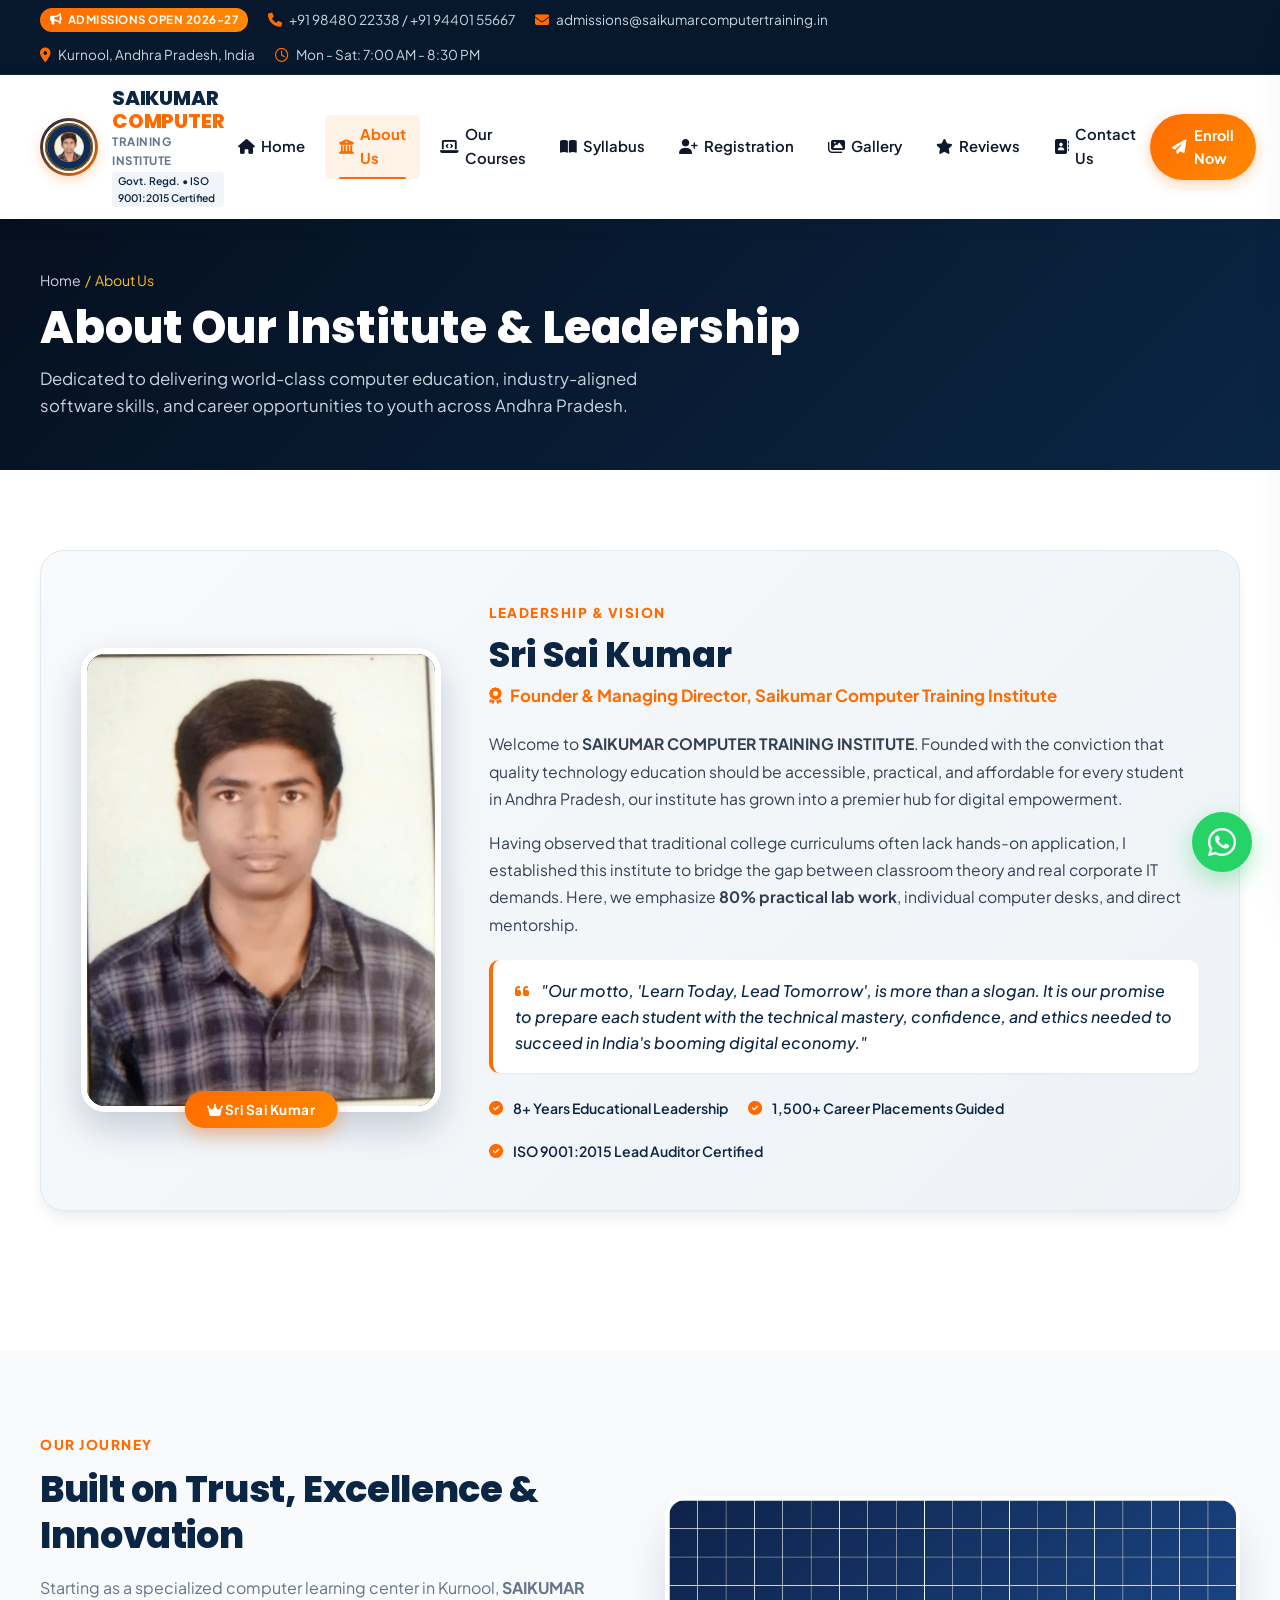
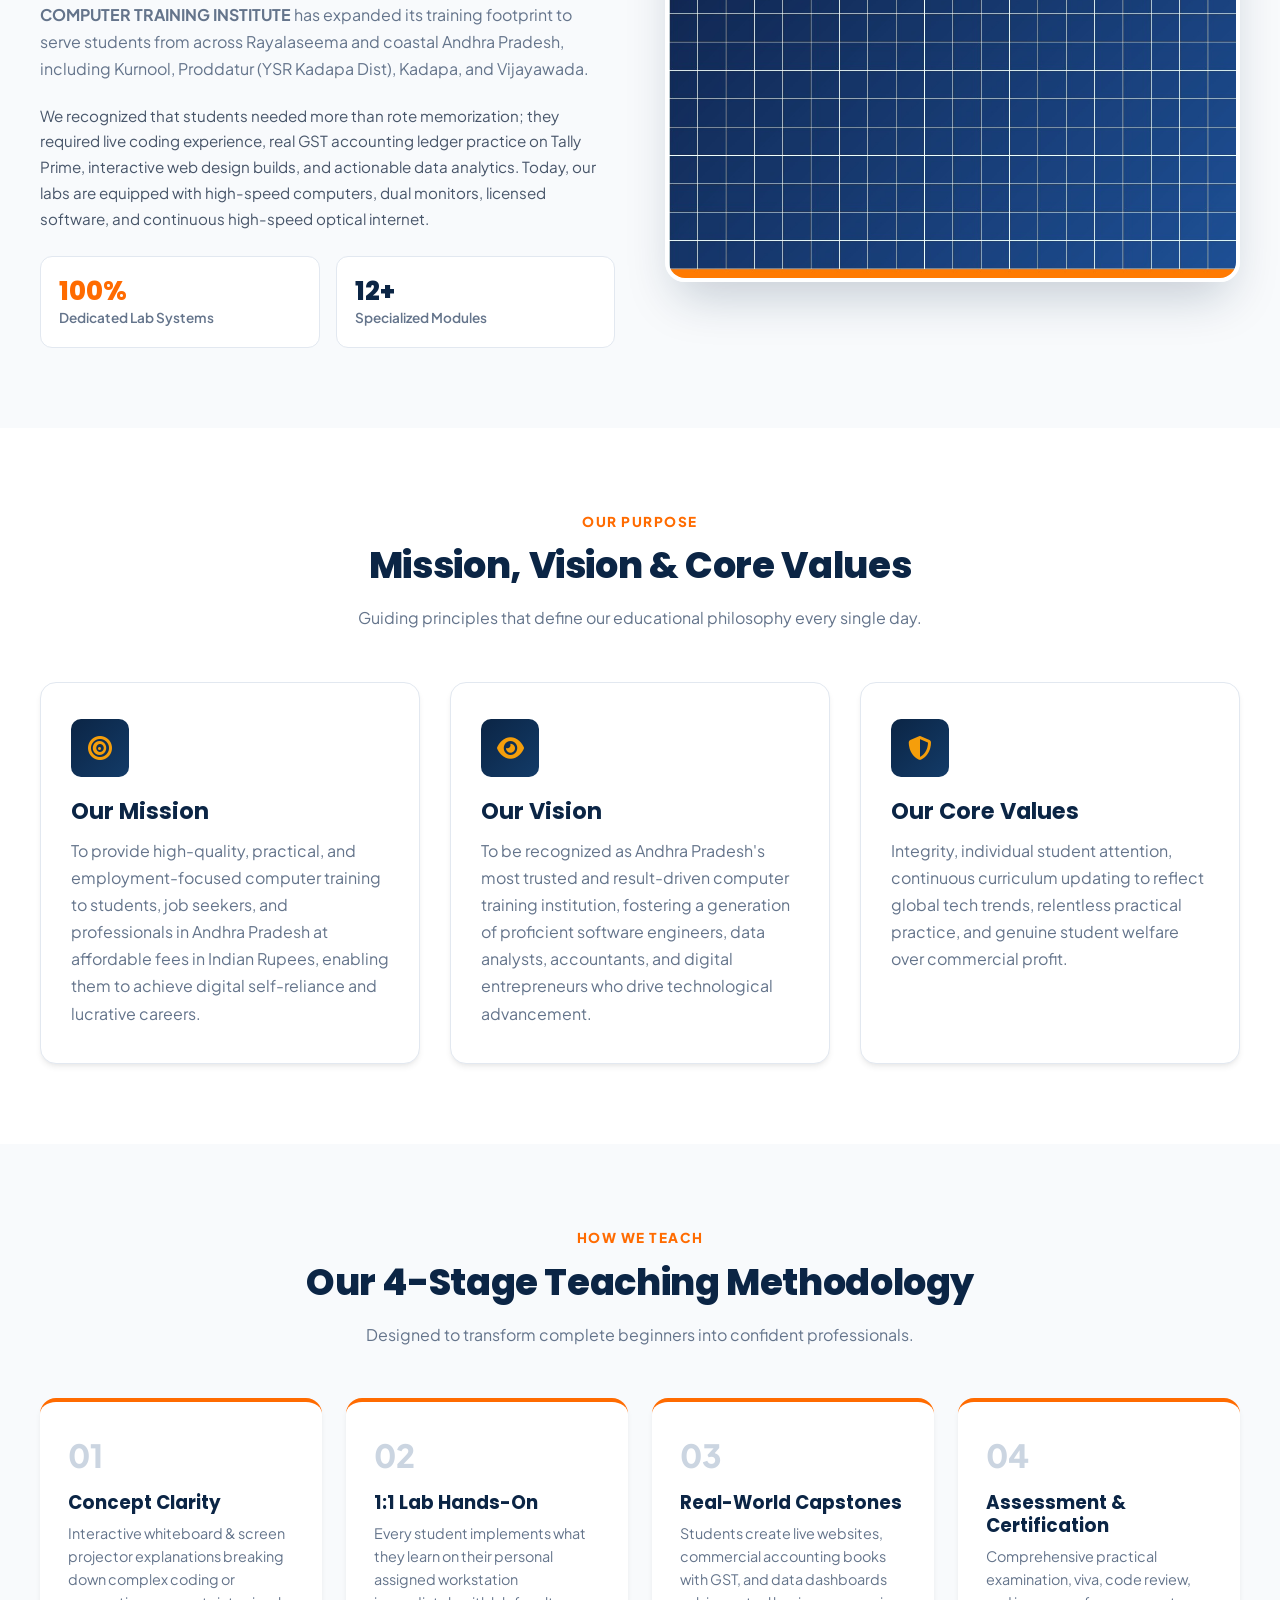
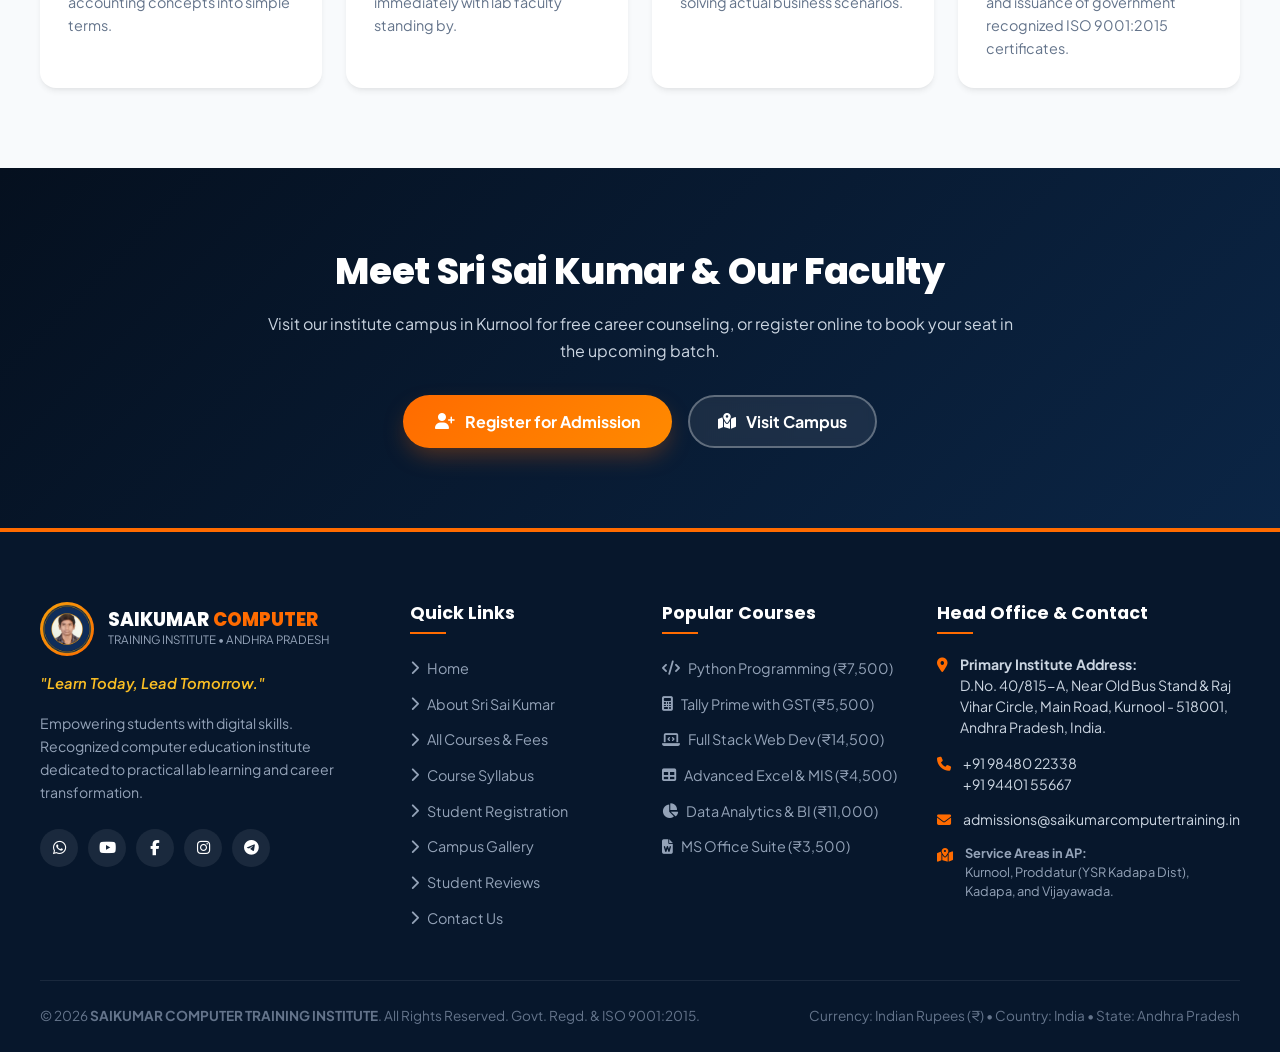
<file: saikumar-computer-institute/about.html>
<!DOCTYPE html>
<html lang="en">
<head>
  <meta charset="UTF-8">
  <meta name="viewport" content="width=device-width, initial-scale=1.0">
  <title>About Us | SAIKUMAR COMPUTER TRAINING INSTITUTE | Andhra Pradesh</title>
  <meta name="description" content="Discover the legacy of Saikumar Computer Training Institute, founded by Sri Sai Kumar. Learn about our mission, vision, 80% practical methodology, and modern lab infrastructure.">
  <link rel="icon" type="image/png" href="assets/images/favicon.png">
  <link rel="stylesheet" href="https://cdnjs.cloudflare.com/ajax/libs/font-awesome/6.5.1/css/all.min.css">
  <link rel="stylesheet" href="assets/css/style.css">
</head>
<body>

  <!-- TOP BAR -->
  <div class="top-bar">
    <div class="container top-bar-inner">
      <div class="top-bar-left">
        <span class="admission-badge"><i class="fa-solid fa-bullhorn"></i> Admissions Open 2026-27</span>
        <span class="top-bar-item"><i class="fa-solid fa-phone"></i> +91 98480 22338 / +91 94401 55667</span>
        <span class="top-bar-item"><i class="fa-solid fa-envelope"></i> admissions@saikumarcomputertraining.in</span>
      </div>
      <div class="top-bar-right">
        <span class="top-bar-item"><i class="fa-solid fa-location-dot"></i> Kurnool, Andhra Pradesh, India</span>
        <span class="top-bar-item"><i class="fa-regular fa-clock"></i> Mon - Sat: 7:00 AM - 8:30 PM</span>
      </div>
    </div>
  </div>

  <!-- MAIN NAVIGATION HEADER -->
  <header class="main-header">
    <div class="container nav-container">
      <a href="index.html" class="brand-link" title="Saikumar Computer Training Institute Home">
        <div class="brand-logo-frame">
          <img src="assets/images/institute-logo.png" alt="Sai Kumar Institute Logo" class="brand-logo-img">
        </div>
        <div class="brand-text">
          <div class="brand-title">SAIKUMAR <span>COMPUTER</span></div>
          <div class="brand-subtitle">TRAINING INSTITUTE</div>
          <span class="brand-tagline-badge">Govt. Regd. • ISO 9001:2015 Certified</span>
        </div>
      </a>

      <ul class="nav-menu">
        <li><a href="index.html" class="nav-link"><i class="fa-solid fa-house"></i> Home</a></li>
        <li><a href="about.html" class="nav-link active"><i class="fa-solid fa-university"></i> About Us</a></li>
        <li><a href="courses.html" class="nav-link"><i class="fa-solid fa-laptop-code"></i> Our Courses</a></li>
        <li><a href="course-details.html" class="nav-link"><i class="fa-solid fa-book-open"></i> Syllabus</a></li>
        <li><a href="registration.html" class="nav-link"><i class="fa-solid fa-user-plus"></i> Registration</a></li>
        <li><a href="gallery.html" class="nav-link"><i class="fa-solid fa-images"></i> Gallery</a></li>
        <li><a href="reviews.html" class="nav-link"><i class="fa-solid fa-star"></i> Reviews</a></li>
        <li><a href="contact.html" class="nav-link"><i class="fa-solid fa-address-book"></i> Contact Us</a></li>
      </ul>

      <div class="nav-actions">
        <a href="registration.html" class="btn-nav-enroll">
          <i class="fa-solid fa-paper-plane"></i> Enroll Now
        </a>
        <button class="mobile-toggle" id="mobileToggleBtn" aria-label="Open Navigation Menu">
          <i class="fa-solid fa-bars"></i>
        </button>
      </div>
    </div>
  </header>

  <!-- MOBILE NAVIGATION DRAWER -->
  <div class="mobile-overlay" id="mobileOverlay"></div>
  <div class="mobile-nav-panel" id="mobileNavPanel">
    <div class="mobile-header">
      <div class="brand-text">
        <div class="brand-title" style="font-size: 1.1rem;">SAIKUMAR <span>COMPUTER</span></div>
        <div class="brand-subtitle" style="font-size: 0.65rem;">TRAINING INSTITUTE</div>
      </div>
      <button class="mobile-close-btn" id="mobileCloseBtn"><i class="fa-solid fa-xmark"></i></button>
    </div>
    <ul class="mobile-menu-list">
      <li><a href="index.html" class="nav-link"><i class="fa-solid fa-house"></i> Home</a></li>
      <li><a href="about.html" class="nav-link active"><i class="fa-solid fa-university"></i> About Us</a></li>
      <li><a href="courses.html" class="nav-link"><i class="fa-solid fa-laptop-code"></i> Our Courses</a></li>
      <li><a href="course-details.html" class="nav-link"><i class="fa-solid fa-book-open"></i> Course Details & Syllabus</a></li>
      <li><a href="registration.html" class="nav-link"><i class="fa-solid fa-user-plus"></i> Student Registration</a></li>
      <li><a href="gallery.html" class="nav-link"><i class="fa-solid fa-images"></i> Campus Gallery</a></li>
      <li><a href="reviews.html" class="nav-link"><i class="fa-solid fa-star"></i> Student Reviews</a></li>
      <li><a href="contact.html" class="nav-link"><i class="fa-solid fa-address-book"></i> Contact Us</a></li>
    </ul>
    <div style="margin-top: auto; padding-top: 20px;">
      <a href="registration.html" class="btn-primary-orange" style="width: 100%; justify-content: center;">
        <i class="fa-solid fa-user-graduate"></i> Register Online
      </a>
    </div>
  </div>

  <!-- BREADCRUMB / HERO BANNER -->
  <section style="background: linear-gradient(135deg, var(--primary-deep), var(--primary-navy)); padding: 50px 0; color: #ffffff;">
    <div class="container">
      <div style="font-size: 0.88rem; color: #fbbf24; margin-bottom: 8px;">
        <a href="index.html" style="color: #cbd5e1;">Home</a> &nbsp;/&nbsp; About Us
      </div>
      <h1 style="font-size: 2.8rem; font-weight: 800; color: #ffffff;">About Our Institute & Leadership</h1>
      <p style="color: #cbd5e1; font-size: 1.05rem; max-width: 650px; margin-top: 10px;">
        Dedicated to delivering world-class computer education, industry-aligned software skills, and career opportunities to youth across Andhra Pradesh.
      </p>
    </div>
  </section>

  <!-- FOUNDER & MANAGING DIRECTOR SPOTLIGHT (WITH USER'S PHOTOGRAPH) -->
  <section class="section-padding bg-white">
    <div class="container">
      <div class="director-spotlight-section">
        <div class="director-grid">
          <!-- User's Photograph in Modern Executive Frame -->
          <div class="director-portrait-frame">
            <div class="director-img-container">
              <img src="assets/images/saikumar-director.jpg" alt="Sri Sai Kumar - Founder & Managing Director" class="director-photo-large">
            </div>
            <div class="director-badge-tag">
              <i class="fa-solid fa-crown"></i> Sri Sai Kumar
            </div>
          </div>

          <!-- Director Bio & Vision -->
          <div class="director-bio">
            <span class="section-subtitle">Leadership & Vision</span>
            <h2>Sri Sai Kumar</h2>
            <div class="director-designation">
              <i class="fa-solid fa-award"></i> Founder & Managing Director, Saikumar Computer Training Institute
            </div>

            <p>
              Welcome to <strong>SAIKUMAR COMPUTER TRAINING INSTITUTE</strong>. Founded with the conviction that quality technology education should be accessible, practical, and affordable for every student in Andhra Pradesh, our institute has grown into a premier hub for digital empowerment.
            </p>
            <p>
              Having observed that traditional college curriculums often lack hands-on application, I established this institute to bridge the gap between classroom theory and real corporate IT demands. Here, we emphasize <strong>80% practical lab work</strong>, individual computer desks, and direct mentorship.
            </p>

            <div class="director-quote">
              <i class="fa-solid fa-quote-left" style="color: var(--accent-orange); margin-right: 8px;"></i>
              "Our motto, <em>'Learn Today, Lead Tomorrow'</em>, is more than a slogan. It is our promise to prepare each student with the technical mastery, confidence, and ethics needed to succeed in India's booming digital economy."
            </div>

            <div class="director-credentials">
              <div class="cred-item">
                <i class="fa-solid fa-circle-check"></i> 8+ Years Educational Leadership
              </div>
              <div class="cred-item">
                <i class="fa-solid fa-circle-check"></i> 1,500+ Career Placements Guided
              </div>
              <div class="cred-item">
                <i class="fa-solid fa-circle-check"></i> ISO 9001:2015 Lead Auditor Certified
              </div>
            </div>
          </div>
        </div>
      </div>
    </div>
  </section>

  <!-- INSTITUTE HISTORY & FOUNDATION -->
  <section class="section-padding bg-slate">
    <div class="container">
      <div style="display: grid; grid-template-columns: 1fr 1fr; gap: 50px; align-items: center;">
        <div>
          <span class="section-subtitle">Our Journey</span>
          <h2 class="section-title">Built on Trust, Excellence & Innovation</h2>
          <p class="section-desc" style="margin-bottom: 20px;">
            Starting as a specialized computer learning center in Kurnool, <strong>SAIKUMAR COMPUTER TRAINING INSTITUTE</strong> has expanded its training footprint to serve students from across Rayalaseema and coastal Andhra Pradesh, including Kurnool, Proddatur (YSR Kadapa Dist), Kadapa, and Vijayawada.
          </p>
          <p style="color: #475569; font-size: 0.95rem; line-height: 1.7; margin-bottom: 20px;">
            We recognized that students needed more than rote memorization; they required live coding experience, real GST accounting ledger practice on Tally Prime, interactive web design builds, and actionable data analytics. Today, our labs are equipped with high-speed computers, dual monitors, licensed software, and continuous high-speed optical internet.
          </p>

          <div style="display: grid; grid-template-columns: 1fr 1fr; gap: 16px; margin-top: 24px;">
            <div style="background: #ffffff; padding: 18px; border-radius: 12px; border: 1px solid #e2e8f0;">
              <h4 style="font-size: 1.6rem; color: var(--accent-orange); font-weight: 800;">100%</h4>
              <p style="font-size: 0.85rem; color: #64748b; font-weight: 600;">Dedicated Lab Systems</p>
            </div>
            <div style="background: #ffffff; padding: 18px; border-radius: 12px; border: 1px solid #e2e8f0;">
              <h4 style="font-size: 1.6rem; color: var(--primary-navy); font-weight: 800;">12+</h4>
              <p style="font-size: 0.85rem; color: #64748b; font-weight: 600;">Specialized Modules</p>
            </div>
          </div>
        </div>

        <div>
          <img src="assets/images/gallery-lab-1.jpg" alt="Computer Lab Facilities" style="border-radius: 20px; box-shadow: var(--shadow-xl); border: 4px solid #ffffff;">
        </div>
      </div>
    </div>
  </section>

  <!-- MISSION & VISION -->
  <section class="section-padding bg-white">
    <div class="container">
      <div class="section-header">
        <span class="section-subtitle">Our Purpose</span>
        <h2 class="section-title">Mission, Vision & Core Values</h2>
        <p class="section-desc">Guiding principles that define our educational philosophy every single day.</p>
      </div>

      <div class="mv-grid">
        <div class="mv-card">
          <div class="mv-icon"><i class="fa-solid fa-bullseye"></i></div>
          <h3>Our Mission</h3>
          <p>
            To provide high-quality, practical, and employment-focused computer training to students, job seekers, and professionals in Andhra Pradesh at affordable fees in Indian Rupees, enabling them to achieve digital self-reliance and lucrative careers.
          </p>
        </div>

        <div class="mv-card">
          <div class="mv-icon"><i class="fa-solid fa-eye"></i></div>
          <h3>Our Vision</h3>
          <p>
            To be recognized as Andhra Pradesh's most trusted and result-driven computer training institution, fostering a generation of proficient software engineers, data analysts, accountants, and digital entrepreneurs who drive technological advancement.
          </p>
        </div>

        <div class="mv-card">
          <div class="mv-icon"><i class="fa-solid fa-shield-halved"></i></div>
          <h3>Our Core Values</h3>
          <p>
            Integrity, individual student attention, continuous curriculum updating to reflect global tech trends, relentless practical practice, and genuine student welfare over commercial profit.
          </p>
        </div>
      </div>
    </div>
  </section>

  <!-- TEACHING METHODOLOGY -->
  <section class="section-padding bg-slate">
    <div class="container">
      <div class="section-header">
        <span class="section-subtitle">How We Teach</span>
        <h2 class="section-title">Our 4-Stage Teaching Methodology</h2>
        <p class="section-desc">Designed to transform complete beginners into confident professionals.</p>
      </div>

      <div style="display: grid; grid-template-columns: repeat(auto-fit, minmax(260px, 1fr)); gap: 24px;">
        <div style="background: #ffffff; padding: 28px; border-radius: 16px; border-top: 4px solid var(--accent-orange); box-shadow: var(--shadow-sm);">
          <div style="font-size: 2rem; font-weight: 800; color: #cbd5e1; margin-bottom: 10px;">01</div>
          <h4 style="font-size: 1.15rem; color: var(--primary-navy); margin-bottom: 8px;">Concept Clarity</h4>
          <p style="font-size: 0.9rem; color: #64748b; line-height: 1.6;">
            Interactive whiteboard & screen projector explanations breaking down complex coding or accounting concepts into simple terms.
          </p>
        </div>

        <div style="background: #ffffff; padding: 28px; border-radius: 16px; border-top: 4px solid var(--accent-orange); box-shadow: var(--shadow-sm);">
          <div style="font-size: 2rem; font-weight: 800; color: #cbd5e1; margin-bottom: 10px;">02</div>
          <h4 style="font-size: 1.15rem; color: var(--primary-navy); margin-bottom: 8px;">1:1 Lab Hands-On</h4>
          <p style="font-size: 0.9rem; color: #64748b; line-height: 1.6;">
            Every student implements what they learn on their personal assigned workstation immediately with lab faculty standing by.
          </p>
        </div>

        <div style="background: #ffffff; padding: 28px; border-radius: 16px; border-top: 4px solid var(--accent-orange); box-shadow: var(--shadow-sm);">
          <div style="font-size: 2rem; font-weight: 800; color: #cbd5e1; margin-bottom: 10px;">03</div>
          <h4 style="font-size: 1.15rem; color: var(--primary-navy); margin-bottom: 8px;">Real-World Capstones</h4>
          <p style="font-size: 0.9rem; color: #64748b; line-height: 1.6;">
            Students create live websites, commercial accounting books with GST, and data dashboards solving actual business scenarios.
          </p>
        </div>

        <div style="background: #ffffff; padding: 28px; border-radius: 16px; border-top: 4px solid var(--accent-orange); box-shadow: var(--shadow-sm);">
          <div style="font-size: 2rem; font-weight: 800; color: #cbd5e1; margin-bottom: 10px;">04</div>
          <h4 style="font-size: 1.15rem; color: var(--primary-navy); margin-bottom: 8px;">Assessment & Certification</h4>
          <p style="font-size: 0.9rem; color: #64748b; line-height: 1.6;">
            Comprehensive practical examination, viva, code review, and issuance of government recognized ISO 9001:2015 certificates.
          </p>
        </div>
      </div>
    </div>
  </section>

  <!-- CTA STRIP -->
  <section class="section-padding bg-navy" style="background: linear-gradient(135deg, var(--primary-deep), var(--primary-navy));">
    <div class="container" style="text-align: center; max-width: 800px;">
      <h2 class="section-title text-white" style="font-size: 2.3rem;">Meet Sri Sai Kumar & Our Faculty</h2>
      <p class="section-desc text-light" style="margin-bottom: 30px;">
        Visit our institute campus in Kurnool for free career counseling, or register online to book your seat in the upcoming batch.
      </p>
      <div style="display: flex; gap: 16px; justify-content: center; flex-wrap: wrap;">
        <a href="registration.html" class="btn-primary-orange">
          <i class="fa-solid fa-user-plus"></i> Register for Admission
        </a>
        <a href="contact.html" class="btn-outline-white">
          <i class="fa-solid fa-map-location-dot"></i> Visit Campus
        </a>
      </div>
    </div>
  </section>

  <!-- MAIN FOOTER -->
  <footer class="main-footer">
    <div class="container">
      <div class="footer-grid">
        <div class="footer-brand-wrap">
          <div class="footer-logo-block">
            <div class="footer-logo-frame">
              <img src="assets/images/institute-logo.png" alt="Sai Kumar Institute Logo" class="footer-logo-img">
            </div>
            <div class="footer-brand-text">
              <h4>SAIKUMAR <span>COMPUTER</span></h4>
              <p>Training Institute • Andhra Pradesh</p>
            </div>
          </div>
          <div class="footer-tagline">"Learn Today, Lead Tomorrow."</div>
          <p class="footer-desc">
            Empowering students with digital skills. Recognized computer education institute dedicated to practical lab learning and career transformation.
          </p>
          <div class="footer-social-links">
            <a href="https://wa.me/919848022338" target="_blank" class="social-icon-btn" title="WhatsApp"><i class="fa-brands fa-whatsapp"></i></a>
            <a href="#" class="social-icon-btn" title="YouTube"><i class="fa-brands fa-youtube"></i></a>
            <a href="#" class="social-icon-btn" title="Facebook"><i class="fa-brands fa-facebook-f"></i></a>
            <a href="#" class="social-icon-btn" title="Instagram"><i class="fa-brands fa-instagram"></i></a>
            <a href="#" class="social-icon-btn" title="Telegram"><i class="fa-brands fa-telegram"></i></a>
          </div>
        </div>

        <div class="footer-col">
          <h5>Quick Links</h5>
          <ul class="footer-links-list">
            <li><a href="index.html"><i class="fa-solid fa-chevron-right"></i> Home</a></li>
            <li><a href="about.html"><i class="fa-solid fa-chevron-right"></i> About Sri Sai Kumar</a></li>
            <li><a href="courses.html"><i class="fa-solid fa-chevron-right"></i> All Courses & Fees</a></li>
            <li><a href="course-details.html"><i class="fa-solid fa-chevron-right"></i> Course Syllabus</a></li>
            <li><a href="registration.html"><i class="fa-solid fa-chevron-right"></i> Student Registration</a></li>
            <li><a href="gallery.html"><i class="fa-solid fa-chevron-right"></i> Campus Gallery</a></li>
            <li><a href="reviews.html"><i class="fa-solid fa-chevron-right"></i> Student Reviews</a></li>
            <li><a href="contact.html"><i class="fa-solid fa-chevron-right"></i> Contact Us</a></li>
          </ul>
        </div>

        <div class="footer-col">
          <h5>Popular Courses</h5>
          <ul class="footer-links-list">
            <li><a href="course-details.html?course=python-programming"><i class="fa-solid fa-code"></i> Python Programming (₹7,500)</a></li>
            <li><a href="course-details.html?course=tally-prime"><i class="fa-solid fa-calculator"></i> Tally Prime with GST (₹5,500)</a></li>
            <li><a href="course-details.html?course=fullstack-development"><i class="fa-solid fa-laptop-code"></i> Full Stack Web Dev (₹14,500)</a></li>
            <li><a href="course-details.html?course=advanced-excel"><i class="fa-solid fa-table"></i> Advanced Excel & MIS (₹4,500)</a></li>
            <li><a href="course-details.html?course=data-analytics"><i class="fa-solid fa-chart-pie"></i> Data Analytics & BI (₹11,000)</a></li>
            <li><a href="course-details.html?course=ms-office"><i class="fa-solid fa-file-word"></i> MS Office Suite (₹3,500)</a></li>
          </ul>
        </div>

        <div class="footer-col">
          <h5>Head Office & Contact</h5>
          <ul class="footer-contact-info">
            <li>
              <i class="fa-solid fa-location-dot"></i>
              <div>
                <strong>Primary Institute Address:</strong><br>
                D.No. 40/815-A, Near Old Bus Stand & Raj Vihar Circle, Main Road, Kurnool - 518001, Andhra Pradesh, India.
              </div>
            </li>
            <li>
              <i class="fa-solid fa-phone"></i>
              <div>
                +91 98480 22338<br>
                +91 94401 55667
              </div>
            </li>
            <li>
              <i class="fa-solid fa-envelope"></i>
              <div>admissions@saikumarcomputertraining.in</div>
            </li>
            <li>
              <i class="fa-solid fa-map-location-dot"></i>
              <div style="font-size: 0.8rem; color: #94a3b8;">
                <strong>Service Areas in AP:</strong><br>
                Kurnool, Proddatur (YSR Kadapa Dist), Kadapa, and Vijayawada.
              </div>
            </li>
          </ul>
        </div>
      </div>

      <div class="footer-bottom">
        <div>
          © 2026 <strong>SAIKUMAR COMPUTER TRAINING INSTITUTE</strong>. All Rights Reserved. Govt. Regd. & ISO 9001:2015.
        </div>
        <div>
          Currency: Indian Rupees (₹) • Country: India • State: Andhra Pradesh
        </div>
      </div>
    </div>
  </footer>

  <a href="https://wa.me/919848022338?text=Hello%20Saikumar%20Institute%2C%20I%20am%20interested%20in%20courses." target="_blank" class="whatsapp-float" title="Chat on WhatsApp">
    <i class="fa-brands fa-whatsapp"></i>
  </a>
  <button class="back-to-top" id="backToTopBtn" title="Back to top">
    <i class="fa-solid fa-arrow-up"></i>
  </button>

  <script src="assets/js/courses-data.js"></script>
  <script src="assets/js/main.js"></script>
</body>
</html>
</file>
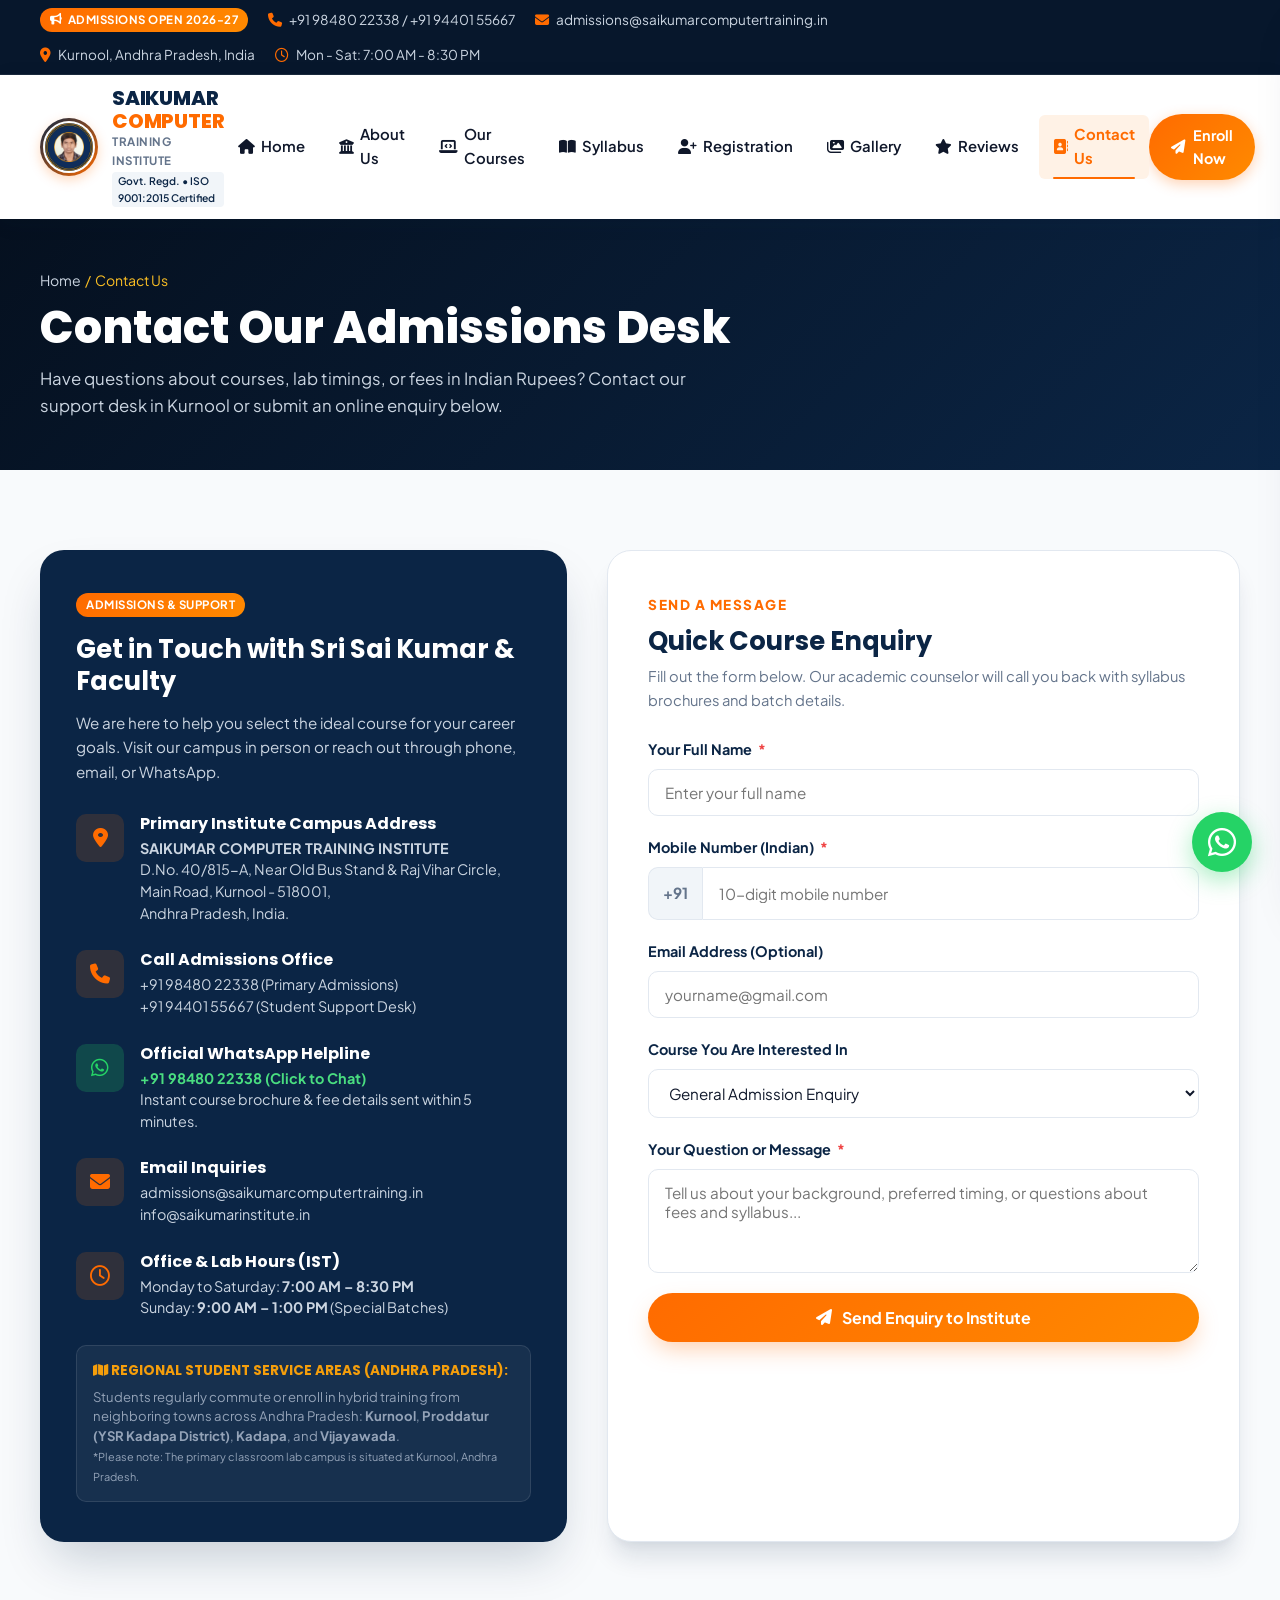
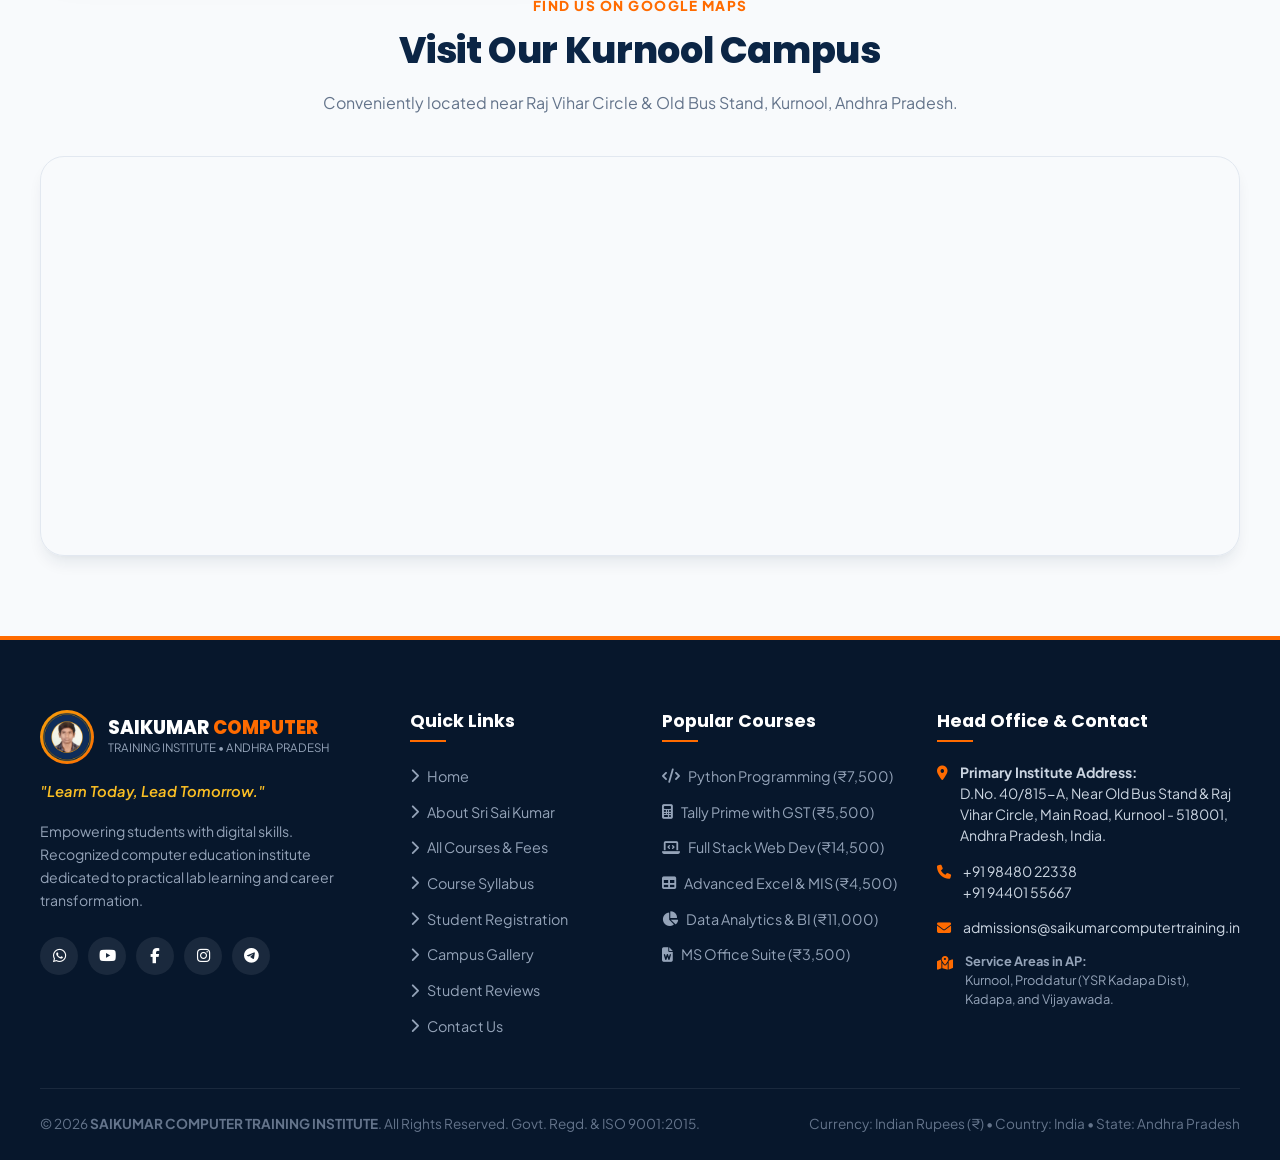
<file: saikumar-computer-institute/contact.html>
<!DOCTYPE html>
<html lang="en">
<head>
  <meta charset="UTF-8">
  <meta name="viewport" content="width=device-width, initial-scale=1.0">
  <title>Contact Us & Institute Address | SAIKUMAR COMPUTER TRAINING INSTITUTE</title>
  <meta name="description" content="Get in touch with Saikumar Computer Training Institute in Kurnool, Andhra Pradesh. Contact numbers (+91), email, Google Maps directions, and online enquiry form.">
  <link rel="icon" type="image/png" href="assets/images/favicon.png">
  <link rel="stylesheet" href="https://cdnjs.cloudflare.com/ajax/libs/font-awesome/6.5.1/css/all.min.css">
  <link rel="stylesheet" href="assets/css/style.css">
</head>
<body>

  <!-- TOP BAR -->
  <div class="top-bar">
    <div class="container top-bar-inner">
      <div class="top-bar-left">
        <span class="admission-badge"><i class="fa-solid fa-bullhorn"></i> Admissions Open 2026-27</span>
        <span class="top-bar-item"><i class="fa-solid fa-phone"></i> +91 98480 22338 / +91 94401 55667</span>
        <span class="top-bar-item"><i class="fa-solid fa-envelope"></i> admissions@saikumarcomputertraining.in</span>
      </div>
      <div class="top-bar-right">
        <span class="top-bar-item"><i class="fa-solid fa-location-dot"></i> Kurnool, Andhra Pradesh, India</span>
        <span class="top-bar-item"><i class="fa-regular fa-clock"></i> Mon - Sat: 7:00 AM - 8:30 PM</span>
      </div>
    </div>
  </div>

  <!-- MAIN NAVIGATION HEADER -->
  <header class="main-header">
    <div class="container nav-container">
      <a href="index.html" class="brand-link" title="Saikumar Computer Training Institute Home">
        <div class="brand-logo-frame">
          <img src="assets/images/institute-logo.png" alt="Sai Kumar Institute Logo" class="brand-logo-img">
        </div>
        <div class="brand-text">
          <div class="brand-title">SAIKUMAR <span>COMPUTER</span></div>
          <div class="brand-subtitle">TRAINING INSTITUTE</div>
          <span class="brand-tagline-badge">Govt. Regd. • ISO 9001:2015 Certified</span>
        </div>
      </a>

      <ul class="nav-menu">
        <li><a href="index.html" class="nav-link"><i class="fa-solid fa-house"></i> Home</a></li>
        <li><a href="about.html" class="nav-link"><i class="fa-solid fa-university"></i> About Us</a></li>
        <li><a href="courses.html" class="nav-link"><i class="fa-solid fa-laptop-code"></i> Our Courses</a></li>
        <li><a href="course-details.html" class="nav-link"><i class="fa-solid fa-book-open"></i> Syllabus</a></li>
        <li><a href="registration.html" class="nav-link"><i class="fa-solid fa-user-plus"></i> Registration</a></li>
        <li><a href="gallery.html" class="nav-link"><i class="fa-solid fa-images"></i> Gallery</a></li>
        <li><a href="reviews.html" class="nav-link"><i class="fa-solid fa-star"></i> Reviews</a></li>
        <li><a href="contact.html" class="nav-link active"><i class="fa-solid fa-address-book"></i> Contact Us</a></li>
      </ul>

      <div class="nav-actions">
        <a href="registration.html" class="btn-nav-enroll">
          <i class="fa-solid fa-paper-plane"></i> Enroll Now
        </a>
        <button class="mobile-toggle" id="mobileToggleBtn" aria-label="Open Navigation Menu">
          <i class="fa-solid fa-bars"></i>
        </button>
      </div>
    </div>
  </header>

  <!-- MOBILE NAVIGATION DRAWER -->
  <div class="mobile-overlay" id="mobileOverlay"></div>
  <div class="mobile-nav-panel" id="mobileNavPanel">
    <div class="mobile-header">
      <div class="brand-text">
        <div class="brand-title" style="font-size: 1.1rem;">SAIKUMAR <span>COMPUTER</span></div>
        <div class="brand-subtitle" style="font-size: 0.65rem;">TRAINING INSTITUTE</div>
      </div>
      <button class="mobile-close-btn" id="mobileCloseBtn"><i class="fa-solid fa-xmark"></i></button>
    </div>
    <ul class="mobile-menu-list">
      <li><a href="index.html" class="nav-link"><i class="fa-solid fa-house"></i> Home</a></li>
      <li><a href="about.html" class="nav-link"><i class="fa-solid fa-university"></i> About Us</a></li>
      <li><a href="courses.html" class="nav-link"><i class="fa-solid fa-laptop-code"></i> Our Courses</a></li>
      <li><a href="course-details.html" class="nav-link"><i class="fa-solid fa-book-open"></i> Course Details & Syllabus</a></li>
      <li><a href="registration.html" class="nav-link"><i class="fa-solid fa-user-plus"></i> Student Registration</a></li>
      <li><a href="gallery.html" class="nav-link"><i class="fa-solid fa-images"></i> Campus Gallery</a></li>
      <li><a href="reviews.html" class="nav-link"><i class="fa-solid fa-star"></i> Student Reviews</a></li>
      <li><a href="contact.html" class="nav-link active"><i class="fa-solid fa-address-book"></i> Contact Us</a></li>
    </ul>
  </div>

  <!-- HERO BANNER -->
  <section style="background: linear-gradient(135deg, var(--primary-deep), var(--primary-navy)); padding: 50px 0; color: #ffffff;">
    <div class="container">
      <div style="font-size: 0.88rem; color: #fbbf24; margin-bottom: 8px;">
        <a href="index.html" style="color: #cbd5e1;">Home</a> &nbsp;/&nbsp; Contact Us
      </div>
      <h1 style="font-size: 2.8rem; font-weight: 800; color: #ffffff;">Contact Our Admissions Desk</h1>
      <p style="color: #cbd5e1; font-size: 1.05rem; max-width: 680px; margin-top: 10px;">
        Have questions about courses, lab timings, or fees in Indian Rupees? Contact our support desk in Kurnool or submit an online enquiry below.
      </p>
    </div>
  </section>

  <!-- CONTACT CONTENT SECTION -->
  <section class="section-padding bg-slate">
    <div class="container">
      <div class="contact-grid">

        <!-- Left: Official Institute Contact Information -->
        <div class="contact-info-panel">
          <span class="admission-badge" style="margin-bottom: 16px;">Admissions & Support</span>
          <h3>Get in Touch with Sri Sai Kumar & Faculty</h3>
          <p class="intro">
            We are here to help you select the ideal course for your career goals. Visit our campus in person or reach out through phone, email, or WhatsApp.
          </p>

          <!-- Primary Address -->
          <div class="contact-item-row">
            <div class="contact-icon-box"><i class="fa-solid fa-location-dot"></i></div>
            <div class="contact-item-content">
              <h5>Primary Institute Campus Address</h5>
              <p>
                <strong>SAIKUMAR COMPUTER TRAINING INSTITUTE</strong><br>
                D.No. 40/815-A, Near Old Bus Stand & Raj Vihar Circle,<br>
                Main Road, Kurnool - 518001,<br>
                Andhra Pradesh, India.
              </p>
            </div>
          </div>

          <!-- Phone Numbers -->
          <div class="contact-item-row">
            <div class="contact-icon-box"><i class="fa-solid fa-phone"></i></div>
            <div class="contact-item-content">
              <h5>Call Admissions Office</h5>
              <p>
                <a href="tel:+919848022338">+91 98480 22338</a> (Primary Admissions)<br>
                <a href="tel:+919440155667">+91 94401 55667</a> (Student Support Desk)
              </p>
            </div>
          </div>

          <!-- WhatsApp Direct -->
          <div class="contact-item-row">
            <div class="contact-icon-box" style="background: rgba(37, 211, 102, 0.2); color: #25d366;">
              <i class="fa-brands fa-whatsapp"></i>
            </div>
            <div class="contact-item-content">
              <h5>Official WhatsApp Helpline</h5>
              <p>
                <a href="https://wa.me/919848022338?text=Hello%20Saikumar%20Computer%20Training%20Institute%2C%20I%20have%20an%20enquiry." target="_blank" style="color: #4ade80; font-weight: 700;">
                  +91 98480 22338 (Click to Chat)
                </a><br>
                Instant course brochure & fee details sent within 5 minutes.
              </p>
            </div>
          </div>

          <!-- Email -->
          <div class="contact-item-row">
            <div class="contact-icon-box"><i class="fa-solid fa-envelope"></i></div>
            <div class="contact-item-content">
              <h5>Email Inquiries</h5>
              <p>
                <a href="mailto:admissions@saikumarcomputertraining.in">admissions@saikumarcomputertraining.in</a><br>
                <a href="mailto:info@saikumarinstitute.in">info@saikumarinstitute.in</a>
              </p>
            </div>
          </div>

          <!-- Operating Hours -->
          <div class="contact-item-row">
            <div class="contact-icon-box"><i class="fa-regular fa-clock"></i></div>
            <div class="contact-item-content">
              <h5>Office & Lab Hours (IST)</h5>
              <p>
                Monday to Saturday: <strong>7:00 AM – 8:30 PM</strong><br>
                Sunday: <strong>9:00 AM – 1:00 PM</strong> (Special Batches)
              </p>
            </div>
          </div>

          <!-- Service Areas Clarification (Sample Locations) -->
          <div class="contact-service-areas">
            <h6><i class="fa-solid fa-map"></i> Regional Student Service Areas (Andhra Pradesh):</h6>
            <p>
              Students regularly commute or enroll in hybrid training from neighboring towns across Andhra Pradesh:
              <strong>Kurnool</strong>, <strong>Proddatur (YSR Kadapa District)</strong>, <strong>Kadapa</strong>, and <strong>Vijayawada</strong>.
              <br><small style="color: #94a3b8;">*Please note: The primary classroom lab campus is situated at Kurnool, Andhra Pradesh.</small>
            </p>
          </div>

        </div>

        <!-- Right: Contact Enquiry Form -->
        <div class="contact-form-card">
          <span class="section-subtitle">Send a Message</span>
          <h3>Quick Course Enquiry</h3>
          <p>Fill out the form below. Our academic counselor will call you back with syllabus brochures and batch details.</p>

          <form id="contactEnquiryForm" novalidate>
            <div class="form-group">
              <label for="contactName" class="form-label">Your Full Name <span class="req">*</span></label>
              <input type="text" id="contactName" class="form-control" placeholder="Enter your full name" required>
            </div>

            <div class="form-group">
              <label for="contactMobile" class="form-label">Mobile Number (Indian) <span class="req">*</span></label>
              <div class="input-with-prefix">
                <span class="input-prefix">+91</span>
                <input type="tel" id="contactMobile" class="form-control" placeholder="10-digit mobile number" maxlength="10" required>
              </div>
            </div>

            <div class="form-group">
              <label for="contactEmail" class="form-label">Email Address (Optional)</label>
              <input type="email" id="contactEmail" class="form-control" placeholder="yourname@gmail.com">
            </div>

            <div class="form-group">
              <label for="contactCourse" class="form-label">Course You Are Interested In</label>
              <select id="contactCourse" class="form-control">
                <option value="General Admission Enquiry">General Admission Enquiry</option>
                <option value="Python Programming (₹7,500)">Python Programming (₹7,500)</option>
                <option value="Full Stack Web Development (₹14,500)">Full Stack Web Development (₹14,500)</option>
                <option value="Tally Prime with GST (₹5,500)">Tally Prime with GST (₹5,500)</option>
                <option value="Advanced Excel & MIS (₹4,500)">Advanced Excel & MIS (₹4,500)</option>
                <option value="Data Analytics with Power BI (₹11,000)">Data Analytics with Power BI (₹11,000)</option>
                <option value="MS Office Suite (₹3,500)">MS Office Suite (₹3,500)</option>
                <option value="Web Development HTML/CSS/JS (₹6,500)">Web Development HTML/CSS/JS (₹6,500)</option>
                <option value="Java Programming (₹8,000)">Java Programming (₹8,000)</option>
                <option value="C and C++ Programming (₹4,500)">C and C++ Programming (₹4,500)</option>
                <option value="SQL & Databases (₹4,500)">SQL & Databases (₹4,500)</option>
                <option value="Digital Marketing (₹6,000)">Digital Marketing (₹6,000)</option>
                <option value="Computer Fundamentals (₹2,500)">Computer Fundamentals (₹2,500)</option>
              </select>
            </div>

            <div class="form-group">
              <label for="contactMessage" class="form-label">Your Question or Message <span class="req">*</span></label>
              <textarea id="contactMessage" class="form-control" rows="4" placeholder="Tell us about your background, preferred timing, or questions about fees and syllabus..." required></textarea>
            </div>

            <button type="submit" class="btn-primary-orange" id="contactSubmitBtn" style="width: 100%; justify-content: center; padding: 14px;">
              <i class="fa-solid fa-paper-plane"></i> Send Enquiry to Institute
            </button>
          </form>

        </div>

      </div>

      <!-- Google Maps Embed Section (Kurnool, Andhra Pradesh, India) -->
      <div style="margin-top: 50px;">
        <div style="text-align: center; margin-bottom: 24px;">
          <span class="section-subtitle">Find Us On Google Maps</span>
          <h2 class="section-title">Visit Our Kurnool Campus</h2>
          <p class="section-desc">Conveniently located near Raj Vihar Circle & Old Bus Stand, Kurnool, Andhra Pradesh.</p>
        </div>

        <div class="map-container">
          <iframe 
            src="https://www.google.com/maps/embed?pb=!1m18!1m12!1m3!1d61537.47271428236!2d78.00693521953124!3d15.828125500000002!2m3!1f0!2f0!3f0!3m2!1i1024!2i768!4f13.1!3m3!1m2!1s0x3bb5e76d917f8b9d%3A0xc39f880f76906a2!2sKurnool%2C%20Andhra%20Pradesh!5e0!3m2!1sen!2sin!4v1700000000000!5m2!1sen!2sin"
            allowfullscreen="" 
            loading="lazy" 
            referrerpolicy="no-referrer-when-downgrade"
            title="Saikumar Computer Training Institute Location Map">
          </iframe>
        </div>
      </div>

    </div>
  </section>

  <!-- MAIN FOOTER -->
  <footer class="main-footer">
    <div class="container">
      <div class="footer-grid">
        <div class="footer-brand-wrap">
          <div class="footer-logo-block">
            <div class="footer-logo-frame">
              <img src="assets/images/institute-logo.png" alt="Sai Kumar Institute Logo" class="footer-logo-img">
            </div>
            <div class="footer-brand-text">
              <h4>SAIKUMAR <span>COMPUTER</span></h4>
              <p>Training Institute • Andhra Pradesh</p>
            </div>
          </div>
          <div class="footer-tagline">"Learn Today, Lead Tomorrow."</div>
          <p class="footer-desc">
            Empowering students with digital skills. Recognized computer education institute dedicated to practical lab learning and career transformation.
          </p>
          <div class="footer-social-links">
            <a href="https://wa.me/919848022338" target="_blank" class="social-icon-btn" title="WhatsApp"><i class="fa-brands fa-whatsapp"></i></a>
            <a href="#" class="social-icon-btn" title="YouTube"><i class="fa-brands fa-youtube"></i></a>
            <a href="#" class="social-icon-btn" title="Facebook"><i class="fa-brands fa-facebook-f"></i></a>
            <a href="#" class="social-icon-btn" title="Instagram"><i class="fa-brands fa-instagram"></i></a>
            <a href="#" class="social-icon-btn" title="Telegram"><i class="fa-brands fa-telegram"></i></a>
          </div>
        </div>

        <div class="footer-col">
          <h5>Quick Links</h5>
          <ul class="footer-links-list">
            <li><a href="index.html"><i class="fa-solid fa-chevron-right"></i> Home</a></li>
            <li><a href="about.html"><i class="fa-solid fa-chevron-right"></i> About Sri Sai Kumar</a></li>
            <li><a href="courses.html"><i class="fa-solid fa-chevron-right"></i> All Courses & Fees</a></li>
            <li><a href="course-details.html"><i class="fa-solid fa-chevron-right"></i> Course Syllabus</a></li>
            <li><a href="registration.html"><i class="fa-solid fa-chevron-right"></i> Student Registration</a></li>
            <li><a href="gallery.html"><i class="fa-solid fa-chevron-right"></i> Campus Gallery</a></li>
            <li><a href="reviews.html"><i class="fa-solid fa-chevron-right"></i> Student Reviews</a></li>
            <li><a href="contact.html"><i class="fa-solid fa-chevron-right"></i> Contact Us</a></li>
          </ul>
        </div>

        <div class="footer-col">
          <h5>Popular Courses</h5>
          <ul class="footer-links-list">
            <li><a href="course-details.html?course=python-programming"><i class="fa-solid fa-code"></i> Python Programming (₹7,500)</a></li>
            <li><a href="course-details.html?course=tally-prime"><i class="fa-solid fa-calculator"></i> Tally Prime with GST (₹5,500)</a></li>
            <li><a href="course-details.html?course=fullstack-development"><i class="fa-solid fa-laptop-code"></i> Full Stack Web Dev (₹14,500)</a></li>
            <li><a href="course-details.html?course=advanced-excel"><i class="fa-solid fa-table"></i> Advanced Excel & MIS (₹4,500)</a></li>
            <li><a href="course-details.html?course=data-analytics"><i class="fa-solid fa-chart-pie"></i> Data Analytics & BI (₹11,000)</a></li>
            <li><a href="course-details.html?course=ms-office"><i class="fa-solid fa-file-word"></i> MS Office Suite (₹3,500)</a></li>
          </ul>
        </div>

        <div class="footer-col">
          <h5>Head Office & Contact</h5>
          <ul class="footer-contact-info">
            <li>
              <i class="fa-solid fa-location-dot"></i>
              <div>
                <strong>Primary Institute Address:</strong><br>
                D.No. 40/815-A, Near Old Bus Stand & Raj Vihar Circle, Main Road, Kurnool - 518001, Andhra Pradesh, India.
              </div>
            </li>
            <li>
              <i class="fa-solid fa-phone"></i>
              <div>
                +91 98480 22338<br>
                +91 94401 55667
              </div>
            </li>
            <li>
              <i class="fa-solid fa-envelope"></i>
              <div>admissions@saikumarcomputertraining.in</div>
            </li>
            <li>
              <i class="fa-solid fa-map-location-dot"></i>
              <div style="font-size: 0.8rem; color: #94a3b8;">
                <strong>Service Areas in AP:</strong><br>
                Kurnool, Proddatur (YSR Kadapa Dist), Kadapa, and Vijayawada.
              </div>
            </li>
          </ul>
        </div>
      </div>

      <div class="footer-bottom">
        <div>
          © 2026 <strong>SAIKUMAR COMPUTER TRAINING INSTITUTE</strong>. All Rights Reserved. Govt. Regd. & ISO 9001:2015.
        </div>
        <div>
          Currency: Indian Rupees (₹) • Country: India • State: Andhra Pradesh
        </div>
      </div>
    </div>
  </footer>

  <a href="https://wa.me/919848022338?text=Hello%20Saikumar%20Institute%2C%20I%20want%20to%20visit%20the%20campus." target="_blank" class="whatsapp-float" title="Chat on WhatsApp">
    <i class="fa-brands fa-whatsapp"></i>
  </a>
  <button class="back-to-top" id="backToTopBtn" title="Back to top">
    <i class="fa-solid fa-arrow-up"></i>
  </button>

  <script src="assets/js/courses-data.js"></script>
  <script src="assets/js/main.js"></script>
</body>
</html>
</file>
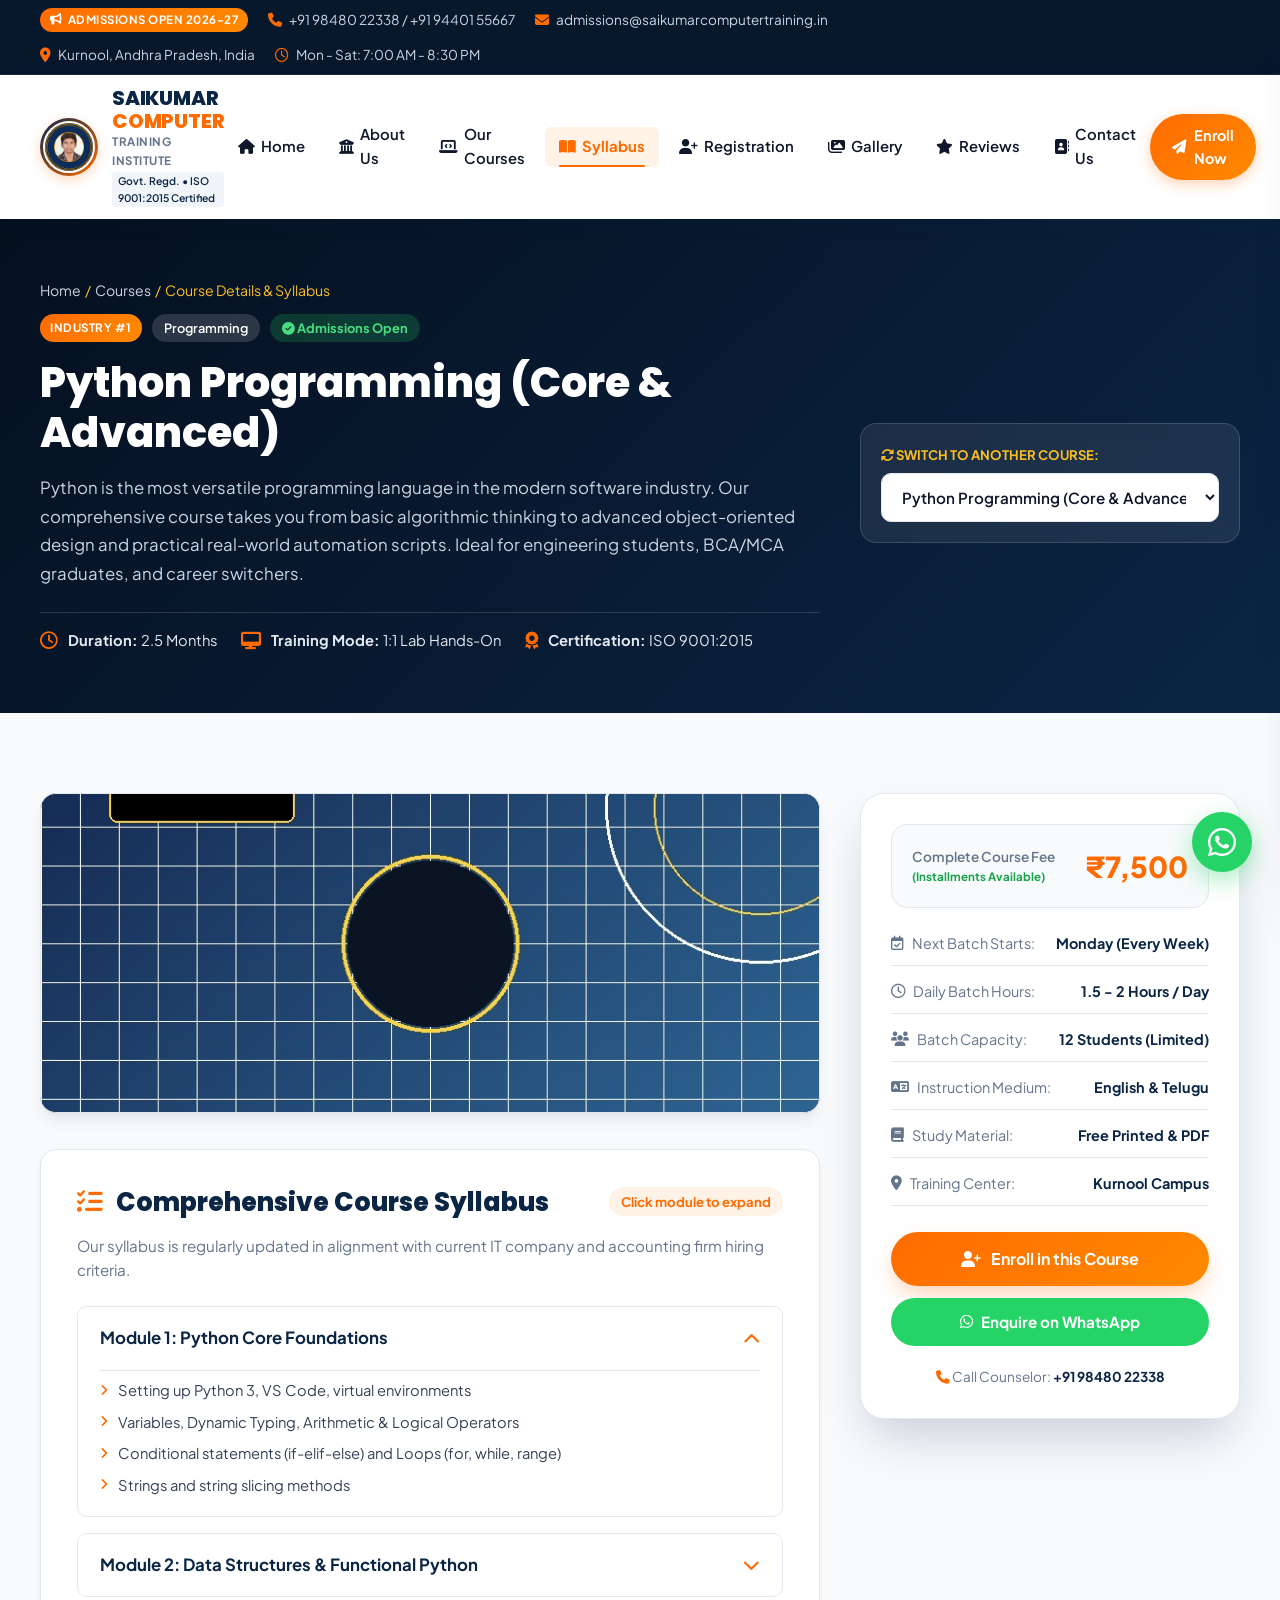
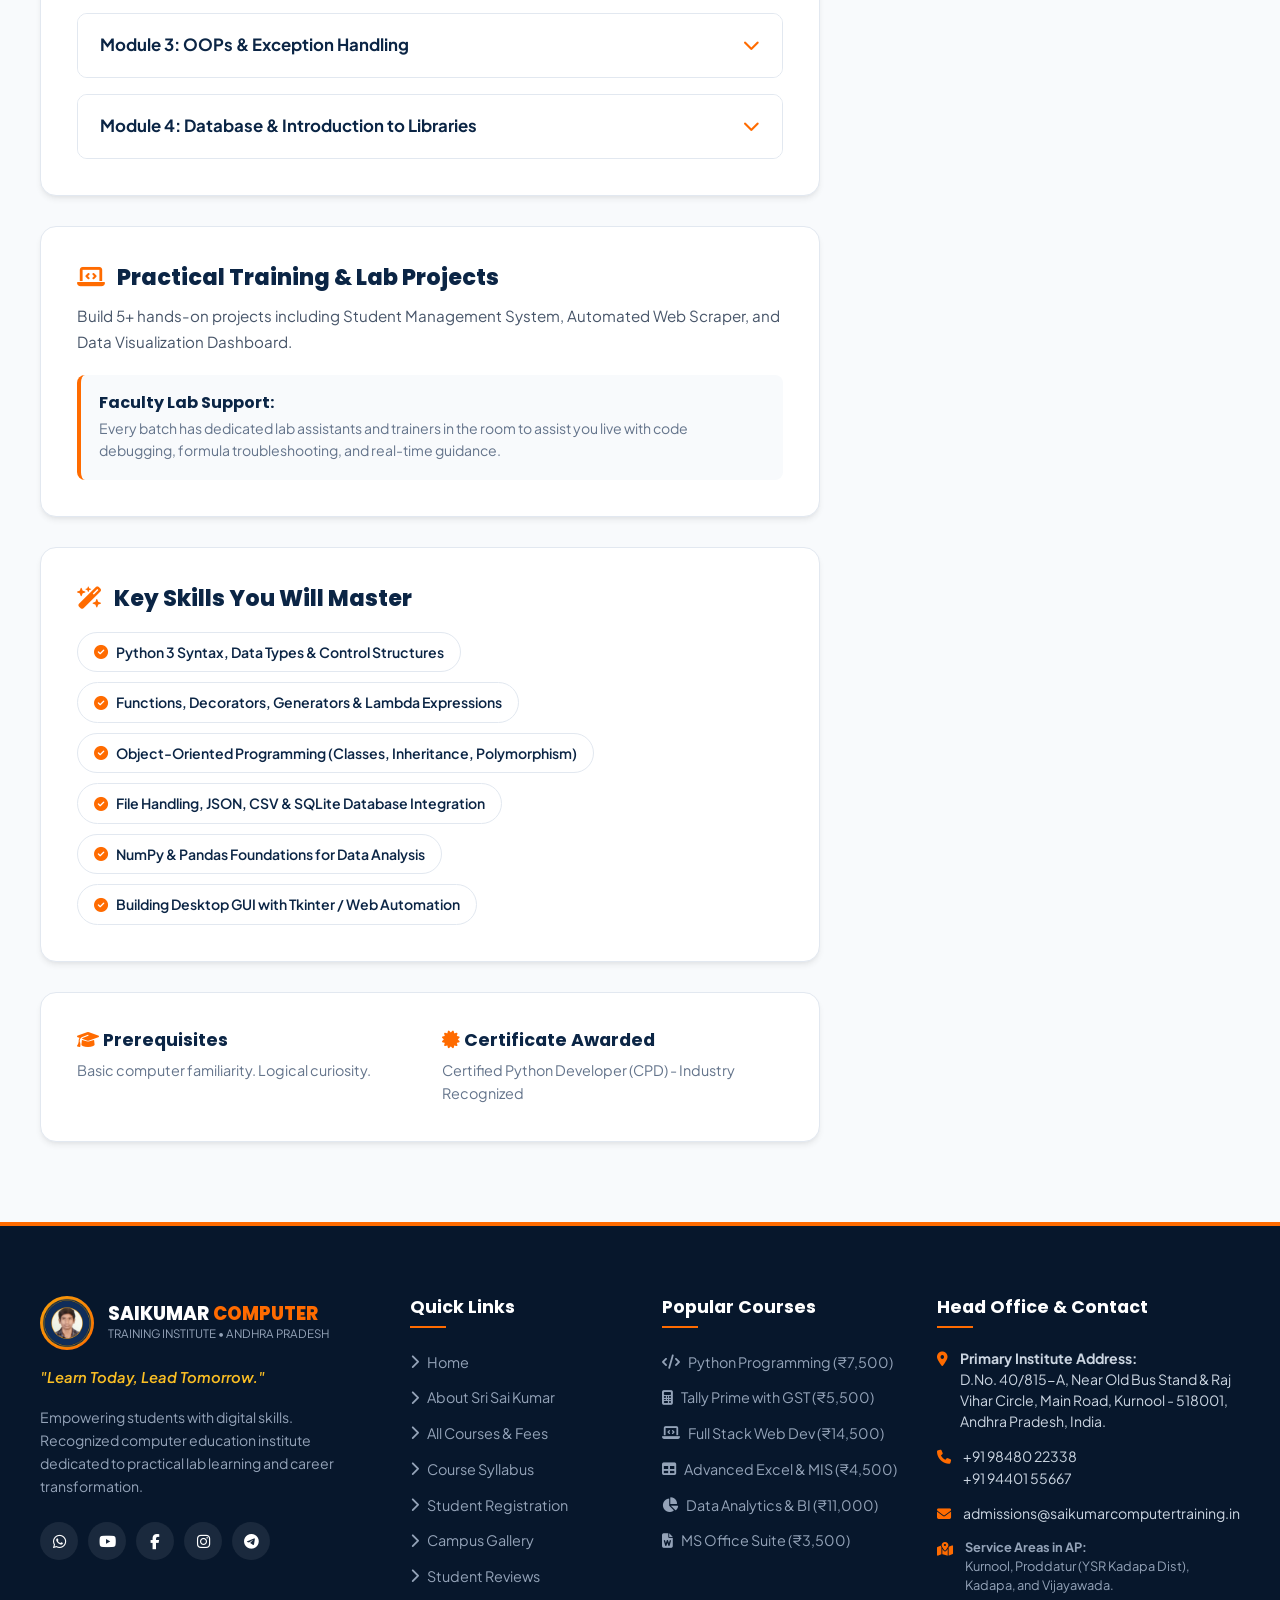
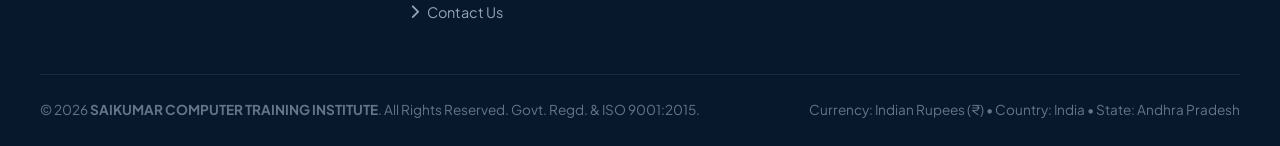
<file: saikumar-computer-institute/course-details.html>
<!DOCTYPE html>
<html lang="en">
<head>
  <meta charset="UTF-8">
  <meta name="viewport" content="width=device-width, initial-scale=1.0">
  <title>Course Details & Syllabus | SAIKUMAR COMPUTER TRAINING INSTITUTE</title>
  <meta name="description" content="View comprehensive course details, syllabus modules, skills learned, duration, and fee structure in Indian Rupees at Saikumar Computer Training Institute.">
  <link rel="icon" type="image/png" href="assets/images/favicon.png">
  <link rel="stylesheet" href="https://cdnjs.cloudflare.com/ajax/libs/font-awesome/6.5.1/css/all.min.css">
  <link rel="stylesheet" href="assets/css/style.css">
</head>
<body>

  <!-- TOP BAR -->
  <div class="top-bar">
    <div class="container top-bar-inner">
      <div class="top-bar-left">
        <span class="admission-badge"><i class="fa-solid fa-bullhorn"></i> Admissions Open 2026-27</span>
        <span class="top-bar-item"><i class="fa-solid fa-phone"></i> +91 98480 22338 / +91 94401 55667</span>
        <span class="top-bar-item"><i class="fa-solid fa-envelope"></i> admissions@saikumarcomputertraining.in</span>
      </div>
      <div class="top-bar-right">
        <span class="top-bar-item"><i class="fa-solid fa-location-dot"></i> Kurnool, Andhra Pradesh, India</span>
        <span class="top-bar-item"><i class="fa-regular fa-clock"></i> Mon - Sat: 7:00 AM - 8:30 PM</span>
      </div>
    </div>
  </div>

  <!-- MAIN NAVIGATION HEADER -->
  <header class="main-header">
    <div class="container nav-container">
      <a href="index.html" class="brand-link" title="Saikumar Computer Training Institute Home">
        <div class="brand-logo-frame">
          <img src="assets/images/institute-logo.png" alt="Sai Kumar Institute Logo" class="brand-logo-img">
        </div>
        <div class="brand-text">
          <div class="brand-title">SAIKUMAR <span>COMPUTER</span></div>
          <div class="brand-subtitle">TRAINING INSTITUTE</div>
          <span class="brand-tagline-badge">Govt. Regd. • ISO 9001:2015 Certified</span>
        </div>
      </a>

      <ul class="nav-menu">
        <li><a href="index.html" class="nav-link"><i class="fa-solid fa-house"></i> Home</a></li>
        <li><a href="about.html" class="nav-link"><i class="fa-solid fa-university"></i> About Us</a></li>
        <li><a href="courses.html" class="nav-link"><i class="fa-solid fa-laptop-code"></i> Our Courses</a></li>
        <li><a href="course-details.html" class="nav-link active"><i class="fa-solid fa-book-open"></i> Syllabus</a></li>
        <li><a href="registration.html" class="nav-link"><i class="fa-solid fa-user-plus"></i> Registration</a></li>
        <li><a href="gallery.html" class="nav-link"><i class="fa-solid fa-images"></i> Gallery</a></li>
        <li><a href="reviews.html" class="nav-link"><i class="fa-solid fa-star"></i> Reviews</a></li>
        <li><a href="contact.html" class="nav-link"><i class="fa-solid fa-address-book"></i> Contact Us</a></li>
      </ul>

      <div class="nav-actions">
        <a href="registration.html" class="btn-nav-enroll">
          <i class="fa-solid fa-paper-plane"></i> Enroll Now
        </a>
        <button class="mobile-toggle" id="mobileToggleBtn" aria-label="Open Navigation Menu">
          <i class="fa-solid fa-bars"></i>
        </button>
      </div>
    </div>
  </header>

  <!-- MOBILE NAVIGATION DRAWER -->
  <div class="mobile-overlay" id="mobileOverlay"></div>
  <div class="mobile-nav-panel" id="mobileNavPanel">
    <div class="mobile-header">
      <div class="brand-text">
        <div class="brand-title" style="font-size: 1.1rem;">SAIKUMAR <span>COMPUTER</span></div>
        <div class="brand-subtitle" style="font-size: 0.65rem;">TRAINING INSTITUTE</div>
      </div>
      <button class="mobile-close-btn" id="mobileCloseBtn"><i class="fa-solid fa-xmark"></i></button>
    </div>
    <ul class="mobile-menu-list">
      <li><a href="index.html" class="nav-link"><i class="fa-solid fa-house"></i> Home</a></li>
      <li><a href="about.html" class="nav-link"><i class="fa-solid fa-university"></i> About Us</a></li>
      <li><a href="courses.html" class="nav-link"><i class="fa-solid fa-laptop-code"></i> Our Courses</a></li>
      <li><a href="course-details.html" class="nav-link active"><i class="fa-solid fa-book-open"></i> Course Details & Syllabus</a></li>
      <li><a href="registration.html" class="nav-link"><i class="fa-solid fa-user-plus"></i> Student Registration</a></li>
      <li><a href="gallery.html" class="nav-link"><i class="fa-solid fa-images"></i> Campus Gallery</a></li>
      <li><a href="reviews.html" class="nav-link"><i class="fa-solid fa-star"></i> Student Reviews</a></li>
      <li><a href="contact.html" class="nav-link"><i class="fa-solid fa-address-book"></i> Contact Us</a></li>
    </ul>
    <div style="margin-top: auto; padding-top: 20px;">
      <a href="registration.html" class="btn-primary-orange" style="width: 100%; justify-content: center;">
        <i class="fa-solid fa-user-graduate"></i> Register Online
      </a>
    </div>
  </div>

  <!-- COURSE DETAIL HEADER BANNER -->
  <section class="course-detail-header">
    <div class="container">
      <div style="font-size: 0.88rem; color: #fbbf24; margin-bottom: 12px;">
        <a href="index.html" style="color: #cbd5e1;">Home</a> &nbsp;/&nbsp; 
        <a href="courses.html" style="color: #cbd5e1;">Courses</a> &nbsp;/&nbsp; 
        Course Details & Syllabus
      </div>

      <div class="detail-header-grid">
        <div>
          <div class="course-detail-badges">
            <span class="admission-badge" id="courseBadge">Industry #1</span>
            <span style="background: rgba(255, 255, 255, 0.15); color: #ffffff; padding: 4px 12px; border-radius: 9999px; font-size: 0.8rem; font-weight: 600;" id="courseCategory">
              Programming
            </span>
            <span style="background: rgba(37, 211, 102, 0.2); color: #4ade80; padding: 4px 12px; border-radius: 9999px; font-size: 0.8rem; font-weight: 700;">
              <i class="fa-solid fa-circle-check"></i> Admissions Open
            </span>
          </div>

          <h1 class="course-detail-title" id="courseTitle">Python Programming (Core & Advanced)</h1>
          <p class="course-detail-desc" id="courseDesc">
            Learn Python 3 from basics to OOPs, data structures, file handling, database connectivity, and data libraries.
          </p>

          <div class="course-highlights-strip">
            <div class="highlight-item">
              <i class="fa-regular fa-clock"></i>
              <span><strong>Duration:</strong> <span id="courseDuration">2.5 Months</span></span>
            </div>
            <div class="highlight-item">
              <i class="fa-solid fa-desktop"></i>
              <span><strong>Training Mode:</strong> 1:1 Lab Hands-On</span>
            </div>
            <div class="highlight-item">
              <i class="fa-solid fa-award"></i>
              <span><strong>Certification:</strong> ISO 9001:2015</span>
            </div>
          </div>
        </div>

        <!-- Quick Switch Selector -->
        <div>
          <div style="background: rgba(255, 255, 255, 0.08); padding: 20px; border-radius: 16px; border: 1px solid rgba(255, 255, 255, 0.15); backdrop-filter: blur(8px);">
            <label for="switchCourseSelect" style="color: #fbbf24; font-size: 0.82rem; font-weight: 700; text-transform: uppercase; margin-bottom: 8px; display: block;">
              <i class="fa-solid fa-arrows-rotate"></i> Switch to another Course:
            </label>
            <select id="switchCourseSelect" class="form-control" style="background: #ffffff; font-weight: 600;">
              <!-- Populated by main.js -->
            </select>
          </div>
        </div>
      </div>
    </div>
  </section>

  <!-- COURSE CONTENT BODY -->
  <section class="section-padding bg-slate">
    <div class="container">
      <div style="display: grid; grid-template-columns: 1fr 380px; gap: 40px; align-items: flex-start;" class="detail-header-grid">
        
        <!-- Left Column: Syllabus, Skills, Practical Details -->
        <div>
          <!-- Course Visual Banner -->
          <div style="border-radius: 16px; overflow: hidden; margin-bottom: 36px; box-shadow: var(--shadow-md); border: 1px solid #e2e8f0; height: 320px; background: #0b2545;">
            <img src="assets/images/course-python.jpg" alt="Course Banner" id="courseBannerImg" style="width: 100%; height: 100%; object-fit: cover;">
          </div>

          <!-- Section: Detailed Syllabus Modules -->
          <div style="background: #ffffff; border-radius: 16px; padding: 36px; border: 1px solid #e2e8f0; box-shadow: var(--shadow-sm); margin-bottom: 30px;">
            <div style="display: flex; justify-content: space-between; align-items: center; margin-bottom: 16px; flex-wrap: wrap; gap: 10px;">
              <h2 style="font-size: 1.6rem; color: var(--primary-navy); font-weight: 800;">
                <i class="fa-solid fa-list-check" style="color: var(--accent-orange); margin-right: 8px;"></i> Comprehensive Course Syllabus
              </h2>
              <span style="font-size: 0.82rem; background: #fff2e6; color: var(--accent-orange); padding: 4px 12px; border-radius: 9999px; font-weight: 700;">
                Click module to expand
              </span>
            </div>
            <p style="color: #64748b; font-size: 0.95rem; margin-bottom: 24px;">
              Our syllabus is regularly updated in alignment with current IT company and accounting firm hiring criteria.
            </p>

            <!-- Accordion Container -->
            <div class="syllabus-accordion" id="syllabusAccordion">
              <!-- Rendered by main.js -->
            </div>
          </div>

          <!-- Section: Practical Training Details -->
          <div style="background: #ffffff; border-radius: 16px; padding: 36px; border: 1px solid #e2e8f0; box-shadow: var(--shadow-sm); margin-bottom: 30px;">
            <h3 style="font-size: 1.4rem; color: var(--primary-navy); margin-bottom: 12px; font-weight: 800;">
              <i class="fa-solid fa-laptop-code" style="color: var(--accent-orange); margin-right: 8px;"></i> Practical Training & Lab Projects
            </h3>
            <p id="coursePractical" style="color: #475569; font-size: 0.95rem; line-height: 1.7; margin-bottom: 20px;">
              Daily dedicated lab practice on modern PC with typing software, document creation, and digital internet tasks.
            </p>

            <div style="background: #f8fafc; border-left: 4px solid var(--accent-orange); padding: 18px; border-radius: 8px;">
              <h4 style="font-size: 1rem; color: var(--primary-navy); margin-bottom: 4px;">Faculty Lab Support:</h4>
              <p style="font-size: 0.88rem; color: #64748b; line-height: 1.6;">
                Every batch has dedicated lab assistants and trainers in the room to assist you live with code debugging, formula troubleshooting, and real-time guidance.
              </p>
            </div>
          </div>

          <!-- Section: Skills You Will Learn -->
          <div style="background: #ffffff; border-radius: 16px; padding: 36px; border: 1px solid #e2e8f0; box-shadow: var(--shadow-sm); margin-bottom: 30px;">
            <h3 style="font-size: 1.4rem; color: var(--primary-navy); margin-bottom: 12px; font-weight: 800;">
              <i class="fa-solid fa-wand-magic-sparkles" style="color: var(--accent-orange); margin-right: 8px;"></i> Key Skills You Will Master
            </h3>
            <div class="skills-tags-grid" id="skillsList">
              <!-- Injected by main.js -->
            </div>
          </div>

          <!-- Section: Certification & Eligibility -->
          <div style="background: #ffffff; border-radius: 16px; padding: 36px; border: 1px solid #e2e8f0; box-shadow: var(--shadow-sm);">
            <div style="display: grid; grid-template-columns: 1fr 1fr; gap: 24px;">
              <div>
                <h4 style="font-size: 1.1rem; color: var(--primary-navy); margin-bottom: 8px;">
                  <i class="fa-solid fa-graduation-cap" style="color: var(--accent-orange);"></i> Prerequisites
                </h4>
                <p id="coursePrereq" style="font-size: 0.9rem; color: #64748b; line-height: 1.6;">
                  Basic computer familiarity.
                </p>
              </div>
              <div>
                <h4 style="font-size: 1.1rem; color: var(--primary-navy); margin-bottom: 8px;">
                  <i class="fa-solid fa-certificate" style="color: var(--accent-orange);"></i> Certificate Awarded
                </h4>
                <p id="courseCert" style="font-size: 0.9rem; color: #64748b; line-height: 1.6;">
                  Government Recognized ISO 9001:2015 Certificate.
                </p>
              </div>
            </div>
          </div>

        </div>

        <!-- Right Column: Sticky Enrollment & Fee Card -->
        <div>
          <div class="course-sidebar-card">
            <!-- Fee Box in ₹ -->
            <div class="sidebar-fee-box">
              <div>
                <div class="total-label">Complete Course Fee</div>
                <div style="font-size: 0.72rem; color: #16a34a; font-weight: 700;">(Installments Available)</div>
              </div>
              <div class="fee-val" id="courseFee">₹7,500</div>
            </div>

            <!-- Meta details -->
            <ul class="sidebar-meta-list">
              <li>
                <span class="label"><i class="fa-regular fa-calendar-check"></i> Next Batch Starts:</span>
                <span class="val">Monday (Every Week)</span>
              </li>
              <li>
                <span class="label"><i class="fa-regular fa-clock"></i> Daily Batch Hours:</span>
                <span class="val">1.5 - 2 Hours / Day</span>
              </li>
              <li>
                <span class="label"><i class="fa-solid fa-users"></i> Batch Capacity:</span>
                <span class="val">12 Students (Limited)</span>
              </li>
              <li>
                <span class="label"><i class="fa-solid fa-language"></i> Instruction Medium:</span>
                <span class="val">English & Telugu</span>
              </li>
              <li>
                <span class="label"><i class="fa-solid fa-book"></i> Study Material:</span>
                <span class="val">Free Printed & PDF</span>
              </li>
              <li>
                <span class="label"><i class="fa-solid fa-location-dot"></i> Training Center:</span>
                <span class="val">Kurnool Campus</span>
              </li>
            </ul>

            <!-- Primary CTAs -->
            <a href="registration.html" class="btn-sidebar-enroll" id="enrollBtnLink">
              <i class="fa-solid fa-user-plus"></i> Enroll in this Course
            </a>

            <a href="#" target="_blank" class="btn-sidebar-wa" id="waEnquireLink">
              <i class="fa-brands fa-whatsapp"></i> Enquire on WhatsApp
            </a>

            <div style="text-align: center; margin-top: 20px; font-size: 0.85rem; color: #64748b;">
              <i class="fa-solid fa-phone" style="color: var(--accent-orange);"></i> Call Counselor: 
              <a href="tel:+919848022338" style="color: var(--primary-navy); font-weight: 700;">+91 98480 22338</a>
            </div>
          </div>
        </div>

      </div>
    </div>
  </section>

  <!-- MAIN FOOTER -->
  <footer class="main-footer">
    <div class="container">
      <div class="footer-grid">
        <div class="footer-brand-wrap">
          <div class="footer-logo-block">
            <div class="footer-logo-frame">
              <img src="assets/images/institute-logo.png" alt="Sai Kumar Institute Logo" class="footer-logo-img">
            </div>
            <div class="footer-brand-text">
              <h4>SAIKUMAR <span>COMPUTER</span></h4>
              <p>Training Institute • Andhra Pradesh</p>
            </div>
          </div>
          <div class="footer-tagline">"Learn Today, Lead Tomorrow."</div>
          <p class="footer-desc">
            Empowering students with digital skills. Recognized computer education institute dedicated to practical lab learning and career transformation.
          </p>
          <div class="footer-social-links">
            <a href="https://wa.me/919848022338" target="_blank" class="social-icon-btn" title="WhatsApp"><i class="fa-brands fa-whatsapp"></i></a>
            <a href="#" class="social-icon-btn" title="YouTube"><i class="fa-brands fa-youtube"></i></a>
            <a href="#" class="social-icon-btn" title="Facebook"><i class="fa-brands fa-facebook-f"></i></a>
            <a href="#" class="social-icon-btn" title="Instagram"><i class="fa-brands fa-instagram"></i></a>
            <a href="#" class="social-icon-btn" title="Telegram"><i class="fa-brands fa-telegram"></i></a>
          </div>
        </div>

        <div class="footer-col">
          <h5>Quick Links</h5>
          <ul class="footer-links-list">
            <li><a href="index.html"><i class="fa-solid fa-chevron-right"></i> Home</a></li>
            <li><a href="about.html"><i class="fa-solid fa-chevron-right"></i> About Sri Sai Kumar</a></li>
            <li><a href="courses.html"><i class="fa-solid fa-chevron-right"></i> All Courses & Fees</a></li>
            <li><a href="course-details.html"><i class="fa-solid fa-chevron-right"></i> Course Syllabus</a></li>
            <li><a href="registration.html"><i class="fa-solid fa-chevron-right"></i> Student Registration</a></li>
            <li><a href="gallery.html"><i class="fa-solid fa-chevron-right"></i> Campus Gallery</a></li>
            <li><a href="reviews.html"><i class="fa-solid fa-chevron-right"></i> Student Reviews</a></li>
            <li><a href="contact.html"><i class="fa-solid fa-chevron-right"></i> Contact Us</a></li>
          </ul>
        </div>

        <div class="footer-col">
          <h5>Popular Courses</h5>
          <ul class="footer-links-list">
            <li><a href="course-details.html?course=python-programming"><i class="fa-solid fa-code"></i> Python Programming (₹7,500)</a></li>
            <li><a href="course-details.html?course=tally-prime"><i class="fa-solid fa-calculator"></i> Tally Prime with GST (₹5,500)</a></li>
            <li><a href="course-details.html?course=fullstack-development"><i class="fa-solid fa-laptop-code"></i> Full Stack Web Dev (₹14,500)</a></li>
            <li><a href="course-details.html?course=advanced-excel"><i class="fa-solid fa-table"></i> Advanced Excel & MIS (₹4,500)</a></li>
            <li><a href="course-details.html?course=data-analytics"><i class="fa-solid fa-chart-pie"></i> Data Analytics & BI (₹11,000)</a></li>
            <li><a href="course-details.html?course=ms-office"><i class="fa-solid fa-file-word"></i> MS Office Suite (₹3,500)</a></li>
          </ul>
        </div>

        <div class="footer-col">
          <h5>Head Office & Contact</h5>
          <ul class="footer-contact-info">
            <li>
              <i class="fa-solid fa-location-dot"></i>
              <div>
                <strong>Primary Institute Address:</strong><br>
                D.No. 40/815-A, Near Old Bus Stand & Raj Vihar Circle, Main Road, Kurnool - 518001, Andhra Pradesh, India.
              </div>
            </li>
            <li>
              <i class="fa-solid fa-phone"></i>
              <div>
                +91 98480 22338<br>
                +91 94401 55667
              </div>
            </li>
            <li>
              <i class="fa-solid fa-envelope"></i>
              <div>admissions@saikumarcomputertraining.in</div>
            </li>
            <li>
              <i class="fa-solid fa-map-location-dot"></i>
              <div style="font-size: 0.8rem; color: #94a3b8;">
                <strong>Service Areas in AP:</strong><br>
                Kurnool, Proddatur (YSR Kadapa Dist), Kadapa, and Vijayawada.
              </div>
            </li>
          </ul>
        </div>
      </div>

      <div class="footer-bottom">
        <div>
          © 2026 <strong>SAIKUMAR COMPUTER TRAINING INSTITUTE</strong>. All Rights Reserved. Govt. Regd. & ISO 9001:2015.
        </div>
        <div>
          Currency: Indian Rupees (₹) • Country: India • State: Andhra Pradesh
        </div>
      </div>
    </div>
  </footer>

  <a href="https://wa.me/919848022338?text=Hello%20Saikumar%20Institute%2C%20I%20am%20interested%20in%20courses." target="_blank" class="whatsapp-float" title="Chat on WhatsApp">
    <i class="fa-brands fa-whatsapp"></i>
  </a>
  <button class="back-to-top" id="backToTopBtn" title="Back to top">
    <i class="fa-solid fa-arrow-up"></i>
  </button>

  <script src="assets/js/courses-data.js"></script>
  <script src="assets/js/main.js"></script>
</body>
</html>
</file>
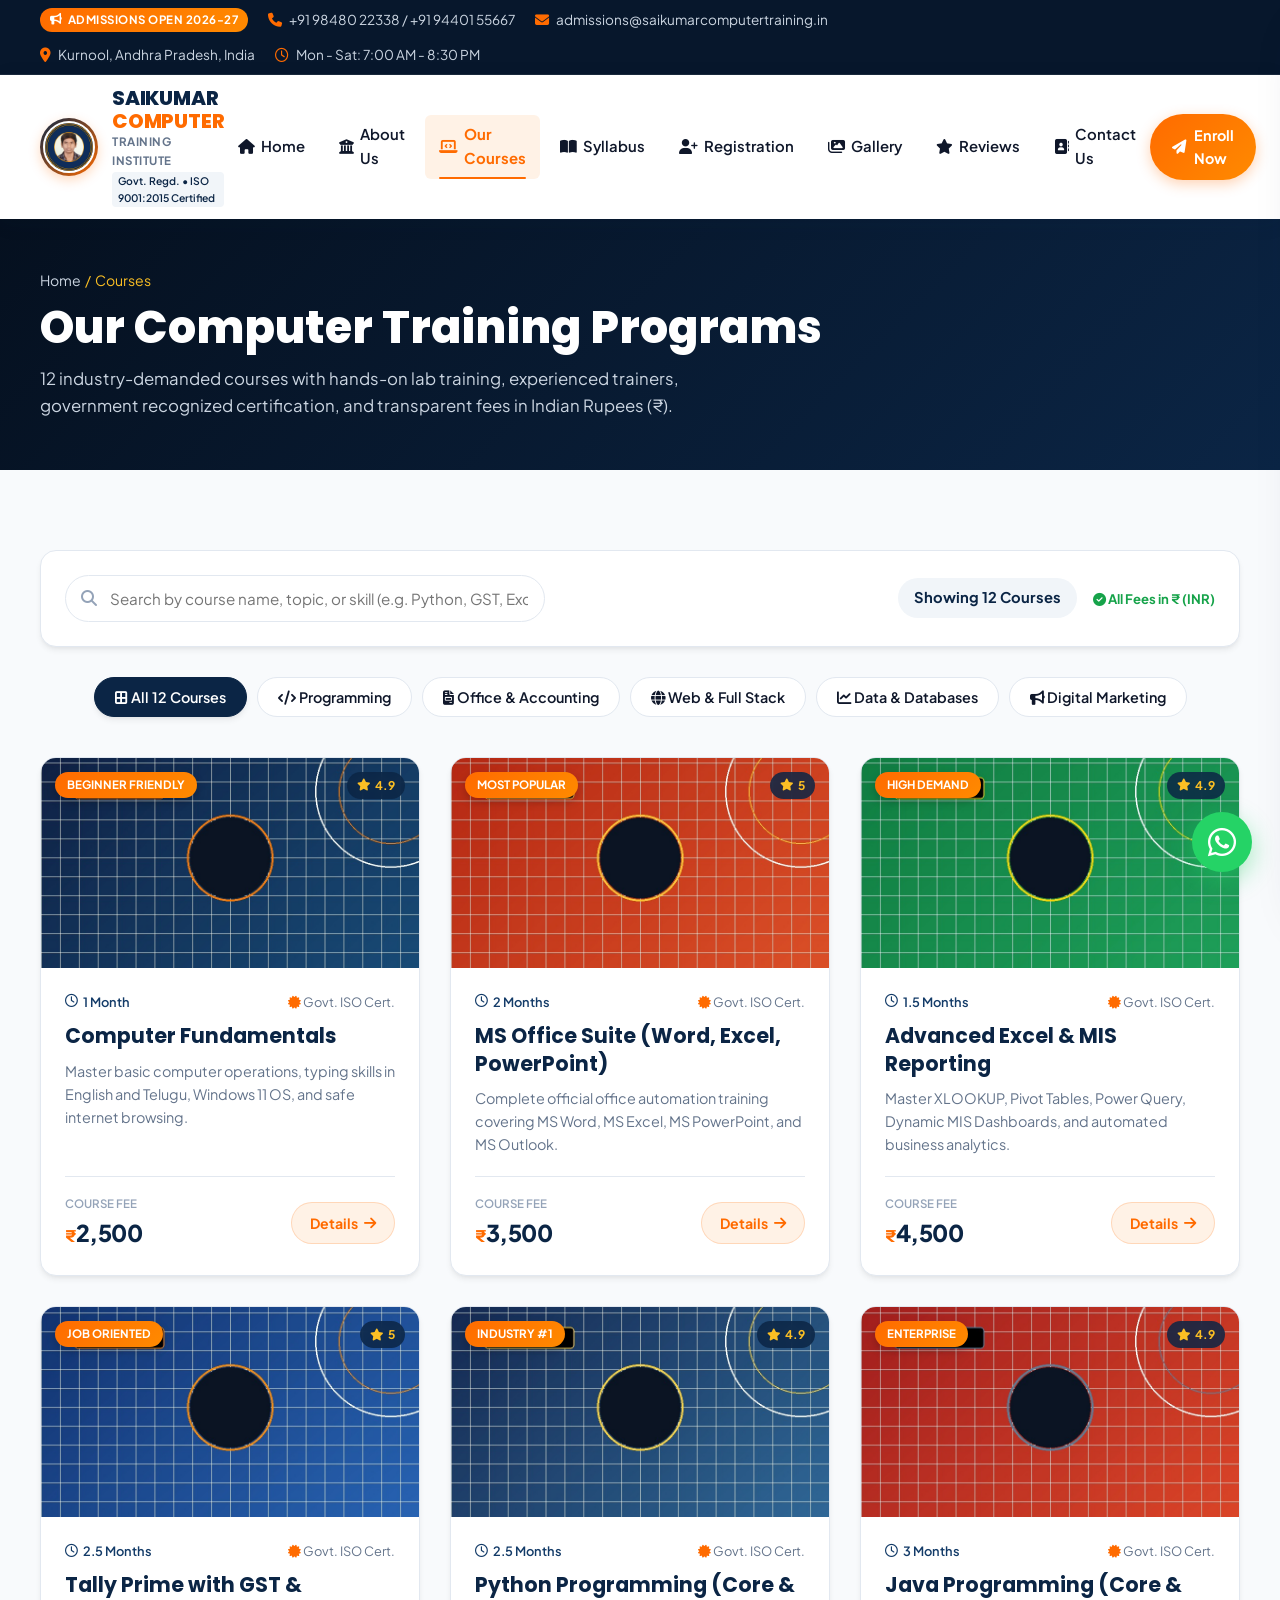
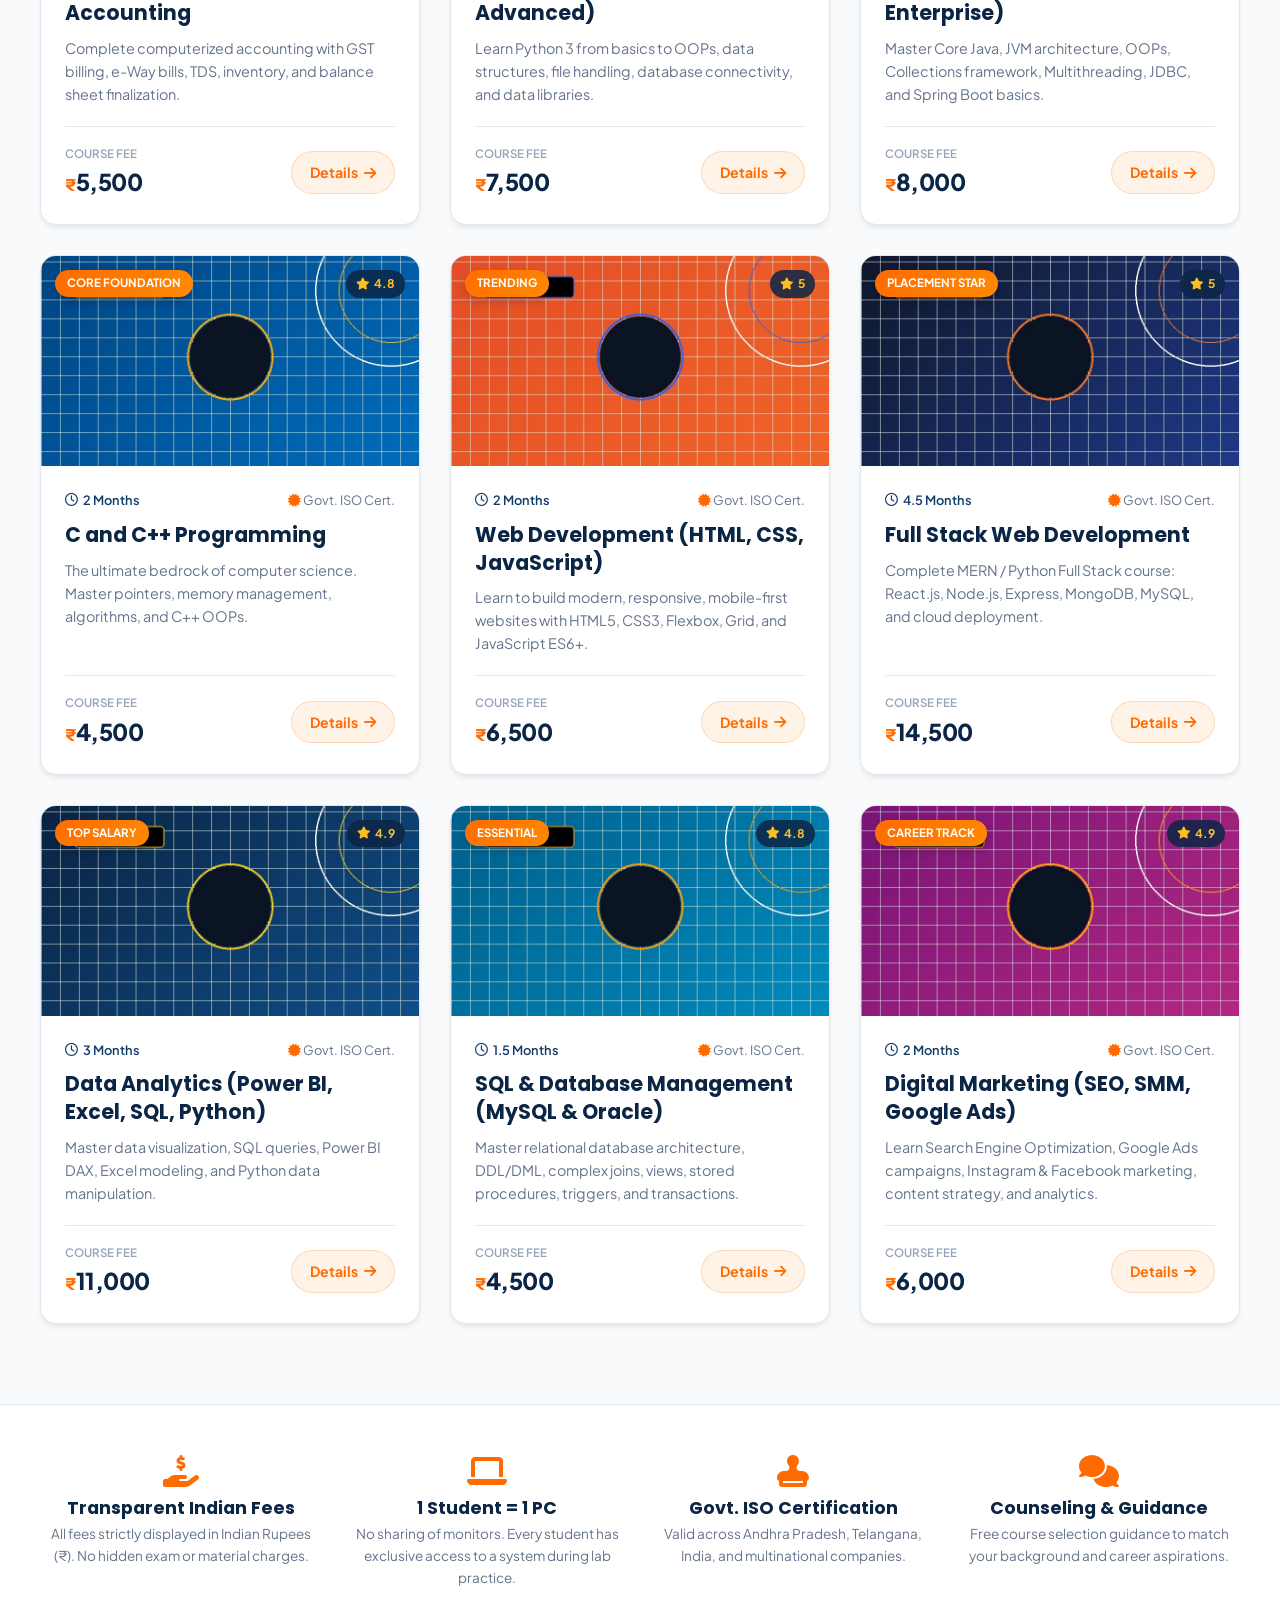
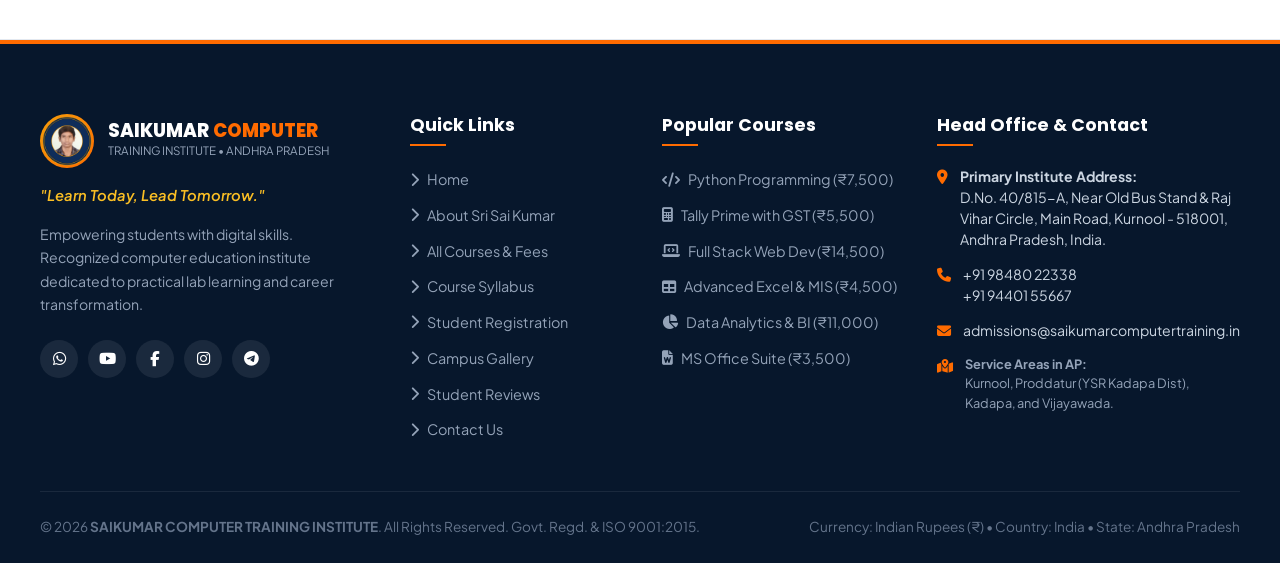
<file: saikumar-computer-institute/courses.html>
<!DOCTYPE html>
<html lang="en">
<head>
  <meta charset="UTF-8">
  <meta name="viewport" content="width=device-width, initial-scale=1.0">
  <title>Our Courses & Fee Structure | SAIKUMAR COMPUTER TRAINING INSTITUTE</title>
  <meta name="description" content="Explore 12 certified computer courses at Saikumar Computer Training Institute in Andhra Pradesh. Python, Tally Prime with GST, Full Stack, Data Analytics, Advanced Excel, C/C++, Java. Realistic Indian fees in ₹.">
  <link rel="icon" type="image/png" href="assets/images/favicon.png">
  <link rel="stylesheet" href="https://cdnjs.cloudflare.com/ajax/libs/font-awesome/6.5.1/css/all.min.css">
  <link rel="stylesheet" href="assets/css/style.css">
</head>
<body>

  <!-- TOP BAR -->
  <div class="top-bar">
    <div class="container top-bar-inner">
      <div class="top-bar-left">
        <span class="admission-badge"><i class="fa-solid fa-bullhorn"></i> Admissions Open 2026-27</span>
        <span class="top-bar-item"><i class="fa-solid fa-phone"></i> +91 98480 22338 / +91 94401 55667</span>
        <span class="top-bar-item"><i class="fa-solid fa-envelope"></i> admissions@saikumarcomputertraining.in</span>
      </div>
      <div class="top-bar-right">
        <span class="top-bar-item"><i class="fa-solid fa-location-dot"></i> Kurnool, Andhra Pradesh, India</span>
        <span class="top-bar-item"><i class="fa-regular fa-clock"></i> Mon - Sat: 7:00 AM - 8:30 PM</span>
      </div>
    </div>
  </div>

  <!-- MAIN NAVIGATION HEADER -->
  <header class="main-header">
    <div class="container nav-container">
      <a href="index.html" class="brand-link" title="Saikumar Computer Training Institute Home">
        <div class="brand-logo-frame">
          <img src="assets/images/institute-logo.png" alt="Sai Kumar Institute Logo" class="brand-logo-img">
        </div>
        <div class="brand-text">
          <div class="brand-title">SAIKUMAR <span>COMPUTER</span></div>
          <div class="brand-subtitle">TRAINING INSTITUTE</div>
          <span class="brand-tagline-badge">Govt. Regd. • ISO 9001:2015 Certified</span>
        </div>
      </a>

      <ul class="nav-menu">
        <li><a href="index.html" class="nav-link"><i class="fa-solid fa-house"></i> Home</a></li>
        <li><a href="about.html" class="nav-link"><i class="fa-solid fa-university"></i> About Us</a></li>
        <li><a href="courses.html" class="nav-link active"><i class="fa-solid fa-laptop-code"></i> Our Courses</a></li>
        <li><a href="course-details.html" class="nav-link"><i class="fa-solid fa-book-open"></i> Syllabus</a></li>
        <li><a href="registration.html" class="nav-link"><i class="fa-solid fa-user-plus"></i> Registration</a></li>
        <li><a href="gallery.html" class="nav-link"><i class="fa-solid fa-images"></i> Gallery</a></li>
        <li><a href="reviews.html" class="nav-link"><i class="fa-solid fa-star"></i> Reviews</a></li>
        <li><a href="contact.html" class="nav-link"><i class="fa-solid fa-address-book"></i> Contact Us</a></li>
      </ul>

      <div class="nav-actions">
        <a href="registration.html" class="btn-nav-enroll">
          <i class="fa-solid fa-paper-plane"></i> Enroll Now
        </a>
        <button class="mobile-toggle" id="mobileToggleBtn" aria-label="Open Navigation Menu">
          <i class="fa-solid fa-bars"></i>
        </button>
      </div>
    </div>
  </header>

  <!-- MOBILE NAVIGATION DRAWER -->
  <div class="mobile-overlay" id="mobileOverlay"></div>
  <div class="mobile-nav-panel" id="mobileNavPanel">
    <div class="mobile-header">
      <div class="brand-text">
        <div class="brand-title" style="font-size: 1.1rem;">SAIKUMAR <span>COMPUTER</span></div>
        <div class="brand-subtitle" style="font-size: 0.65rem;">TRAINING INSTITUTE</div>
      </div>
      <button class="mobile-close-btn" id="mobileCloseBtn"><i class="fa-solid fa-xmark"></i></button>
    </div>
    <ul class="mobile-menu-list">
      <li><a href="index.html" class="nav-link"><i class="fa-solid fa-house"></i> Home</a></li>
      <li><a href="about.html" class="nav-link"><i class="fa-solid fa-university"></i> About Us</a></li>
      <li><a href="courses.html" class="nav-link active"><i class="fa-solid fa-laptop-code"></i> Our Courses</a></li>
      <li><a href="course-details.html" class="nav-link"><i class="fa-solid fa-book-open"></i> Course Details & Syllabus</a></li>
      <li><a href="registration.html" class="nav-link"><i class="fa-solid fa-user-plus"></i> Student Registration</a></li>
      <li><a href="gallery.html" class="nav-link"><i class="fa-solid fa-images"></i> Campus Gallery</a></li>
      <li><a href="reviews.html" class="nav-link"><i class="fa-solid fa-star"></i> Student Reviews</a></li>
      <li><a href="contact.html" class="nav-link"><i class="fa-solid fa-address-book"></i> Contact Us</a></li>
    </ul>
    <div style="margin-top: auto; padding-top: 20px;">
      <a href="registration.html" class="btn-primary-orange" style="width: 100%; justify-content: center;">
        <i class="fa-solid fa-user-graduate"></i> Register Online
      </a>
    </div>
  </div>

  <!-- HERO BANNER -->
  <section style="background: linear-gradient(135deg, var(--primary-deep), var(--primary-navy)); padding: 50px 0; color: #ffffff;">
    <div class="container">
      <div style="font-size: 0.88rem; color: #fbbf24; margin-bottom: 8px;">
        <a href="index.html" style="color: #cbd5e1;">Home</a> &nbsp;/&nbsp; Courses
      </div>
      <h1 style="font-size: 2.8rem; font-weight: 800; color: #ffffff;">Our Computer Training Programs</h1>
      <p style="color: #cbd5e1; font-size: 1.05rem; max-width: 700px; margin-top: 10px;">
        12 industry-demanded courses with hands-on lab training, experienced trainers, government recognized certification, and transparent fees in Indian Rupees (₹).
      </p>
    </div>
  </section>

  <!-- COURSES SECTION WITH INTERACTIVE SEARCH & FILTER -->
  <section class="section-padding bg-slate">
    <div class="container">

      <!-- Search & Status Row -->
      <div style="background: #ffffff; border-radius: 16px; padding: 24px; border: 1px solid #e2e8f0; margin-bottom: 30px; box-shadow: var(--shadow-sm); display: flex; justify-content: space-between; align-items: center; flex-wrap: wrap; gap: 20px;">
        <!-- Search Box -->
        <div style="position: relative; flex: 1; min-width: 280px; max-width: 480px;">
          <i class="fa-solid fa-search" style="position: absolute; left: 16px; top: 50%; transform: translateY(-50%); color: #94a3b8;"></i>
          <input type="text" id="courseSearchInput" class="form-control" placeholder="Search by course name, topic, or skill (e.g. Python, GST, Excel)..." style="padding-left: 44px; border-radius: 9999px;">
        </div>

        <div style="display: flex; align-items: center; gap: 16px;">
          <span id="coursesCount" style="font-size: 0.92rem; font-weight: 700; color: var(--primary-navy); background: #f1f5f9; padding: 8px 16px; border-radius: 9999px;">
            Showing 12 Courses
          </span>
          <span style="font-size: 0.82rem; color: #16a34a; font-weight: 700;">
            <i class="fa-solid fa-circle-check"></i> All Fees in ₹ (INR)
          </span>
        </div>
      </div>

      <!-- Category Filter Tabs -->
      <div class="course-filter-bar">
        <button class="filter-btn active" data-filter="all"><i class="fa-solid fa-border-all"></i> All 12 Courses</button>
        <button class="filter-btn" data-filter="programming"><i class="fa-solid fa-code"></i> Programming</button>
        <button class="filter-btn" data-filter="office"><i class="fa-solid fa-file-invoice"></i> Office & Accounting</button>
        <button class="filter-btn" data-filter="webdev"><i class="fa-solid fa-globe"></i> Web & Full Stack</button>
        <button class="filter-btn" data-filter="data"><i class="fa-solid fa-chart-line"></i> Data & Databases</button>
        <button class="filter-btn" data-filter="marketing"><i class="fa-solid fa-bullhorn"></i> Digital Marketing</button>
      </div>

      <!-- Courses Grid (All 12 items rendered dynamically) -->
      <div class="courses-grid" id="allCoursesGrid">
        <!-- Rendered by assets/js/main.js and courses-data.js -->
      </div>
    </div>
  </section>

  <!-- COURSE FEE ASSURANCE BANNER -->
  <section class="section-padding-sm bg-white" style="border-top: 1px solid #e2e8f0; border-bottom: 1px solid #e2e8f0;">
    <div class="container">
      <div style="display: grid; grid-template-columns: repeat(auto-fit, minmax(240px, 1fr)); gap: 24px; text-align: center;">
        <div>
          <i class="fa-solid fa-hand-holding-dollar" style="font-size: 2rem; color: var(--accent-orange); margin-bottom: 10px;"></i>
          <h4 style="color: var(--primary-navy); font-size: 1.1rem; margin-bottom: 4px;">Transparent Indian Fees</h4>
          <p style="color: #64748b; font-size: 0.85rem;">All fees strictly displayed in Indian Rupees (₹). No hidden exam or material charges.</p>
        </div>
        <div>
          <i class="fa-solid fa-laptop" style="font-size: 2rem; color: var(--accent-orange); margin-bottom: 10px;"></i>
          <h4 style="color: var(--primary-navy); font-size: 1.1rem; margin-bottom: 4px;">1 Student = 1 PC</h4>
          <p style="color: #64748b; font-size: 0.85rem;">No sharing of monitors. Every student has exclusive access to a system during lab practice.</p>
        </div>
        <div>
          <i class="fa-solid fa-stamp" style="font-size: 2rem; color: var(--accent-orange); margin-bottom: 10px;"></i>
          <h4 style="color: var(--primary-navy); font-size: 1.1rem; margin-bottom: 4px;">Govt. ISO Certification</h4>
          <p style="color: #64748b; font-size: 0.85rem;">Valid across Andhra Pradesh, Telangana, India, and multinational companies.</p>
        </div>
        <div>
          <i class="fa-solid fa-comments" style="font-size: 2rem; color: var(--accent-orange); margin-bottom: 10px;"></i>
          <h4 style="color: var(--primary-navy); font-size: 1.1rem; margin-bottom: 4px;">Counseling & Guidance</h4>
          <p style="color: #64748b; font-size: 0.85rem;">Free course selection guidance to match your background and career aspirations.</p>
        </div>
      </div>
    </div>
  </section>

  <!-- MAIN FOOTER -->
  <footer class="main-footer">
    <div class="container">
      <div class="footer-grid">
        <div class="footer-brand-wrap">
          <div class="footer-logo-block">
            <div class="footer-logo-frame">
              <img src="assets/images/institute-logo.png" alt="Sai Kumar Institute Logo" class="footer-logo-img">
            </div>
            <div class="footer-brand-text">
              <h4>SAIKUMAR <span>COMPUTER</span></h4>
              <p>Training Institute • Andhra Pradesh</p>
            </div>
          </div>
          <div class="footer-tagline">"Learn Today, Lead Tomorrow."</div>
          <p class="footer-desc">
            Empowering students with digital skills. Recognized computer education institute dedicated to practical lab learning and career transformation.
          </p>
          <div class="footer-social-links">
            <a href="https://wa.me/919848022338" target="_blank" class="social-icon-btn" title="WhatsApp"><i class="fa-brands fa-whatsapp"></i></a>
            <a href="#" class="social-icon-btn" title="YouTube"><i class="fa-brands fa-youtube"></i></a>
            <a href="#" class="social-icon-btn" title="Facebook"><i class="fa-brands fa-facebook-f"></i></a>
            <a href="#" class="social-icon-btn" title="Instagram"><i class="fa-brands fa-instagram"></i></a>
            <a href="#" class="social-icon-btn" title="Telegram"><i class="fa-brands fa-telegram"></i></a>
          </div>
        </div>

        <div class="footer-col">
          <h5>Quick Links</h5>
          <ul class="footer-links-list">
            <li><a href="index.html"><i class="fa-solid fa-chevron-right"></i> Home</a></li>
            <li><a href="about.html"><i class="fa-solid fa-chevron-right"></i> About Sri Sai Kumar</a></li>
            <li><a href="courses.html"><i class="fa-solid fa-chevron-right"></i> All Courses & Fees</a></li>
            <li><a href="course-details.html"><i class="fa-solid fa-chevron-right"></i> Course Syllabus</a></li>
            <li><a href="registration.html"><i class="fa-solid fa-chevron-right"></i> Student Registration</a></li>
            <li><a href="gallery.html"><i class="fa-solid fa-chevron-right"></i> Campus Gallery</a></li>
            <li><a href="reviews.html"><i class="fa-solid fa-chevron-right"></i> Student Reviews</a></li>
            <li><a href="contact.html"><i class="fa-solid fa-chevron-right"></i> Contact Us</a></li>
          </ul>
        </div>

        <div class="footer-col">
          <h5>Popular Courses</h5>
          <ul class="footer-links-list">
            <li><a href="course-details.html?course=python-programming"><i class="fa-solid fa-code"></i> Python Programming (₹7,500)</a></li>
            <li><a href="course-details.html?course=tally-prime"><i class="fa-solid fa-calculator"></i> Tally Prime with GST (₹5,500)</a></li>
            <li><a href="course-details.html?course=fullstack-development"><i class="fa-solid fa-laptop-code"></i> Full Stack Web Dev (₹14,500)</a></li>
            <li><a href="course-details.html?course=advanced-excel"><i class="fa-solid fa-table"></i> Advanced Excel & MIS (₹4,500)</a></li>
            <li><a href="course-details.html?course=data-analytics"><i class="fa-solid fa-chart-pie"></i> Data Analytics & BI (₹11,000)</a></li>
            <li><a href="course-details.html?course=ms-office"><i class="fa-solid fa-file-word"></i> MS Office Suite (₹3,500)</a></li>
          </ul>
        </div>

        <div class="footer-col">
          <h5>Head Office & Contact</h5>
          <ul class="footer-contact-info">
            <li>
              <i class="fa-solid fa-location-dot"></i>
              <div>
                <strong>Primary Institute Address:</strong><br>
                D.No. 40/815-A, Near Old Bus Stand & Raj Vihar Circle, Main Road, Kurnool - 518001, Andhra Pradesh, India.
              </div>
            </li>
            <li>
              <i class="fa-solid fa-phone"></i>
              <div>
                +91 98480 22338<br>
                +91 94401 55667
              </div>
            </li>
            <li>
              <i class="fa-solid fa-envelope"></i>
              <div>admissions@saikumarcomputertraining.in</div>
            </li>
            <li>
              <i class="fa-solid fa-map-location-dot"></i>
              <div style="font-size: 0.8rem; color: #94a3b8;">
                <strong>Service Areas in AP:</strong><br>
                Kurnool, Proddatur (YSR Kadapa Dist), Kadapa, and Vijayawada.
              </div>
            </li>
          </ul>
        </div>
      </div>

      <div class="footer-bottom">
        <div>
          © 2026 <strong>SAIKUMAR COMPUTER TRAINING INSTITUTE</strong>. All Rights Reserved. Govt. Regd. & ISO 9001:2015.
        </div>
        <div>
          Currency: Indian Rupees (₹) • Country: India • State: Andhra Pradesh
        </div>
      </div>
    </div>
  </footer>

  <a href="https://wa.me/919848022338?text=Hello%20Saikumar%20Institute%2C%20I%20am%20interested%20in%20courses." target="_blank" class="whatsapp-float" title="Chat on WhatsApp">
    <i class="fa-brands fa-whatsapp"></i>
  </a>
  <button class="back-to-top" id="backToTopBtn" title="Back to top">
    <i class="fa-solid fa-arrow-up"></i>
  </button>

  <script src="assets/js/courses-data.js"></script>
  <script src="assets/js/main.js"></script>
</body>
</html>
</file>
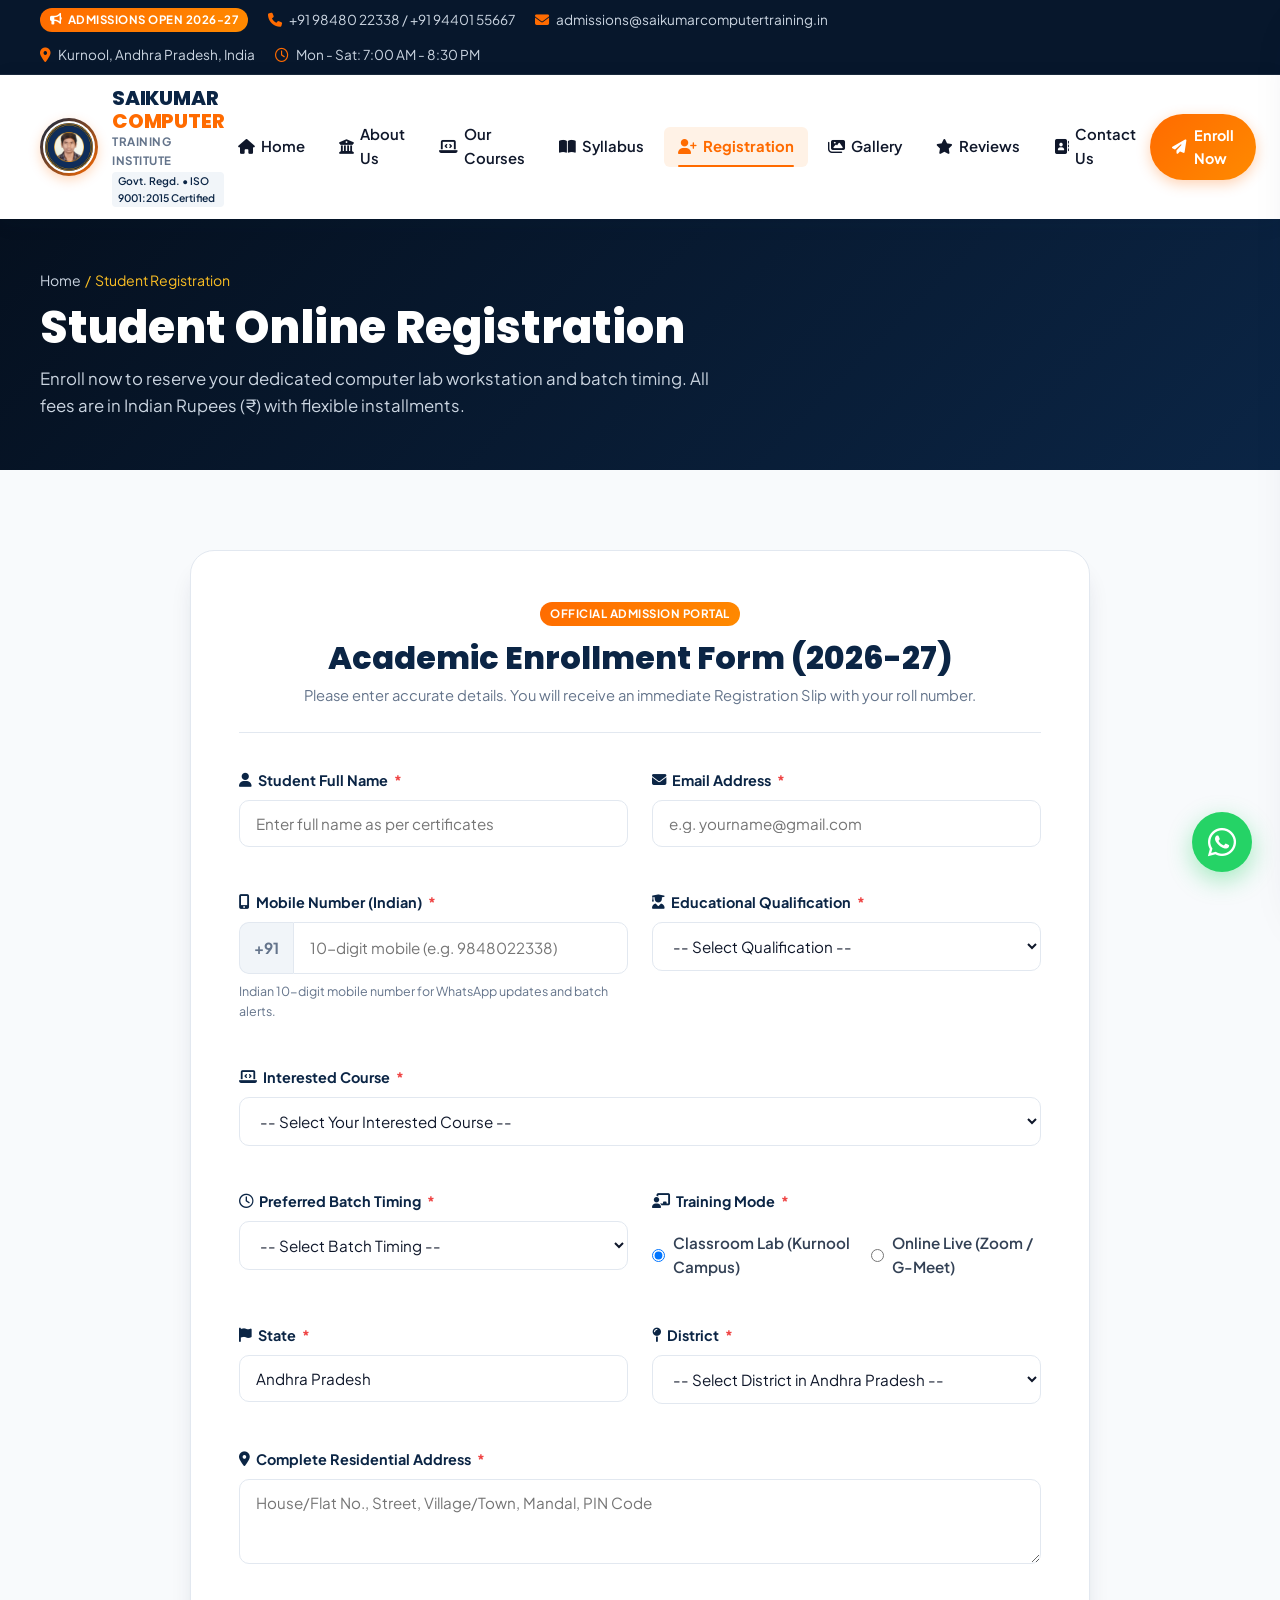
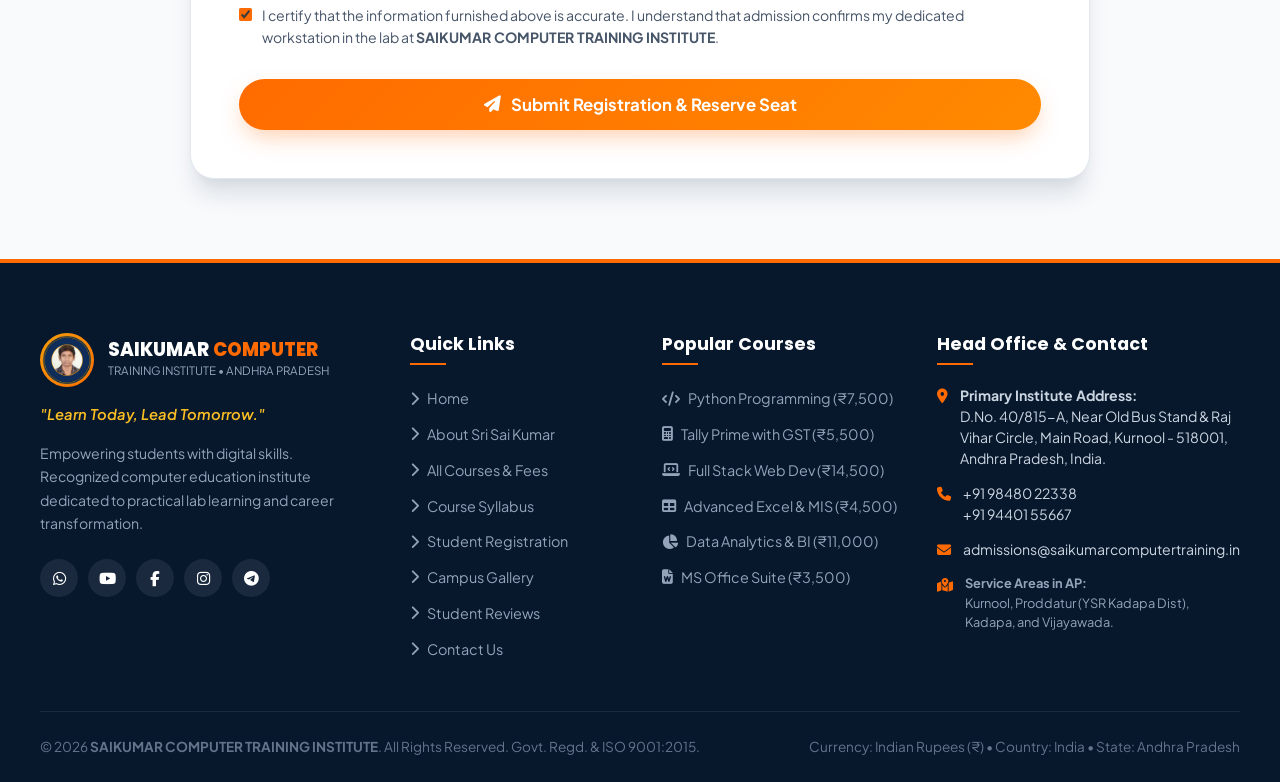
<file: saikumar-computer-institute/registration.html>
<!DOCTYPE html>
<html lang="en">
<head>
  <meta charset="UTF-8">
  <meta name="viewport" content="width=device-width, initial-scale=1.0">
  <title>Student Registration & Admission Form | SAIKUMAR COMPUTER TRAINING INSTITUTE</title>
  <meta name="description" content="Apply online for admission at Saikumar Computer Training Institute in Andhra Pradesh. Select your course, batch timing, and reserve your computer lab seat.">
  <link rel="icon" type="image/png" href="assets/images/favicon.png">
  <link rel="stylesheet" href="https://cdnjs.cloudflare.com/ajax/libs/font-awesome/6.5.1/css/all.min.css">
  <link rel="stylesheet" href="assets/css/style.css">
</head>
<body>

  <!-- TOP BAR -->
  <div class="top-bar">
    <div class="container top-bar-inner">
      <div class="top-bar-left">
        <span class="admission-badge"><i class="fa-solid fa-bullhorn"></i> Admissions Open 2026-27</span>
        <span class="top-bar-item"><i class="fa-solid fa-phone"></i> +91 98480 22338 / +91 94401 55667</span>
        <span class="top-bar-item"><i class="fa-solid fa-envelope"></i> admissions@saikumarcomputertraining.in</span>
      </div>
      <div class="top-bar-right">
        <span class="top-bar-item"><i class="fa-solid fa-location-dot"></i> Kurnool, Andhra Pradesh, India</span>
        <span class="top-bar-item"><i class="fa-regular fa-clock"></i> Mon - Sat: 7:00 AM - 8:30 PM</span>
      </div>
    </div>
  </div>

  <!-- MAIN NAVIGATION HEADER -->
  <header class="main-header">
    <div class="container nav-container">
      <a href="index.html" class="brand-link" title="Saikumar Computer Training Institute Home">
        <div class="brand-logo-frame">
          <img src="assets/images/institute-logo.png" alt="Sai Kumar Institute Logo" class="brand-logo-img">
        </div>
        <div class="brand-text">
          <div class="brand-title">SAIKUMAR <span>COMPUTER</span></div>
          <div class="brand-subtitle">TRAINING INSTITUTE</div>
          <span class="brand-tagline-badge">Govt. Regd. • ISO 9001:2015 Certified</span>
        </div>
      </a>

      <ul class="nav-menu">
        <li><a href="index.html" class="nav-link"><i class="fa-solid fa-house"></i> Home</a></li>
        <li><a href="about.html" class="nav-link"><i class="fa-solid fa-university"></i> About Us</a></li>
        <li><a href="courses.html" class="nav-link"><i class="fa-solid fa-laptop-code"></i> Our Courses</a></li>
        <li><a href="course-details.html" class="nav-link"><i class="fa-solid fa-book-open"></i> Syllabus</a></li>
        <li><a href="registration.html" class="nav-link active"><i class="fa-solid fa-user-plus"></i> Registration</a></li>
        <li><a href="gallery.html" class="nav-link"><i class="fa-solid fa-images"></i> Gallery</a></li>
        <li><a href="reviews.html" class="nav-link"><i class="fa-solid fa-star"></i> Reviews</a></li>
        <li><a href="contact.html" class="nav-link"><i class="fa-solid fa-address-book"></i> Contact Us</a></li>
      </ul>

      <div class="nav-actions">
        <a href="registration.html" class="btn-nav-enroll">
          <i class="fa-solid fa-paper-plane"></i> Enroll Now
        </a>
        <button class="mobile-toggle" id="mobileToggleBtn" aria-label="Open Navigation Menu">
          <i class="fa-solid fa-bars"></i>
        </button>
      </div>
    </div>
  </header>

  <!-- MOBILE NAVIGATION DRAWER -->
  <div class="mobile-overlay" id="mobileOverlay"></div>
  <div class="mobile-nav-panel" id="mobileNavPanel">
    <div class="mobile-header">
      <div class="brand-text">
        <div class="brand-title" style="font-size: 1.1rem;">SAIKUMAR <span>COMPUTER</span></div>
        <div class="brand-subtitle" style="font-size: 0.65rem;">TRAINING INSTITUTE</div>
      </div>
      <button class="mobile-close-btn" id="mobileCloseBtn"><i class="fa-solid fa-xmark"></i></button>
    </div>
    <ul class="mobile-menu-list">
      <li><a href="index.html" class="nav-link"><i class="fa-solid fa-house"></i> Home</a></li>
      <li><a href="about.html" class="nav-link"><i class="fa-solid fa-university"></i> About Us</a></li>
      <li><a href="courses.html" class="nav-link"><i class="fa-solid fa-laptop-code"></i> Our Courses</a></li>
      <li><a href="course-details.html" class="nav-link"><i class="fa-solid fa-book-open"></i> Course Details & Syllabus</a></li>
      <li><a href="registration.html" class="nav-link active"><i class="fa-solid fa-user-plus"></i> Student Registration</a></li>
      <li><a href="gallery.html" class="nav-link"><i class="fa-solid fa-images"></i> Campus Gallery</a></li>
      <li><a href="reviews.html" class="nav-link"><i class="fa-solid fa-star"></i> Student Reviews</a></li>
      <li><a href="contact.html" class="nav-link"><i class="fa-solid fa-address-book"></i> Contact Us</a></li>
    </ul>
  </div>

  <!-- HERO BANNER -->
  <section style="background: linear-gradient(135deg, var(--primary-deep), var(--primary-navy)); padding: 50px 0; color: #ffffff;">
    <div class="container">
      <div style="font-size: 0.88rem; color: #fbbf24; margin-bottom: 8px;">
        <a href="index.html" style="color: #cbd5e1;">Home</a> &nbsp;/&nbsp; Student Registration
      </div>
      <h1 style="font-size: 2.8rem; font-weight: 800; color: #ffffff;">Student Online Registration</h1>
      <p style="color: #cbd5e1; font-size: 1.05rem; max-width: 680px; margin-top: 10px;">
        Enroll now to reserve your dedicated computer lab workstation and batch timing. All fees are in Indian Rupees (₹) with flexible installments.
      </p>
    </div>
  </section>

  <!-- REGISTRATION FORM SECTION -->
  <section class="section-padding bg-slate">
    <div class="container">
      <div class="reg-container-card">

        <div style="text-align: center; margin-bottom: 36px; padding-bottom: 24px; border-bottom: 1px solid #e2e8f0;">
          <span class="admission-badge" style="margin-bottom: 12px;">Official Admission Portal</span>
          <h2 style="font-size: 2rem; color: var(--primary-navy); font-weight: 800;">Academic Enrollment Form (2026-27)</h2>
          <p style="color: #64748b; font-size: 0.92rem; margin-top: 6px;">
            Please enter accurate details. You will receive an immediate Registration Slip with your roll number.
          </p>
        </div>

        <form id="studentRegistrationForm" novalidate>
          <div class="form-grid-2">

            <!-- Full Name -->
            <div class="form-group">
              <label for="regFullName" class="form-label">
                <i class="fa-solid fa-user"></i> Student Full Name <span class="req">*</span>
              </label>
              <input type="text" id="regFullName" class="form-control" placeholder="Enter full name as per certificates" required>
            </div>

            <!-- Email Address -->
            <div class="form-group">
              <label for="regEmail" class="form-label">
                <i class="fa-solid fa-envelope"></i> Email Address <span class="req">*</span>
              </label>
              <input type="email" id="regEmail" class="form-control" placeholder="e.g. yourname@gmail.com" required>
            </div>

            <!-- Mobile Number (Indian 10-digit) -->
            <div class="form-group">
              <label for="regMobile" class="form-label">
                <i class="fa-solid fa-mobile-screen-button"></i> Mobile Number (Indian) <span class="req">*</span>
              </label>
              <div class="input-with-prefix">
                <span class="input-prefix">+91</span>
                <input type="tel" id="regMobile" class="form-control" placeholder="10-digit mobile (e.g. 9848022338)" maxlength="10" required>
              </div>
              <span class="form-helper">Indian 10-digit mobile number for WhatsApp updates and batch alerts.</span>
            </div>

            <!-- Highest Qualification -->
            <div class="form-group">
              <label for="regQualification" class="form-label">
                <i class="fa-solid fa-user-graduate"></i> Educational Qualification <span class="req">*</span>
              </label>
              <select id="regQualification" class="form-control" required>
                <option value="" disabled selected>-- Select Qualification --</option>
                <option value="10th Class / SSC">10th Class / SSC</option>
                <option value="Intermediate / 10+2 (MPC/BiPC/CEC/HEC)">Intermediate / 10+2</option>
                <option value="Polytechnic / Diploma">Polytechnic / Diploma</option>
                <option value="B.Tech / B.E (Engineering)">B.Tech / B.E (Engineering)</option>
                <option value="Degree (B.Sc / B.Com / B.A / BCA / BBA)">Degree (B.Sc / B.Com / B.A / BCA / BBA)</option>
                <option value="Post Graduation (MCA / M.Tech / MBA / M.Sc)">Post Graduation (MCA / M.Tech / MBA / M.Sc)</option>
                <option value="Working Professional / Business Owner">Working Professional / Business Owner</option>
              </select>
            </div>

            <!-- Interested Course -->
            <div class="form-group full-width">
              <label for="regCourseSelect" class="form-label">
                <i class="fa-solid fa-laptop-code"></i> Interested Course <span class="req">*</span>
              </label>
              <select id="regCourseSelect" class="form-control" required>
                <!-- Populated dynamically by main.js with all 12 courses & fees in ₹ -->
              </select>
            </div>

            <!-- Preferred Batch -->
            <div class="form-group">
              <label for="regBatchSelect" class="form-label">
                <i class="fa-regular fa-clock"></i> Preferred Batch Timing <span class="req">*</span>
              </label>
              <select id="regBatchSelect" class="form-control" required>
                <option value="" disabled selected>-- Select Batch Timing --</option>
                <option value="Morning Batch (7:00 AM - 9:00 AM)">Morning: 7:00 AM - 9:00 AM</option>
                <option value="Morning Batch (9:00 AM - 11:00 AM)">Morning: 9:00 AM - 11:00 AM</option>
                <option value="Afternoon Batch (2:00 PM - 4:00 PM)">Afternoon: 2:00 PM - 4:00 PM</option>
                <option value="Evening Batch (5:00 PM - 7:00 PM)">Evening: 5:00 PM - 7:00 PM</option>
                <option value="Late Evening Batch (7:00 PM - 8:30 PM)">Late Evening: 7:00 PM - 8:30 PM</option>
                <option value="Weekend Batch (Saturday & Sunday)">Weekend Batch (Sat & Sun)</option>
              </select>
            </div>

            <!-- Training Mode -->
            <div class="form-group">
              <label class="form-label">
                <i class="fa-solid fa-chalkboard-user"></i> Training Mode <span class="req">*</span>
              </label>
              <div style="display: flex; gap: 20px; padding-top: 10px;">
                <label style="display: flex; align-items: center; gap: 8px; cursor: pointer; font-size: 0.95rem; font-weight: 600;">
                  <input type="radio" name="trainingMode" value="Classroom Lab Training" checked>
                  <span>Classroom Lab (Kurnool Campus)</span>
                </label>
                <label style="display: flex; align-items: center; gap: 8px; cursor: pointer; font-size: 0.95rem; font-weight: 600;">
                  <input type="radio" name="trainingMode" value="Online Live Interactive Training">
                  <span>Online Live (Zoom / G-Meet)</span>
                </label>
              </div>
            </div>

            <!-- State (Andhra Pradesh default) -->
            <div class="form-group">
              <label for="regState" class="form-label">
                <i class="fa-solid fa-flag"></i> State <span class="req">*</span>
              </label>
              <input type="text" id="regState" class="form-control" value="Andhra Pradesh" required>
            </div>

            <!-- District Selection -->
            <div class="form-group">
              <label for="regDistrict" class="form-label">
                <i class="fa-solid fa-map-pin"></i> District <span class="req">*</span>
              </label>
              <select id="regDistrict" class="form-control" required>
                <option value="" disabled selected>-- Select District in Andhra Pradesh --</option>
                <option value="Kurnool">Kurnool</option>
                <option value="YSR Kadapa (Proddatur / Kadapa)">YSR Kadapa (Proddatur / Kadapa)</option>
                <option value="Nandyal">Nandyal</option>
                <option value="Ananthapuramu">Ananthapuramu</option>
                <option value="Sri Sathya Sai">Sri Sathya Sai</option>
                <option value="Tirupati / Chittoor">Tirupati / Chittoor</option>
                <option value="NTR District / Vijayawada">NTR District / Vijayawada</option>
                <option value="Guntur">Guntur</option>
                <option value="Nellore">Nellore</option>
                <option value="Prakasam">Prakasam</option>
                <option value="Visakhapatnam">Visakhapatnam</option>
                <option value="Other District / State">Other District / State</option>
              </select>
            </div>

            <!-- Residential Address -->
            <div class="form-group full-width">
              <label for="regAddress" class="form-label">
                <i class="fa-solid fa-location-dot"></i> Complete Residential Address <span class="req">*</span>
              </label>
              <textarea id="regAddress" class="form-control" rows="3" placeholder="House/Flat No., Street, Village/Town, Mandal, PIN Code" required></textarea>
            </div>

          </div>

          <!-- Terms acceptance -->
          <div style="margin: 20px 0 30px; display: flex; align-items: flex-start; gap: 10px;">
            <input type="checkbox" id="termsCheck" checked required style="margin-top: 4px; accent-color: var(--accent-orange);">
            <label for="termsCheck" style="font-size: 0.88rem; color: #475569;">
              I certify that the information furnished above is accurate. I understand that admission confirms my dedicated workstation in the lab at <strong>SAIKUMAR COMPUTER TRAINING INSTITUTE</strong>.
            </label>
          </div>

          <!-- Submit Button -->
          <button type="submit" class="btn-submit-reg" id="regSubmitBtn">
            <i class="fa-solid fa-paper-plane"></i> Submit Registration & Reserve Seat
          </button>
        </form>

      </div>
    </div>
  </section>

  <!-- REGISTRATION SUCCESS SLIP MODAL -->
  <div class="site-modal" id="regSuccessModal">
    <div class="site-modal-box" style="max-width: 620px;">
      <button class="modal-close-x" onclick="closeRegModal()">&times;</button>
      
      <!-- Official Slip Header -->
      <div style="text-align: center; border-bottom: 2px dashed #cbd5e1; padding-bottom: 20px; margin-bottom: 20px;">
        <div style="width: 70px; height: 70px; margin: 0 auto 12px; border-radius: 50%; padding: 2px; background: linear-gradient(135deg, var(--primary-navy), var(--accent-orange));">
          <img src="assets/images/institute-logo.png" alt="Institute Logo" style="width: 100%; height: 100%; border-radius: 50%; object-fit: cover;">
        </div>
        <h3 style="color: var(--primary-navy); font-size: 1.35rem; font-weight: 800; margin-bottom: 2px;">
          SAIKUMAR COMPUTER TRAINING INSTITUTE
        </h3>
        <p style="font-size: 0.75rem; color: #64748b; text-transform: uppercase; font-weight: 700;">
          Govt. Regd. • ISO 9001:2015 Certified • Kurnool, Andhra Pradesh
        </p>
        <div style="display: inline-block; background: #ecfdf5; color: #065f46; border: 1px solid #a7f3d0; font-weight: 700; font-size: 0.85rem; padding: 4px 16px; border-radius: 9999px; margin-top: 10px;">
          <i class="fa-solid fa-circle-check"></i> PROVISIONAL ADMISSION CONFIRMATION
        </div>
      </div>

      <!-- Slip Details Table -->
      <table style="width: 100%; font-size: 0.92rem; border-collapse: collapse; margin-bottom: 24px;">
        <tr style="border-bottom: 1px solid #f1f5f9;">
          <td style="padding: 8px 0; color: #64748b; font-weight: 600;">Registration ID:</td>
          <td style="padding: 8px 0; font-weight: 800; color: var(--accent-orange); text-align: right;" id="slipRegNum">SK-2026-AP01</td>
        </tr>
        <tr style="border-bottom: 1px solid #f1f5f9;">
          <td style="padding: 8px 0; color: #64748b; font-weight: 600;">Student Name:</td>
          <td style="padding: 8px 0; font-weight: 700; color: var(--primary-navy); text-align: right;" id="slipName">-</td>
        </tr>
        <tr style="border-bottom: 1px solid #f1f5f9;">
          <td style="padding: 8px 0; color: #64748b; font-weight: 600;">Enrolled Course:</td>
          <td style="padding: 8px 0; font-weight: 700; color: var(--primary-navy); text-align: right;" id="slipCourse">-</td>
        </tr>
        <tr style="border-bottom: 1px solid #f1f5f9;">
          <td style="padding: 8px 0; color: #64748b; font-weight: 600;">Batch Timing:</td>
          <td style="padding: 8px 0; font-weight: 700; color: var(--primary-navy); text-align: right;" id="slipBatch">-</td>
        </tr>
        <tr style="border-bottom: 1px solid #f1f5f9;">
          <td style="padding: 8px 0; color: #64748b; font-weight: 600;">Mobile Number:</td>
          <td style="padding: 8px 0; font-weight: 700; color: var(--primary-navy); text-align: right;" id="slipMobile">-</td>
        </tr>
        <tr>
          <td style="padding: 8px 0; color: #64748b; font-weight: 600;">Training Mode:</td>
          <td style="padding: 8px 0; font-weight: 700; color: var(--primary-navy); text-align: right;" id="slipMode">Classroom Lab Training</td>
        </tr>
      </table>

      <div style="background: #f8fafc; padding: 14px; border-radius: 8px; font-size: 0.82rem; color: #64748b; margin-bottom: 24px; border-left: 3px solid var(--accent-orange);">
        <strong>Instructions for Student:</strong><br>
        Please bring a printed copy or digital screenshot of this slip along with 2 passport photographs and copies of your educational certificates to our institute office in Kurnool within 3 working days to finalize batch desk allocation.
      </div>

      <!-- Action Buttons -->
      <div style="display: flex; gap: 12px;">
        <button class="btn-primary-orange" style="flex: 1; justify-content: center;" onclick="printRegistrationSlip()">
          <i class="fa-solid fa-print"></i> Print Admission Slip
        </button>
        <button class="btn-outline-white" style="color: var(--primary-navy); border-color: #cbd5e1; flex: 1; justify-content: center;" onclick="closeRegModal()">
          Close
        </button>
      </div>
    </div>
  </div>

  <!-- MAIN FOOTER -->
  <footer class="main-footer">
    <div class="container">
      <div class="footer-grid">
        <div class="footer-brand-wrap">
          <div class="footer-logo-block">
            <div class="footer-logo-frame">
              <img src="assets/images/institute-logo.png" alt="Sai Kumar Institute Logo" class="footer-logo-img">
            </div>
            <div class="footer-brand-text">
              <h4>SAIKUMAR <span>COMPUTER</span></h4>
              <p>Training Institute • Andhra Pradesh</p>
            </div>
          </div>
          <div class="footer-tagline">"Learn Today, Lead Tomorrow."</div>
          <p class="footer-desc">
            Empowering students with digital skills. Recognized computer education institute dedicated to practical lab learning and career transformation.
          </p>
          <div class="footer-social-links">
            <a href="https://wa.me/919848022338" target="_blank" class="social-icon-btn" title="WhatsApp"><i class="fa-brands fa-whatsapp"></i></a>
            <a href="#" class="social-icon-btn" title="YouTube"><i class="fa-brands fa-youtube"></i></a>
            <a href="#" class="social-icon-btn" title="Facebook"><i class="fa-brands fa-facebook-f"></i></a>
            <a href="#" class="social-icon-btn" title="Instagram"><i class="fa-brands fa-instagram"></i></a>
            <a href="#" class="social-icon-btn" title="Telegram"><i class="fa-brands fa-telegram"></i></a>
          </div>
        </div>

        <div class="footer-col">
          <h5>Quick Links</h5>
          <ul class="footer-links-list">
            <li><a href="index.html"><i class="fa-solid fa-chevron-right"></i> Home</a></li>
            <li><a href="about.html"><i class="fa-solid fa-chevron-right"></i> About Sri Sai Kumar</a></li>
            <li><a href="courses.html"><i class="fa-solid fa-chevron-right"></i> All Courses & Fees</a></li>
            <li><a href="course-details.html"><i class="fa-solid fa-chevron-right"></i> Course Syllabus</a></li>
            <li><a href="registration.html"><i class="fa-solid fa-chevron-right"></i> Student Registration</a></li>
            <li><a href="gallery.html"><i class="fa-solid fa-chevron-right"></i> Campus Gallery</a></li>
            <li><a href="reviews.html"><i class="fa-solid fa-chevron-right"></i> Student Reviews</a></li>
            <li><a href="contact.html"><i class="fa-solid fa-chevron-right"></i> Contact Us</a></li>
          </ul>
        </div>

        <div class="footer-col">
          <h5>Popular Courses</h5>
          <ul class="footer-links-list">
            <li><a href="course-details.html?course=python-programming"><i class="fa-solid fa-code"></i> Python Programming (₹7,500)</a></li>
            <li><a href="course-details.html?course=tally-prime"><i class="fa-solid fa-calculator"></i> Tally Prime with GST (₹5,500)</a></li>
            <li><a href="course-details.html?course=fullstack-development"><i class="fa-solid fa-laptop-code"></i> Full Stack Web Dev (₹14,500)</a></li>
            <li><a href="course-details.html?course=advanced-excel"><i class="fa-solid fa-table"></i> Advanced Excel & MIS (₹4,500)</a></li>
            <li><a href="course-details.html?course=data-analytics"><i class="fa-solid fa-chart-pie"></i> Data Analytics & BI (₹11,000)</a></li>
            <li><a href="course-details.html?course=ms-office"><i class="fa-solid fa-file-word"></i> MS Office Suite (₹3,500)</a></li>
          </ul>
        </div>

        <div class="footer-col">
          <h5>Head Office & Contact</h5>
          <ul class="footer-contact-info">
            <li>
              <i class="fa-solid fa-location-dot"></i>
              <div>
                <strong>Primary Institute Address:</strong><br>
                D.No. 40/815-A, Near Old Bus Stand & Raj Vihar Circle, Main Road, Kurnool - 518001, Andhra Pradesh, India.
              </div>
            </li>
            <li>
              <i class="fa-solid fa-phone"></i>
              <div>
                +91 98480 22338<br>
                +91 94401 55667
              </div>
            </li>
            <li>
              <i class="fa-solid fa-envelope"></i>
              <div>admissions@saikumarcomputertraining.in</div>
            </li>
            <li>
              <i class="fa-solid fa-map-location-dot"></i>
              <div style="font-size: 0.8rem; color: #94a3b8;">
                <strong>Service Areas in AP:</strong><br>
                Kurnool, Proddatur (YSR Kadapa Dist), Kadapa, and Vijayawada.
              </div>
            </li>
          </ul>
        </div>
      </div>

      <div class="footer-bottom">
        <div>
          © 2026 <strong>SAIKUMAR COMPUTER TRAINING INSTITUTE</strong>. All Rights Reserved. Govt. Regd. & ISO 9001:2015.
        </div>
        <div>
          Currency: Indian Rupees (₹) • Country: India • State: Andhra Pradesh
        </div>
      </div>
    </div>
  </footer>

  <a href="https://wa.me/919848022338?text=Hello%20Saikumar%20Institute%2C%20I%20have%20a%20query%20about%20student%20registration." target="_blank" class="whatsapp-float" title="Chat on WhatsApp">
    <i class="fa-brands fa-whatsapp"></i>
  </a>
  <button class="back-to-top" id="backToTopBtn" title="Back to top">
    <i class="fa-solid fa-arrow-up"></i>
  </button>

  <script src="assets/js/courses-data.js"></script>
  <script src="assets/js/main.js"></script>
</body>
</html>
</file>
<file: saikumar-computer-institute/assets/css/style.css>
/* ===================================================================
   SAIKUMAR COMPUTER TRAINING INSTITUTE
   Theme: Deep Blue, Crisp White & Vibrant Orange
   Modern, Professional, Fully Interactive Educational Portal
   Andhra Pradesh, India
   =================================================================== */

@import url('https://fonts.googleapis.com/css2?family=Plus+Jakarta+Sans:wght@300;400;500;600;700;800&family=Poppins:wght@400;500;600;700;800&display=swap');

:root {
  /* Brand Palette */
  --primary-navy: #0b2545;
  --primary-dark: #07172c;
  --primary-deep: #05101f;
  --primary-light: #133b68;
  --primary-blue: #1d4ed8;

  --accent-orange: #ff6b00;
  --accent-orange-hover: #e05e00;
  --accent-orange-light: #fff2e6;
  --accent-orange-subtle: rgba(255, 107, 0, 0.12);

  --gold-accent: #f59e0b;
  --gold-light: #fef3c7;

  /* Neutrals */
  --white: #ffffff;
  --bg-slate: #f8fafc;
  --bg-subtle: #f1f5f9;
  --card-bg: #ffffff;
  --border-light: #e2e8f0;
  --border-focus: #ff6b00;

  /* Typography */
  --font-main: 'Plus Jakarta Sans', -apple-system, BlinkMacSystemFont, 'Segoe UI', Roboto, sans-serif;
  --font-heading: 'Poppins', -apple-system, BlinkMacSystemFont, 'Segoe UI', Roboto, sans-serif;
  
  --text-dark: #0f172a;
  --text-body: #334155;
  --text-muted: #64748b;
  --text-light: #94a3b8;
  --text-white: #ffffff;

  /* Shadows */
  --shadow-xs: 0 1px 3px rgba(0, 0, 0, 0.05);
  --shadow-sm: 0 4px 6px -1px rgba(0, 0, 0, 0.07), 0 2px 4px -2px rgba(0, 0, 0, 0.05);
  --shadow-md: 0 10px 15px -3px rgba(11, 37, 69, 0.08), 0 4px 6px -4px rgba(11, 37, 69, 0.04);
  --shadow-lg: 0 20px 25px -5px rgba(11, 37, 69, 0.12), 0 8px 10px -6px rgba(11, 37, 69, 0.06);
  --shadow-xl: 0 25px 50px -12px rgba(11, 37, 69, 0.22);
  --shadow-orange: 0 10px 25px -5px rgba(255, 107, 0, 0.35);

  /* Transitions */
  --transition-fast: 0.18s ease;
  --transition-normal: 0.3s cubic-bezier(0.16, 1, 0.3, 1);
  --transition-slow: 0.5s ease;

  /* Border radius */
  --radius-sm: 6px;
  --radius-md: 10px;
  --radius-lg: 16px;
  --radius-xl: 24px;
  --radius-full: 9999px;
}

/* Base Reset */
*, *::before, *::after {
  box-sizing: border-box;
  margin: 0;
  padding: 0;
}

html {
  scroll-behavior: smooth;
  font-size: 16px;
}

body {
  font-family: var(--font-main);
  background-color: var(--bg-slate);
  color: var(--text-body);
  line-height: 1.6;
  -webkit-font-smoothing: antialiased;
  -moz-osx-font-smoothing: grayscale;
  overflow-x: hidden;
}

h1, h2, h3, h4, h5, h6 {
  font-family: var(--font-heading);
  color: var(--text-dark);
  font-weight: 700;
  line-height: 1.25;
}

a {
  color: inherit;
  text-decoration: none;
  transition: var(--transition-fast);
}

img {
  max-width: 100%;
  height: auto;
  display: block;
}

button, input, select, textarea {
  font-family: inherit;
}

.container {
  width: 100%;
  max-width: 1240px;
  margin-left: auto;
  margin-right: auto;
  padding-left: 20px;
  padding-right: 20px;
}

/* ===================================================================
   TOP ANNOUNCEMENT BAR
   =================================================================== */
.top-bar {
  background-color: var(--primary-dark);
  color: var(--text-light);
  font-size: 0.85rem;
  border-bottom: 1px solid rgba(255, 255, 255, 0.08);
  padding: 8px 0;
}

.top-bar-inner {
  display: flex;
  justify-content: space-between;
  align-items: center;
  flex-wrap: wrap;
  gap: 12px;
}

.top-bar-left, .top-bar-right {
  display: flex;
  align-items: center;
  gap: 20px;
  flex-wrap: wrap;
}

.top-bar-item {
  display: inline-flex;
  align-items: center;
  gap: 7px;
  color: #cbd5e1;
}

.top-bar-item i {
  color: var(--accent-orange);
  font-size: 0.88rem;
}

.top-bar-item a:hover {
  color: var(--accent-orange);
}

.admission-badge {
  background: linear-gradient(135deg, var(--accent-orange), #ff8a00);
  color: #ffffff;
  font-weight: 700;
  font-size: 0.72rem;
  padding: 3px 10px;
  border-radius: var(--radius-full);
  text-transform: uppercase;
  letter-spacing: 0.5px;
  display: inline-flex;
  align-items: center;
  gap: 5px;
  animation: pulse-glow 2s infinite;
}

@keyframes pulse-glow {
  0%, 100% { box-shadow: 0 0 0 0 rgba(255, 107, 0, 0.5); }
  50% { box-shadow: 0 0 0 6px rgba(255, 107, 0, 0); }
}

/* ===================================================================
   HEADER & NAVIGATION BAR
   =================================================================== */
.main-header {
  position: sticky;
  top: 0;
  z-index: 1000;
  background-color: var(--white);
  box-shadow: 0 4px 20px rgba(11, 37, 69, 0.08);
  transition: var(--transition-normal);
}

.nav-container {
  display: flex;
  justify-content: space-between;
  align-items: center;
  padding: 12px 20px;
}

/* Logo with User's Photo */
.brand-link {
  display: flex;
  align-items: center;
  gap: 14px;
  text-decoration: none;
}

.brand-logo-frame {
  position: relative;
  width: 58px;
  height: 58px;
  border-radius: 50%;
  padding: 3px;
  background: linear-gradient(135deg, var(--primary-navy), var(--accent-orange));
  box-shadow: 0 4px 12px rgba(255, 107, 0, 0.25);
  flex-shrink: 0;
  display: flex;
  align-items: center;
  justify-content: center;
  transition: var(--transition-normal);
}

.brand-link:hover .brand-logo-frame {
  transform: scale(1.05) rotate(3deg);
  box-shadow: 0 6px 16px rgba(255, 107, 0, 0.35);
}

.brand-logo-img {
  width: 100%;
  height: 100%;
  object-fit: cover;
  border-radius: 50%;
  border: 2px solid #ffffff;
  background-color: var(--primary-navy);
}

.brand-text {
  display: flex;
  flex-direction: column;
}

.brand-title {
  font-family: var(--font-heading);
  font-size: 1.25rem;
  font-weight: 800;
  color: var(--primary-navy);
  letter-spacing: -0.01em;
  line-height: 1.15;
}

.brand-title span {
  color: var(--accent-orange);
}

.brand-subtitle {
  font-size: 0.72rem;
  font-weight: 700;
  color: var(--text-muted);
  letter-spacing: 0.5px;
  text-transform: uppercase;
}

.brand-tagline-badge {
  font-size: 0.65rem;
  color: var(--primary-navy);
  font-weight: 600;
  background-color: #f1f5f9;
  padding: 1px 6px;
  border-radius: 4px;
  margin-top: 2px;
  display: inline-block;
}

/* Navigation Links */
.nav-menu {
  display: flex;
  align-items: center;
  gap: 6px;
  list-style: none;
}

.nav-link {
  font-size: 0.93rem;
  font-weight: 600;
  color: var(--text-dark);
  padding: 8px 14px;
  border-radius: var(--radius-sm);
  transition: var(--transition-fast);
  display: flex;
  align-items: center;
  gap: 6px;
}

.nav-link:hover {
  color: var(--accent-orange);
  background-color: var(--accent-orange-light);
}

.nav-link.active {
  color: var(--accent-orange);
  background-color: var(--accent-orange-light);
  font-weight: 700;
  position: relative;
}

.nav-link.active::after {
  content: '';
  position: absolute;
  bottom: 0;
  left: 14px;
  right: 14px;
  height: 2px;
  background-color: var(--accent-orange);
  border-radius: 2px;
}

/* Action CTA */
.nav-actions {
  display: flex;
  align-items: center;
  gap: 12px;
}

.btn-nav-enroll {
  background: linear-gradient(135deg, var(--accent-orange), #ff8a00);
  color: var(--white);
  font-weight: 700;
  font-size: 0.9rem;
  padding: 10px 22px;
  border-radius: var(--radius-full);
  display: inline-flex;
  align-items: center;
  gap: 8px;
  box-shadow: 0 4px 14px rgba(255, 107, 0, 0.3);
  transition: var(--transition-normal);
  border: none;
  cursor: pointer;
}

.btn-nav-enroll:hover {
  transform: translateY(-2px);
  box-shadow: 0 6px 20px rgba(255, 107, 0, 0.45);
  background: linear-gradient(135deg, #e55e00, var(--accent-orange));
  color: #ffffff;
}

.mobile-toggle {
  display: none;
  background: none;
  border: none;
  font-size: 1.5rem;
  color: var(--primary-navy);
  cursor: pointer;
  padding: 6px;
}

/* Mobile Drawer Overlay */
.mobile-overlay {
  display: none;
  position: fixed;
  top: 0;
  left: 0;
  width: 100%;
  height: 100%;
  background: rgba(11, 37, 69, 0.6);
  backdrop-filter: blur(4px);
  z-index: 1050;
}

.mobile-overlay.active {
  display: block;
}

.mobile-nav-panel {
  position: fixed;
  top: 0;
  right: -320px;
  width: 300px;
  height: 100%;
  background: var(--white);
  z-index: 1100;
  padding: 24px 20px;
  box-shadow: var(--shadow-xl);
  transition: right 0.3s ease;
  overflow-y: auto;
  display: flex;
  flex-direction: column;
}

.mobile-nav-panel.active {
  right: 0;
}

.mobile-header {
  display: flex;
  justify-content: space-between;
  align-items: center;
  padding-bottom: 16px;
  border-bottom: 1px solid var(--border-light);
  margin-bottom: 20px;
}

.mobile-close-btn {
  background: #f1f5f9;
  border: none;
  width: 36px;
  height: 36px;
  border-radius: 50%;
  font-size: 1.1rem;
  color: var(--primary-navy);
  cursor: pointer;
}

.mobile-menu-list {
  list-style: none;
  display: flex;
  flex-direction: column;
  gap: 8px;
}

.mobile-menu-list .nav-link {
  padding: 12px 14px;
  border-radius: var(--radius-md);
  font-size: 1rem;
}

/* ===================================================================
   HERO SECTION (HOME)
   =================================================================== */
.hero-section {
  position: relative;
  background: linear-gradient(135deg, var(--primary-deep) 0%, var(--primary-navy) 60%, var(--primary-light) 100%);
  color: var(--white);
  padding: 80px 0 100px;
  overflow: hidden;
}

.hero-section::before {
  content: '';
  position: absolute;
  top: 0;
  left: 0;
  right: 0;
  bottom: 0;
  background-image: 
    radial-gradient(circle at 15% 20%, rgba(255, 107, 0, 0.12) 0%, transparent 40%),
    radial-gradient(circle at 85% 80%, rgba(29, 78, 216, 0.18) 0%, transparent 45%);
  pointer-events: none;
}

.hero-grid {
  display: grid;
  grid-template-columns: 1.15fr 0.85fr;
  gap: 48px;
  align-items: center;
  position: relative;
  z-index: 2;
}

.hero-tag {
  display: inline-flex;
  align-items: center;
  gap: 8px;
  background: rgba(255, 255, 255, 0.1);
  border: 1px solid rgba(255, 255, 255, 0.15);
  color: var(--gold-accent);
  font-size: 0.85rem;
  font-weight: 700;
  padding: 6px 16px;
  border-radius: var(--radius-full);
  margin-bottom: 20px;
  backdrop-filter: blur(6px);
}

.hero-title {
  font-size: 3.1rem;
  font-weight: 800;
  color: var(--white);
  line-height: 1.15;
  margin-bottom: 20px;
  letter-spacing: -0.02em;
}

.hero-title .highlight-orange {
  color: var(--accent-orange);
  position: relative;
  display: inline-block;
}

.hero-tagline-quote {
  font-size: 1.28rem;
  font-weight: 600;
  color: #fbbf24;
  margin-bottom: 14px;
  font-style: italic;
  display: flex;
  align-items: center;
  gap: 8px;
}

.hero-description {
  font-size: 1.05rem;
  color: #cbd5e1;
  line-height: 1.7;
  margin-bottom: 32px;
  max-width: 580px;
}

.hero-cta-group {
  display: flex;
  align-items: center;
  gap: 16px;
  flex-wrap: wrap;
  margin-bottom: 40px;
}

.btn-primary-orange {
  background: linear-gradient(135deg, var(--accent-orange), #ff8a00);
  color: var(--white);
  font-weight: 700;
  font-size: 1rem;
  padding: 14px 32px;
  border-radius: var(--radius-full);
  display: inline-flex;
  align-items: center;
  gap: 10px;
  box-shadow: var(--shadow-orange);
  transition: var(--transition-normal);
  border: none;
  cursor: pointer;
  text-decoration: none;
}

.btn-primary-orange:hover {
  transform: translateY(-3px);
  box-shadow: 0 14px 30px rgba(255, 107, 0, 0.5);
  background: linear-gradient(135deg, #e55e00, var(--accent-orange));
  color: #ffffff;
}

.btn-outline-white {
  background: rgba(255, 255, 255, 0.08);
  border: 2px solid rgba(255, 255, 255, 0.3);
  color: var(--white);
  font-weight: 700;
  font-size: 1rem;
  padding: 12px 28px;
  border-radius: var(--radius-full);
  display: inline-flex;
  align-items: center;
  gap: 10px;
  backdrop-filter: blur(6px);
  transition: var(--transition-normal);
  text-decoration: none;
}

.btn-outline-white:hover {
  background: var(--white);
  color: var(--primary-navy);
  border-color: var(--white);
  transform: translateY(-3px);
}

.hero-stats-row {
  display: grid;
  grid-template-columns: repeat(3, 1fr);
  gap: 20px;
  padding-top: 24px;
  border-top: 1px solid rgba(255, 255, 255, 0.12);
}

.hero-stat-box h4 {
  font-size: 1.85rem;
  color: var(--white);
  font-weight: 800;
}

.hero-stat-box h4 span {
  color: var(--accent-orange);
}

.hero-stat-box p {
  font-size: 0.82rem;
  color: #94a3b8;
  font-weight: 500;
}

/* Hero Right: Interactive Director / Institute Card */
.hero-visual-card {
  position: relative;
}

.hero-glass-card {
  background: rgba(255, 255, 255, 0.07);
  backdrop-filter: blur(16px);
  border: 1px solid rgba(255, 255, 255, 0.15);
  border-radius: var(--radius-xl);
  padding: 32px;
  box-shadow: var(--shadow-xl);
  position: relative;
  overflow: hidden;
}

.hero-glass-card::before {
  content: '';
  position: absolute;
  top: 0;
  left: 0;
  width: 100%;
  height: 6px;
  background: linear-gradient(90deg, var(--accent-orange), var(--gold-accent), var(--primary-blue));
}

.director-hero-badge {
  display: flex;
  align-items: center;
  gap: 18px;
  margin-bottom: 24px;
}

.director-hero-avatar-frame {
  width: 90px;
  height: 90px;
  border-radius: 50%;
  padding: 4px;
  background: linear-gradient(135deg, var(--gold-accent), var(--accent-orange));
  box-shadow: 0 8px 24px rgba(255, 107, 0, 0.35);
  flex-shrink: 0;
}

.director-hero-avatar {
  width: 100%;
  height: 100%;
  border-radius: 50%;
  object-fit: cover;
  border: 2px solid #ffffff;
}

.director-hero-info h3 {
  color: var(--white);
  font-size: 1.3rem;
  font-weight: 700;
  margin-bottom: 2px;
}

.director-hero-info .title {
  color: var(--accent-orange);
  font-size: 0.88rem;
  font-weight: 700;
  text-transform: uppercase;
  letter-spacing: 0.5px;
}

.director-hero-info .subtitle {
  color: #cbd5e1;
  font-size: 0.82rem;
}

.hero-quote-box {
  background: rgba(11, 37, 69, 0.6);
  border-left: 4px solid var(--accent-orange);
  padding: 16px 18px;
  border-radius: var(--radius-sm);
  margin-bottom: 24px;
}

.hero-quote-box p {
  color: #e2e8f0;
  font-size: 0.95rem;
  font-style: italic;
  line-height: 1.6;
}

.hero-card-features {
  display: grid;
  grid-template-columns: 1fr 1fr;
  gap: 12px;
}

.hero-card-feat-item {
  display: flex;
  align-items: center;
  gap: 10px;
  background: rgba(255, 255, 255, 0.05);
  padding: 10px 14px;
  border-radius: var(--radius-md);
  font-size: 0.85rem;
  font-weight: 600;
  color: var(--white);
  border: 1px solid rgba(255, 255, 255, 0.08);
}

.hero-card-feat-item i {
  color: var(--gold-accent);
  font-size: 1rem;
}

/* Floating Badges */
.floating-badge {
  position: absolute;
  background: var(--white);
  color: var(--primary-navy);
  padding: 10px 18px;
  border-radius: var(--radius-lg);
  box-shadow: 0 12px 30px rgba(0, 0, 0, 0.25);
  display: flex;
  align-items: center;
  gap: 12px;
  z-index: 5;
  animation: float-anim 4s ease-in-out infinite;
}

.floating-badge-1 {
  bottom: -20px;
  left: -20px;
}

.floating-badge-2 {
  top: -15px;
  right: -15px;
  animation-delay: 2s;
}

.floating-badge .icon-wrap {
  width: 42px;
  height: 42px;
  border-radius: 50%;
  background: var(--accent-orange-light);
  color: var(--accent-orange);
  display: flex;
  align-items: center;
  justify-content: center;
  font-size: 1.1rem;
}

.floating-badge h5 {
  font-size: 0.9rem;
  font-weight: 700;
  margin: 0;
  color: var(--primary-navy);
}

.floating-badge p {
  font-size: 0.72rem;
  color: var(--text-muted);
  margin: 0;
}

@keyframes float-anim {
  0%, 100% { transform: translateY(0); }
  50% { transform: translateY(-8px); }
}

/* ===================================================================
   SECTION COMMONS & HEADINGS
   =================================================================== */
.section-padding {
  padding: 80px 0;
}

.section-padding-sm {
  padding: 50px 0;
}

.bg-white {
  background-color: var(--white);
}

.bg-slate {
  background-color: var(--bg-slate);
}

.bg-navy {
  background-color: var(--primary-navy);
  color: var(--white);
}

.section-header {
  text-align: center;
  max-width: 720px;
  margin: 0 auto 50px;
}

.section-subtitle {
  font-size: 0.85rem;
  font-weight: 800;
  text-transform: uppercase;
  letter-spacing: 1.5px;
  color: var(--accent-orange);
  margin-bottom: 10px;
  display: inline-block;
}

.section-title {
  font-size: 2.3rem;
  font-weight: 800;
  color: var(--primary-navy);
  line-height: 1.25;
  margin-bottom: 16px;
  letter-spacing: -0.01em;
}

.section-title.text-white {
  color: var(--white);
}

.section-desc {
  font-size: 1rem;
  color: var(--text-muted);
  line-height: 1.7;
}

.section-desc.text-light {
  color: #cbd5e1;
}

/* ===================================================================
   WHY CHOOSE US / FEATURES
   =================================================================== */
.features-grid {
  display: grid;
  grid-template-columns: repeat(auto-fit, minmax(280px, 1fr));
  gap: 28px;
}

.feature-card {
  background: var(--white);
  border: 1px solid var(--border-light);
  border-radius: var(--radius-lg);
  padding: 32px 26px;
  transition: var(--transition-normal);
  position: relative;
  overflow: hidden;
}

.feature-card::before {
  content: '';
  position: absolute;
  top: 0;
  left: 0;
  width: 100%;
  height: 4px;
  background: transparent;
  transition: var(--transition-fast);
}

.feature-card:hover {
  transform: translateY(-8px);
  box-shadow: var(--shadow-lg);
  border-color: rgba(255, 107, 0, 0.25);
}

.feature-card:hover::before {
  background: linear-gradient(90deg, var(--accent-orange), var(--gold-accent));
}

.feature-icon-wrap {
  width: 64px;
  height: 64px;
  border-radius: var(--radius-md);
  background: var(--accent-orange-light);
  color: var(--accent-orange);
  display: flex;
  align-items: center;
  justify-content: center;
  font-size: 1.6rem;
  margin-bottom: 22px;
  transition: var(--transition-normal);
}

.feature-card:hover .feature-icon-wrap {
  background: var(--accent-orange);
  color: var(--white);
  transform: rotate(6deg) scale(1.05);
}

.feature-card h3 {
  font-size: 1.25rem;
  font-weight: 700;
  color: var(--primary-navy);
  margin-bottom: 12px;
}

.feature-card p {
  font-size: 0.92rem;
  color: var(--text-muted);
  line-height: 1.65;
}

/* ===================================================================
   COURSE CARDS (HOME & COURSES PAGE)
   =================================================================== */
.course-filter-bar {
  display: flex;
  justify-content: center;
  gap: 10px;
  margin-bottom: 40px;
  flex-wrap: wrap;
}

.filter-btn {
  background: var(--white);
  border: 1px solid var(--border-light);
  color: var(--text-dark);
  font-weight: 600;
  font-size: 0.9rem;
  padding: 10px 20px;
  border-radius: var(--radius-full);
  cursor: pointer;
  transition: var(--transition-fast);
}

.filter-btn:hover {
  border-color: var(--accent-orange);
  color: var(--accent-orange);
}

.filter-btn.active {
  background: var(--primary-navy);
  color: var(--white);
  border-color: var(--primary-navy);
  box-shadow: var(--shadow-sm);
}

.courses-grid {
  display: grid;
  grid-template-columns: repeat(auto-fill, minmax(350px, 1fr));
  gap: 30px;
}

.course-card {
  background: var(--white);
  border-radius: var(--radius-lg);
  overflow: hidden;
  border: 1px solid var(--border-light);
  box-shadow: var(--shadow-sm);
  transition: var(--transition-normal);
  display: flex;
  flex-direction: column;
}

.course-card:hover {
  transform: translateY(-8px);
  box-shadow: var(--shadow-xl);
  border-color: rgba(255, 107, 0, 0.3);
}

.course-thumb-wrap {
  position: relative;
  height: 210px;
  overflow: hidden;
  background-color: var(--primary-navy);
}

.course-thumb-img {
  width: 100%;
  height: 100%;
  object-fit: cover;
  transition: transform 0.5s ease;
}

.course-card:hover .course-thumb-img {
  transform: scale(1.08);
}

.course-badge {
  position: absolute;
  top: 14px;
  left: 14px;
  background: linear-gradient(135deg, var(--accent-orange), #ff8a00);
  color: var(--white);
  font-size: 0.72rem;
  font-weight: 700;
  padding: 4px 12px;
  border-radius: var(--radius-full);
  box-shadow: 0 4px 10px rgba(0,0,0,0.2);
  text-transform: uppercase;
}

.course-rating-pill {
  position: absolute;
  top: 14px;
  right: 14px;
  background: rgba(11, 37, 69, 0.85);
  color: #fbbf24;
  font-size: 0.75rem;
  font-weight: 700;
  padding: 4px 10px;
  border-radius: var(--radius-full);
  display: flex;
  align-items: center;
  gap: 4px;
  backdrop-filter: blur(4px);
}

.course-body {
  padding: 24px;
  display: flex;
  flex-direction: column;
  flex-grow: 1;
}

.course-meta-row {
  display: flex;
  justify-content: space-between;
  align-items: center;
  font-size: 0.8rem;
  color: var(--text-muted);
  margin-bottom: 10px;
}

.course-duration-tag {
  display: flex;
  align-items: center;
  gap: 5px;
  color: var(--primary-light);
  font-weight: 600;
}

.course-title {
  font-size: 1.28rem;
  font-weight: 700;
  color: var(--primary-navy);
  margin-bottom: 10px;
  line-height: 1.35;
  transition: var(--transition-fast);
}

.course-card:hover .course-title {
  color: var(--accent-orange);
}

.course-desc {
  font-size: 0.9rem;
  color: var(--text-muted);
  line-height: 1.6;
  margin-bottom: 20px;
  flex-grow: 1;
}

.course-footer-row {
  display: flex;
  justify-content: space-between;
  align-items: center;
  padding-top: 18px;
  border-top: 1px solid var(--border-light);
  margin-top: auto;
}

.course-fee-wrap {
  display: flex;
  flex-direction: column;
}

.fee-label {
  font-size: 0.72rem;
  color: var(--text-light);
  text-transform: uppercase;
  font-weight: 600;
}

.fee-amount {
  font-size: 1.45rem;
  font-weight: 800;
  color: var(--primary-navy);
  letter-spacing: -0.5px;
}

.fee-amount span {
  font-size: 1rem;
  color: var(--accent-orange);
}

.btn-learn-more {
  background: var(--accent-orange-light);
  color: var(--accent-orange);
  font-weight: 700;
  font-size: 0.88rem;
  padding: 9px 18px;
  border-radius: var(--radius-full);
  display: inline-flex;
  align-items: center;
  gap: 6px;
  transition: var(--transition-fast);
  border: 1px solid rgba(255, 107, 0, 0.2);
}

.btn-learn-more:hover {
  background: var(--accent-orange);
  color: var(--white);
  transform: translateX(3px);
}

/* ===================================================================
   ABOUT US PAGE & DIRECTOR PROFILE
   =================================================================== */
.director-spotlight-section {
  background: linear-gradient(135deg, #f8fafc 0%, #eef2f6 100%);
  border-radius: var(--radius-xl);
  padding: 48px 40px;
  border: 1px solid var(--border-light);
  margin-bottom: 60px;
  box-shadow: var(--shadow-md);
}

.director-grid {
  display: grid;
  grid-template-columns: 360px 1fr;
  gap: 48px;
  align-items: center;
}

.director-portrait-frame {
  position: relative;
  text-align: center;
}

.director-img-container {
  position: relative;
  border-radius: var(--radius-xl);
  overflow: hidden;
  box-shadow: 0 16px 36px rgba(11, 37, 69, 0.2);
  border: 6px solid var(--white);
  background: var(--primary-navy);
}

.director-photo-large {
  width: 100%;
  height: auto;
  display: block;
  transition: transform 0.4s ease;
}

.director-portrait-frame:hover .director-photo-large {
  transform: scale(1.03);
}

.director-badge-tag {
  position: absolute;
  bottom: -16px;
  left: 50%;
  transform: translateX(-50%);
  background: linear-gradient(135deg, var(--accent-orange), #ff8a00);
  color: var(--white);
  padding: 8px 22px;
  border-radius: var(--radius-full);
  font-weight: 700;
  font-size: 0.85rem;
  box-shadow: 0 6px 18px rgba(255, 107, 0, 0.4);
  white-space: nowrap;
  letter-spacing: 0.5px;
}

.director-bio h2 {
  font-size: 2.2rem;
  font-weight: 800;
  color: var(--primary-navy);
  margin-bottom: 6px;
}

.director-bio .director-designation {
  font-size: 1.05rem;
  color: var(--accent-orange);
  font-weight: 700;
  margin-bottom: 20px;
  display: flex;
  align-items: center;
  gap: 8px;
}

.director-bio p {
  font-size: 0.98rem;
  color: var(--text-body);
  line-height: 1.75;
  margin-bottom: 16px;
}

.director-quote {
  background: var(--white);
  border-left: 4px solid var(--accent-orange);
  padding: 18px 22px;
  border-radius: var(--radius-md);
  margin: 22px 0;
  font-style: italic;
  font-weight: 500;
  color: var(--primary-navy);
  box-shadow: var(--shadow-xs);
}

.director-credentials {
  display: flex;
  gap: 20px;
  flex-wrap: wrap;
  margin-top: 24px;
}

.cred-item {
  display: flex;
  align-items: center;
  gap: 10px;
  font-size: 0.88rem;
  font-weight: 600;
  color: var(--primary-navy);
}

.cred-item i {
  color: var(--accent-orange);
}

/* Mission & Vision Cards */
.mv-grid {
  display: grid;
  grid-template-columns: repeat(auto-fit, minmax(320px, 1fr));
  gap: 30px;
}

.mv-card {
  background: var(--white);
  border-radius: var(--radius-lg);
  padding: 36px 30px;
  border: 1px solid var(--border-light);
  box-shadow: var(--shadow-sm);
  transition: var(--transition-normal);
}

.mv-card:hover {
  transform: translateY(-6px);
  box-shadow: var(--shadow-lg);
  border-color: rgba(255, 107, 0, 0.3);
}

.mv-icon {
  width: 58px;
  height: 58px;
  border-radius: var(--radius-md);
  background: linear-gradient(135deg, var(--primary-navy), var(--primary-light));
  color: var(--gold-accent);
  display: flex;
  align-items: center;
  justify-content: center;
  font-size: 1.5rem;
  margin-bottom: 20px;
}

.mv-card h3 {
  font-size: 1.4rem;
  color: var(--primary-navy);
  margin-bottom: 12px;
}

.mv-card p {
  color: var(--text-muted);
  line-height: 1.7;
}

/* ===================================================================
   COURSE DETAILS PAGE
   =================================================================== */
.course-detail-header {
  background: linear-gradient(135deg, var(--primary-deep) 0%, var(--primary-navy) 100%);
  color: var(--white);
  padding: 60px 0;
  position: relative;
}

.detail-header-grid {
  display: grid;
  grid-template-columns: 1fr 380px;
  gap: 40px;
  align-items: center;
}

.course-detail-badges {
  display: flex;
  gap: 10px;
  margin-bottom: 16px;
  flex-wrap: wrap;
}

.course-detail-title {
  font-size: 2.6rem;
  font-weight: 800;
  color: var(--white);
  line-height: 1.2;
  margin-bottom: 16px;
}

.course-detail-desc {
  font-size: 1.05rem;
  color: #cbd5e1;
  line-height: 1.7;
  margin-bottom: 24px;
}

.course-highlights-strip {
  display: flex;
  gap: 24px;
  flex-wrap: wrap;
  padding-top: 16px;
  border-top: 1px solid rgba(255, 255, 255, 0.15);
}

.highlight-item {
  display: flex;
  align-items: center;
  gap: 10px;
  font-size: 0.92rem;
  color: #e2e8f0;
}

.highlight-item i {
  color: var(--accent-orange);
  font-size: 1.1rem;
}

/* Course Sidebar Card */
.course-sidebar-card {
  background: var(--white);
  border-radius: var(--radius-xl);
  padding: 30px;
  box-shadow: var(--shadow-xl);
  border: 1px solid var(--border-light);
  color: var(--text-dark);
}

.sidebar-fee-box {
  background: var(--bg-slate);
  padding: 18px 20px;
  border-radius: var(--radius-lg);
  margin-bottom: 24px;
  display: flex;
  justify-content: space-between;
  align-items: center;
  border: 1px solid var(--border-light);
}

.sidebar-fee-box .total-label {
  font-size: 0.85rem;
  color: var(--text-muted);
  font-weight: 600;
}

.sidebar-fee-box .fee-val {
  font-size: 1.8rem;
  font-weight: 800;
  color: var(--accent-orange);
}

.sidebar-meta-list {
  list-style: none;
  display: flex;
  flex-direction: column;
  gap: 14px;
  margin-bottom: 26px;
}

.sidebar-meta-list li {
  display: flex;
  align-items: center;
  justify-content: space-between;
  font-size: 0.9rem;
  padding-bottom: 10px;
  border-bottom: 1px solid var(--border-light);
}

.sidebar-meta-list li span.label {
  color: var(--text-muted);
  display: flex;
  align-items: center;
  gap: 8px;
}

.sidebar-meta-list li span.val {
  font-weight: 700;
  color: var(--primary-navy);
}

.btn-sidebar-enroll {
  width: 100%;
  background: linear-gradient(135deg, var(--accent-orange), #ff8a00);
  color: var(--white);
  font-weight: 700;
  font-size: 1rem;
  padding: 14px;
  border-radius: var(--radius-full);
  display: flex;
  align-items: center;
  justify-content: center;
  gap: 10px;
  border: none;
  cursor: pointer;
  box-shadow: var(--shadow-orange);
  transition: var(--transition-normal);
  text-decoration: none;
  margin-bottom: 12px;
}

.btn-sidebar-enroll:hover {
  background: linear-gradient(135deg, #e55e00, var(--accent-orange));
  color: #ffffff;
  transform: translateY(-2px);
}

.btn-sidebar-wa {
  width: 100%;
  background: #25d366;
  color: var(--white);
  font-weight: 700;
  font-size: 0.95rem;
  padding: 12px;
  border-radius: var(--radius-full);
  display: flex;
  align-items: center;
  justify-content: center;
  gap: 8px;
  border: none;
  cursor: pointer;
  text-decoration: none;
  transition: var(--transition-fast);
}

.btn-sidebar-wa:hover {
  background: #1eb855;
  color: #ffffff;
}

/* Syllabus Modules Accordion */
.syllabus-accordion {
  display: flex;
  flex-direction: column;
  gap: 16px;
  margin-top: 24px;
}

.module-item {
  background: var(--white);
  border: 1px solid var(--border-light);
  border-radius: var(--radius-md);
  overflow: hidden;
  transition: var(--transition-fast);
}

.module-item:hover {
  border-color: rgba(255, 107, 0, 0.3);
}

.module-header {
  padding: 18px 22px;
  background: var(--white);
  cursor: pointer;
  display: flex;
  justify-content: space-between;
  align-items: center;
  font-weight: 700;
  font-size: 1.05rem;
  color: var(--primary-navy);
}

.module-header i {
  color: var(--accent-orange);
  transition: transform 0.3s ease;
}

.module-item.open .module-header i {
  transform: rotate(180deg);
}

.module-body {
  padding: 0 22px 18px;
  display: none;
}

.module-item.open .module-body {
  display: block;
}

.module-topics-list {
  list-style: none;
  display: flex;
  flex-direction: column;
  gap: 8px;
  padding-top: 8px;
  border-top: 1px solid var(--border-light);
}

.module-topics-list li {
  display: flex;
  align-items: center;
  gap: 10px;
  font-size: 0.92rem;
  color: var(--text-body);
}

.module-topics-list li i {
  color: var(--accent-orange);
  font-size: 0.8rem;
}

/* Skills list */
.skills-tags-grid {
  display: flex;
  flex-wrap: wrap;
  gap: 10px;
  margin-top: 20px;
}

.skill-tag {
  background: var(--white);
  border: 1px solid var(--border-light);
  padding: 8px 16px;
  border-radius: var(--radius-full);
  font-size: 0.88rem;
  font-weight: 600;
  color: var(--primary-navy);
  display: inline-flex;
  align-items: center;
  gap: 8px;
}

.skill-tag i {
  color: var(--accent-orange);
}

/* ===================================================================
   STUDENT REGISTRATION FORM PAGE
   =================================================================== */
.reg-container-card {
  background: var(--white);
  border-radius: var(--radius-xl);
  border: 1px solid var(--border-light);
  box-shadow: var(--shadow-lg);
  padding: 48px;
  max-width: 900px;
  margin: 0 auto;
}

.form-grid-2 {
  display: grid;
  grid-template-columns: 1fr 1fr;
  gap: 24px;
}

.form-group {
  display: flex;
  flex-direction: column;
  gap: 8px;
  margin-bottom: 20px;
}

.form-group.full-width {
  grid-column: 1 / -1;
}

.form-label {
  font-size: 0.9rem;
  font-weight: 700;
  color: var(--primary-navy);
  display: flex;
  align-items: center;
  gap: 6px;
}

.form-label span.req {
  color: #ef4444;
}

.form-control {
  width: 100%;
  padding: 13px 16px;
  border: 1.5px solid var(--border-light);
  border-radius: var(--radius-md);
  font-size: 0.95rem;
  color: var(--text-dark);
  background-color: #ffffff;
  transition: var(--transition-fast);
}

.form-control:focus {
  outline: none;
  border-color: var(--accent-orange);
  box-shadow: 0 0 0 3px rgba(255, 107, 0, 0.15);
}

.input-with-prefix {
  display: flex;
  align-items: stretch;
}

.input-prefix {
  background-color: #f1f5f9;
  border: 1.5px solid var(--border-light);
  border-right: none;
  border-radius: var(--radius-md) 0 0 var(--radius-md);
  padding: 13px 14px;
  font-weight: 700;
  color: var(--text-muted);
  font-size: 0.95rem;
  display: flex;
  align-items: center;
}

.input-with-prefix .form-control {
  border-radius: 0 var(--radius-md) var(--radius-md) 0;
}

.form-helper {
  font-size: 0.78rem;
  color: var(--text-muted);
}

.btn-submit-reg {
  background: linear-gradient(135deg, var(--accent-orange), #ff8a00);
  color: var(--white);
  font-size: 1.05rem;
  font-weight: 700;
  padding: 15px 36px;
  border-radius: var(--radius-full);
  border: none;
  cursor: pointer;
  width: 100%;
  display: flex;
  align-items: center;
  justify-content: center;
  gap: 10px;
  box-shadow: var(--shadow-orange);
  transition: var(--transition-normal);
}

.btn-submit-reg:hover {
  background: linear-gradient(135deg, #e55e00, var(--accent-orange));
  transform: translateY(-2px);
  box-shadow: 0 10px 25px rgba(255, 107, 0, 0.45);
}

/* ===================================================================
   GALLERY PAGE
   =================================================================== */
.gallery-grid {
  display: grid;
  grid-template-columns: repeat(auto-fill, minmax(340px, 1fr));
  gap: 26px;
}

.gallery-card {
  position: relative;
  border-radius: var(--radius-lg);
  overflow: hidden;
  box-shadow: var(--shadow-sm);
  cursor: pointer;
  height: 260px;
  background: var(--primary-navy);
}

.gallery-card-img {
  width: 100%;
  height: 100%;
  object-fit: cover;
  transition: transform 0.5s ease;
}

.gallery-card:hover .gallery-card-img {
  transform: scale(1.1);
}

.gallery-overlay {
  position: absolute;
  top: 0;
  left: 0;
  right: 0;
  bottom: 0;
  background: linear-gradient(to top, rgba(11, 37, 69, 0.9) 0%, rgba(11, 37, 69, 0.2) 60%, transparent 100%);
  display: flex;
  flex-direction: column;
  justify-content: flex-end;
  padding: 24px;
  opacity: 0.95;
  transition: opacity 0.3s ease;
}

.gallery-tag {
  font-size: 0.72rem;
  font-weight: 700;
  color: var(--accent-orange);
  text-transform: uppercase;
  letter-spacing: 0.5px;
  margin-bottom: 4px;
}

.gallery-title {
  font-size: 1.15rem;
  font-weight: 700;
  color: var(--white);
  line-height: 1.3;
}

.gallery-zoom-icon {
  position: absolute;
  top: 20px;
  right: 20px;
  width: 40px;
  height: 40px;
  border-radius: 50%;
  background: rgba(255, 255, 255, 0.2);
  color: var(--white);
  display: flex;
  align-items: center;
  justify-content: center;
  backdrop-filter: blur(4px);
  transition: var(--transition-fast);
}

.gallery-card:hover .gallery-zoom-icon {
  background: var(--accent-orange);
  transform: scale(1.1);
}

/* Lightbox Modal */
.lightbox-modal {
  display: none;
  position: fixed;
  top: 0;
  left: 0;
  width: 100%;
  height: 100%;
  background: rgba(5, 16, 31, 0.95);
  backdrop-filter: blur(8px);
  z-index: 2000;
  align-items: center;
  justify-content: center;
  padding: 30px;
}

.lightbox-modal.active {
  display: flex;
}

.lightbox-content-wrap {
  position: relative;
  max-width: 900px;
  width: 100%;
  text-align: center;
}

.lightbox-img {
  max-width: 100%;
  max-height: 75vh;
  border-radius: var(--radius-md);
  box-shadow: 0 20px 50px rgba(0, 0, 0, 0.6);
  margin: 0 auto;
}

.lightbox-caption {
  color: var(--white);
  margin-top: 16px;
  font-size: 1.15rem;
  font-weight: 600;
}

.lightbox-close {
  position: absolute;
  top: -45px;
  right: 0;
  color: var(--white);
  font-size: 2rem;
  background: none;
  border: none;
  cursor: pointer;
}

/* ===================================================================
   STUDENT REVIEWS PAGE
   =================================================================== */
.reviews-grid {
  display: grid;
  grid-template-columns: repeat(auto-fill, minmax(350px, 1fr));
  gap: 28px;
}

.review-card {
  background: var(--white);
  border: 1px solid var(--border-light);
  border-radius: var(--radius-lg);
  padding: 28px;
  box-shadow: var(--shadow-sm);
  display: flex;
  flex-direction: column;
  transition: var(--transition-normal);
  position: relative;
}

.review-card:hover {
  transform: translateY(-6px);
  box-shadow: var(--shadow-lg);
  border-color: rgba(255, 107, 0, 0.3);
}

.review-header {
  display: flex;
  align-items: center;
  gap: 14px;
  margin-bottom: 16px;
}

.review-avatar-char {
  width: 50px;
  height: 50px;
  border-radius: 50%;
  background: linear-gradient(135deg, var(--primary-navy), var(--primary-light));
  color: var(--white);
  display: flex;
  align-items: center;
  justify-content: center;
  font-weight: 700;
  font-size: 1.2rem;
  flex-shrink: 0;
}

.review-student-info h4 {
  font-size: 1.05rem;
  color: var(--primary-navy);
  font-weight: 700;
  margin-bottom: 2px;
}

.review-student-info p {
  font-size: 0.78rem;
  color: var(--text-muted);
}

.review-stars {
  color: #f59e0b;
  font-size: 0.95rem;
  margin-bottom: 14px;
  display: flex;
  gap: 3px;
}

.review-text {
  font-size: 0.93rem;
  color: var(--text-body);
  line-height: 1.65;
  margin-bottom: 18px;
  font-style: italic;
  flex-grow: 1;
}

.review-placement-badge {
  background: #ecfdf5;
  border: 1px solid #a7f3d0;
  color: #065f46;
  font-size: 0.8rem;
  font-weight: 600;
  padding: 6px 12px;
  border-radius: var(--radius-sm);
  display: inline-flex;
  align-items: center;
  gap: 6px;
  margin-top: auto;
}

/* ===================================================================
   CONTACT US PAGE
   =================================================================== */
.contact-grid {
  display: grid;
  grid-template-columns: 1fr 1.2fr;
  gap: 40px;
}

.contact-info-panel {
  background: var(--primary-navy);
  color: var(--white);
  border-radius: var(--radius-xl);
  padding: 40px 36px;
  box-shadow: var(--shadow-xl);
}

.contact-info-panel h3 {
  color: var(--white);
  font-size: 1.6rem;
  margin-bottom: 14px;
}

.contact-info-panel p.intro {
  color: #cbd5e1;
  font-size: 0.95rem;
  line-height: 1.6;
  margin-bottom: 30px;
}

.contact-item-row {
  display: flex;
  align-items: flex-start;
  gap: 16px;
  margin-bottom: 26px;
}

.contact-icon-box {
  width: 48px;
  height: 48px;
  border-radius: var(--radius-md);
  background: rgba(255, 107, 0, 0.15);
  color: var(--accent-orange);
  display: flex;
  align-items: center;
  justify-content: center;
  font-size: 1.25rem;
  flex-shrink: 0;
}

.contact-item-content h5 {
  color: var(--white);
  font-size: 1rem;
  margin-bottom: 4px;
}

.contact-item-content p, .contact-item-content a {
  color: #cbd5e1;
  font-size: 0.9rem;
  line-height: 1.5;
}

.contact-item-content a:hover {
  color: var(--accent-orange);
}

.contact-service-areas {
  background: rgba(255, 255, 255, 0.05);
  border: 1px solid rgba(255, 255, 255, 0.1);
  border-radius: var(--radius-md);
  padding: 16px;
  margin-top: 26px;
}

.contact-service-areas h6 {
  color: var(--gold-accent);
  font-size: 0.85rem;
  text-transform: uppercase;
  margin-bottom: 8px;
}

.contact-service-areas p {
  font-size: 0.82rem;
  color: #94a3b8;
  line-height: 1.5;
}

.contact-form-card {
  background: var(--white);
  border-radius: var(--radius-xl);
  padding: 40px;
  border: 1px solid var(--border-light);
  box-shadow: var(--shadow-lg);
}

.contact-form-card h3 {
  font-size: 1.6rem;
  color: var(--primary-navy);
  margin-bottom: 8px;
}

.contact-form-card p {
  color: var(--text-muted);
  font-size: 0.92rem;
  margin-bottom: 26px;
}

/* Map frame */
.map-container {
  width: 100%;
  height: 400px;
  border-radius: var(--radius-xl);
  overflow: hidden;
  box-shadow: var(--shadow-md);
  border: 1px solid var(--border-light);
  margin-top: 40px;
}

.map-container iframe {
  width: 100%;
  height: 100%;
  border: none;
}

/* ===================================================================
   FOOTER
   =================================================================== */
.main-footer {
  background-color: var(--primary-dark);
  color: #cbd5e1;
  padding: 70px 0 25px;
  border-top: 4px solid var(--accent-orange);
}

.footer-grid {
  display: grid;
  grid-template-columns: 1.4fr 0.9fr 1fr 1.1fr;
  gap: 40px;
  margin-bottom: 50px;
}

.footer-brand-wrap {
  display: flex;
  flex-direction: column;
  gap: 16px;
}

.footer-logo-block {
  display: flex;
  align-items: center;
  gap: 14px;
}

.footer-logo-frame {
  width: 54px;
  height: 54px;
  border-radius: 50%;
  padding: 2px;
  background: linear-gradient(135deg, var(--gold-accent), var(--accent-orange));
  flex-shrink: 0;
}

.footer-logo-img {
  width: 100%;
  height: 100%;
  border-radius: 50%;
  object-fit: cover;
}

.footer-brand-text h4 {
  color: var(--white);
  font-size: 1.15rem;
  font-weight: 800;
  line-height: 1.2;
}

.footer-brand-text h4 span {
  color: var(--accent-orange);
}

.footer-brand-text p {
  font-size: 0.72rem;
  color: #94a3b8;
  text-transform: uppercase;
}

.footer-tagline {
  color: #fbbf24;
  font-size: 0.92rem;
  font-style: italic;
  font-weight: 600;
}

.footer-desc {
  font-size: 0.88rem;
  color: #94a3b8;
  line-height: 1.65;
}

.footer-social-links {
  display: flex;
  gap: 10px;
  margin-top: 8px;
}

.social-icon-btn {
  width: 38px;
  height: 38px;
  border-radius: 50%;
  background: rgba(255, 255, 255, 0.08);
  color: var(--white);
  display: flex;
  align-items: center;
  justify-content: center;
  font-size: 0.95rem;
  transition: var(--transition-fast);
}

.social-icon-btn:hover {
  background: var(--accent-orange);
  color: var(--white);
  transform: translateY(-3px);
}

.footer-col h5 {
  color: var(--white);
  font-size: 1.1rem;
  margin-bottom: 20px;
  position: relative;
  padding-bottom: 10px;
}

.footer-col h5::after {
  content: '';
  position: absolute;
  bottom: 0;
  left: 0;
  width: 36px;
  height: 2px;
  background-color: var(--accent-orange);
}

.footer-links-list {
  list-style: none;
  display: flex;
  flex-direction: column;
  gap: 10px;
}

.footer-links-list a {
  color: #94a3b8;
  font-size: 0.9rem;
  display: inline-flex;
  align-items: center;
  gap: 8px;
  transition: var(--transition-fast);
}

.footer-links-list a:hover {
  color: var(--accent-orange);
  transform: translateX(4px);
}

.footer-contact-info {
  list-style: none;
  display: flex;
  flex-direction: column;
  gap: 14px;
}

.footer-contact-info li {
  display: flex;
  align-items: flex-start;
  gap: 12px;
  font-size: 0.88rem;
  color: #cbd5e1;
  line-height: 1.5;
}

.footer-contact-info li i {
  color: var(--accent-orange);
  margin-top: 4px;
}

.footer-bottom {
  padding-top: 24px;
  border-top: 1px solid rgba(255, 255, 255, 0.08);
  display: flex;
  justify-content: space-between;
  align-items: center;
  flex-wrap: wrap;
  gap: 16px;
  font-size: 0.85rem;
  color: #64748b;
}

.footer-bottom a {
  color: #94a3b8;
}

.footer-bottom a:hover {
  color: var(--accent-orange);
}

/* ===================================================================
   FLOATING ACTION BUTTONS
   =================================================================== */
.whatsapp-float {
  position: fixed;
  bottom: 28px;
  right: 28px;
  width: 60px;
  height: 60px;
  background-color: #25d366;
  color: #ffffff;
  border-radius: 50%;
  display: flex;
  align-items: center;
  justify-content: center;
  font-size: 2rem;
  box-shadow: 0 8px 24px rgba(37, 211, 102, 0.4);
  z-index: 1000;
  transition: var(--transition-normal);
  text-decoration: none;
}

.whatsapp-float:hover {
  transform: scale(1.1) translateY(-4px);
  box-shadow: 0 12px 30px rgba(37, 211, 102, 0.55);
  color: #ffffff;
}

.back-to-top {
  position: fixed;
  bottom: 100px;
  right: 32px;
  width: 46px;
  height: 46px;
  background: var(--primary-navy);
  color: var(--white);
  border: 1px solid rgba(255, 255, 255, 0.2);
  border-radius: 50%;
  display: flex;
  align-items: center;
  justify-content: center;
  font-size: 1.1rem;
  cursor: pointer;
  z-index: 999;
  opacity: 0;
  visibility: hidden;
  transition: var(--transition-normal);
  box-shadow: var(--shadow-md);
}

.back-to-top.show {
  opacity: 1;
  visibility: visible;
}

.back-to-top:hover {
  background: var(--accent-orange);
  transform: translateY(-4px);
}

/* Toast Notifications */
.toast-container {
  position: fixed;
  bottom: 28px;
  left: 28px;
  z-index: 2500;
  display: flex;
  flex-direction: column;
  gap: 12px;
  max-width: 380px;
}

.toast {
  background: var(--primary-navy);
  color: var(--white);
  padding: 14px 20px;
  border-radius: var(--radius-md);
  box-shadow: var(--shadow-xl);
  display: flex;
  align-items: center;
  gap: 12px;
  font-size: 0.92rem;
  border-left: 4px solid var(--accent-orange);
  animation: slide-in 0.3s ease forwards;
}

.toast.toast-success {
  border-left-color: #10b981;
}

.toast.toast-error {
  border-left-color: #ef4444;
}

@keyframes slide-in {
  from { transform: translateX(-100%); opacity: 0; }
  to { transform: translateX(0); opacity: 1; }
}

/* Modal dialog generic */
.site-modal {
  display: none;
  position: fixed;
  top: 0;
  left: 0;
  width: 100%;
  height: 100%;
  background: rgba(7, 23, 44, 0.75);
  backdrop-filter: blur(6px);
  z-index: 2000;
  align-items: center;
  justify-content: center;
  padding: 20px;
}

.site-modal.active {
  display: flex;
}

.site-modal-box {
  background: var(--white);
  border-radius: var(--radius-xl);
  padding: 36px;
  max-width: 600px;
  width: 100%;
  box-shadow: var(--shadow-xl);
  position: relative;
  max-height: 90vh;
  overflow-y: auto;
}

.modal-close-x {
  position: absolute;
  top: 20px;
  right: 20px;
  font-size: 1.4rem;
  color: var(--text-muted);
  background: none;
  border: none;
  cursor: pointer;
}

/* ===================================================================
   RESPONSIVE DESIGN BREAKPOINTS
   =================================================================== */
@media (max-width: 1024px) {
  .hero-grid {
    grid-template-columns: 1fr;
    gap: 40px;
  }

  .hero-title {
    font-size: 2.6rem;
  }

  .director-grid {
    grid-template-columns: 1fr;
    text-align: center;
  }

  .director-portrait-frame {
    max-width: 280px;
    margin: 0 auto;
  }

  .director-credentials {
    justify-content: center;
  }

  .detail-header-grid {
    grid-template-columns: 1fr;
  }

  .contact-grid {
    grid-template-columns: 1fr;
  }

  .footer-grid {
    grid-template-columns: 1fr 1fr;
    gap: 30px;
  }
}

@media (max-width: 768px) {
  .top-bar {
    display: none;
  }

  .nav-menu, .btn-nav-enroll {
    display: none;
  }

  .mobile-toggle {
    display: block;
  }

  .hero-title {
    font-size: 2.2rem;
  }

  .hero-stats-row {
    grid-template-columns: 1fr 1fr;
  }

  .form-grid-2 {
    grid-template-columns: 1fr;
  }

  .reg-container-card {
    padding: 28px 20px;
  }

  .footer-grid {
    grid-template-columns: 1fr;
  }
}
</file>
